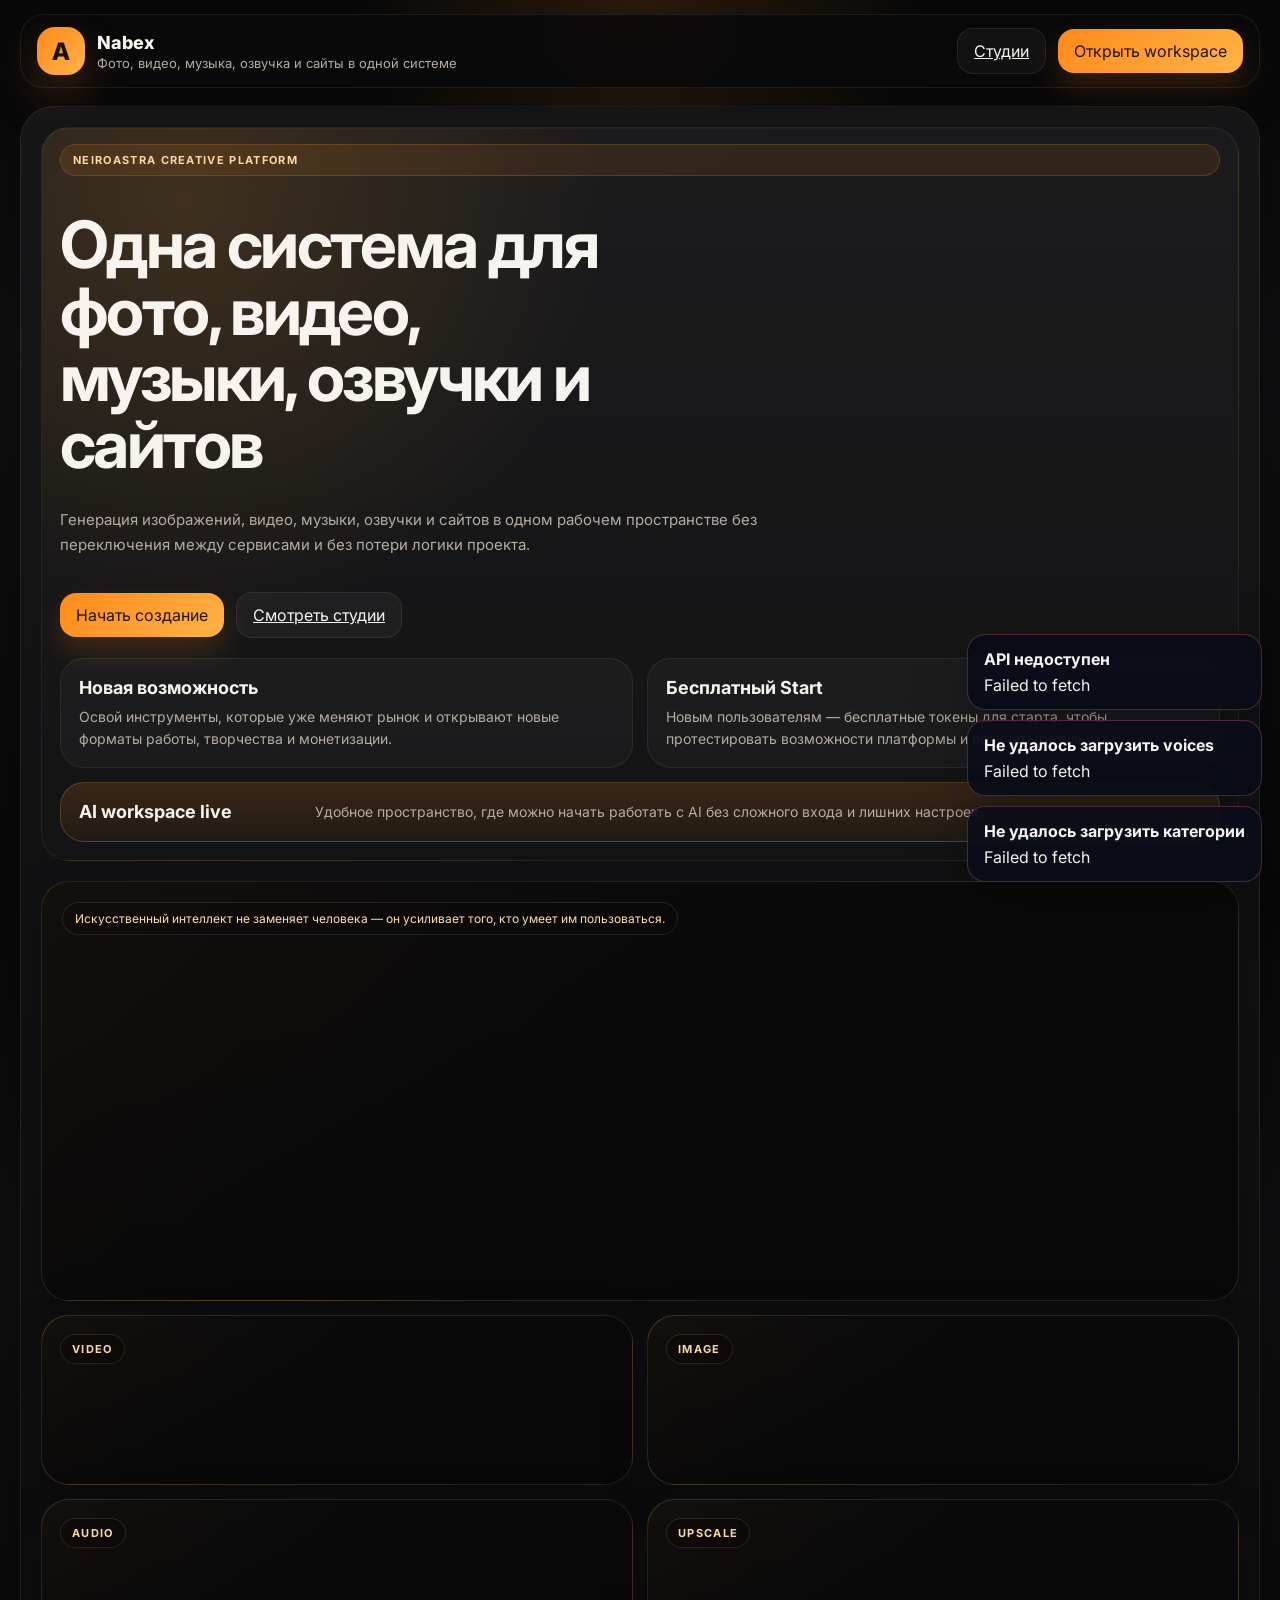
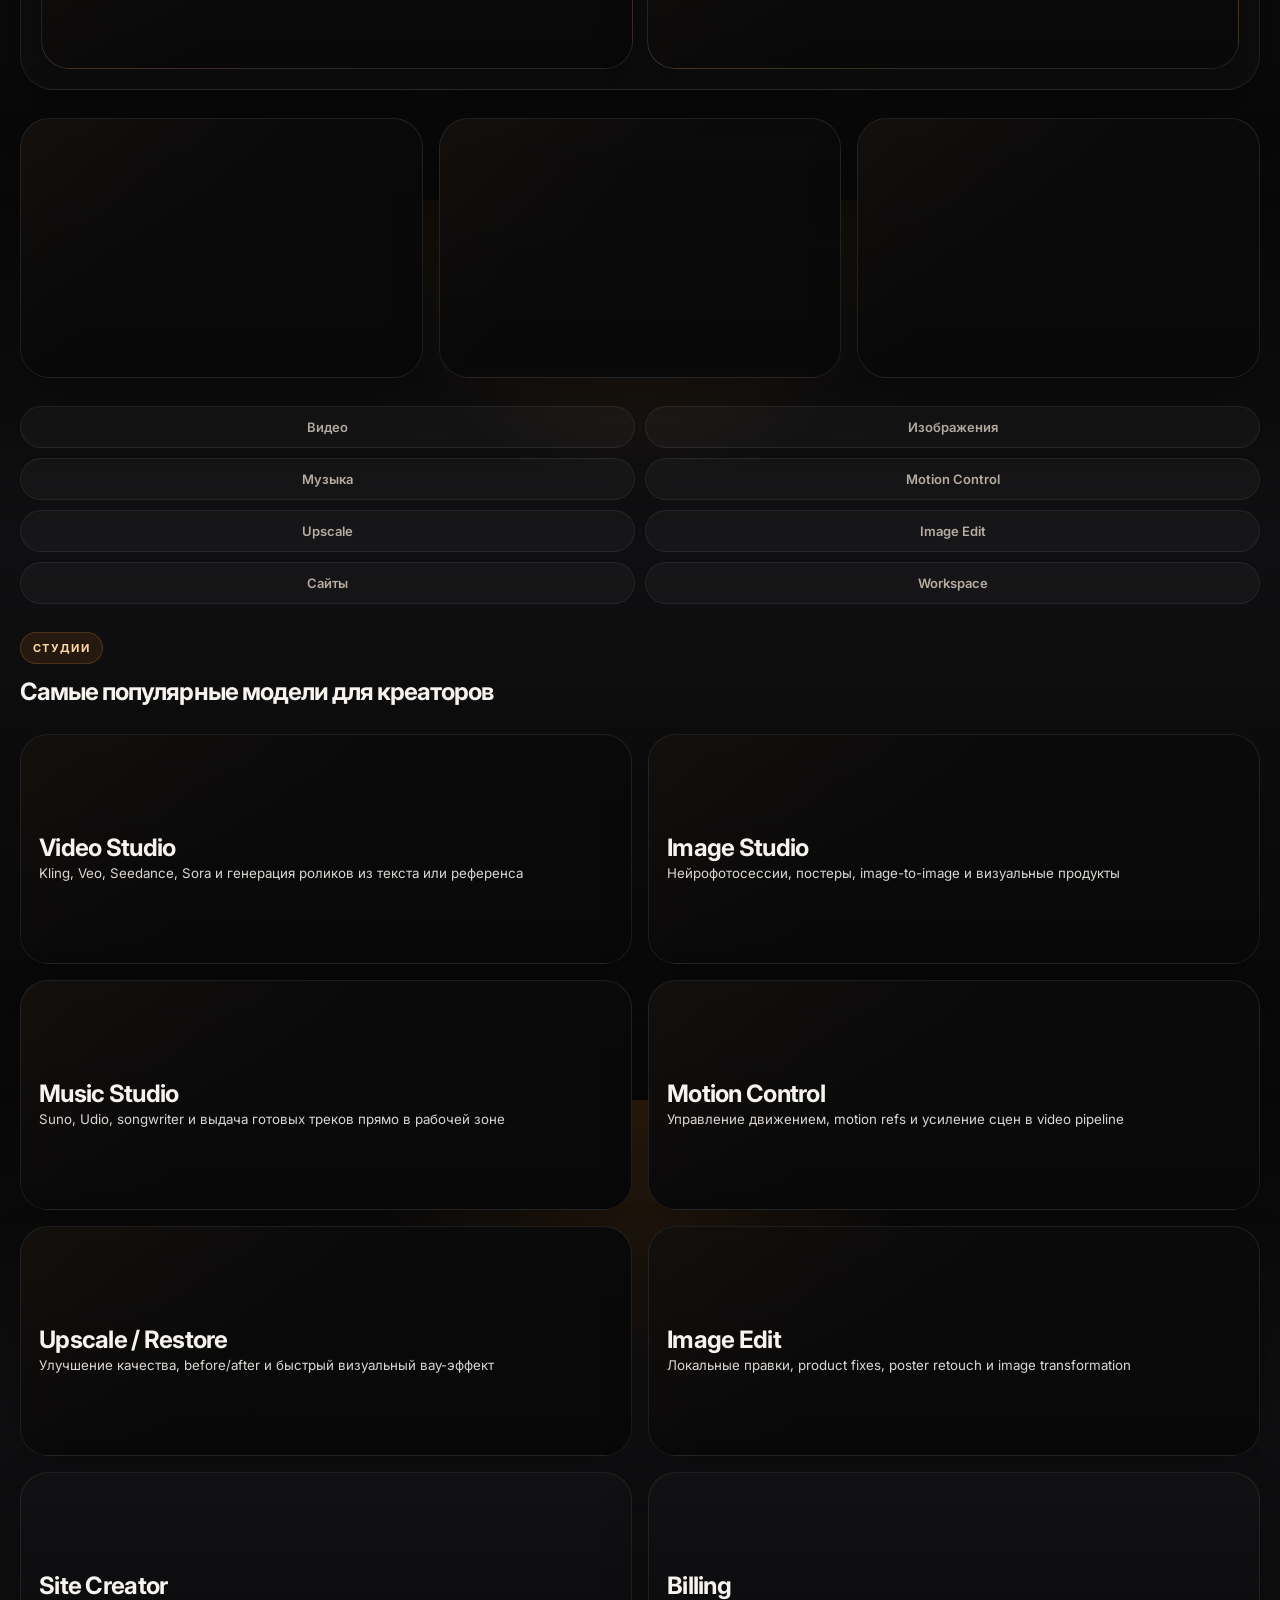
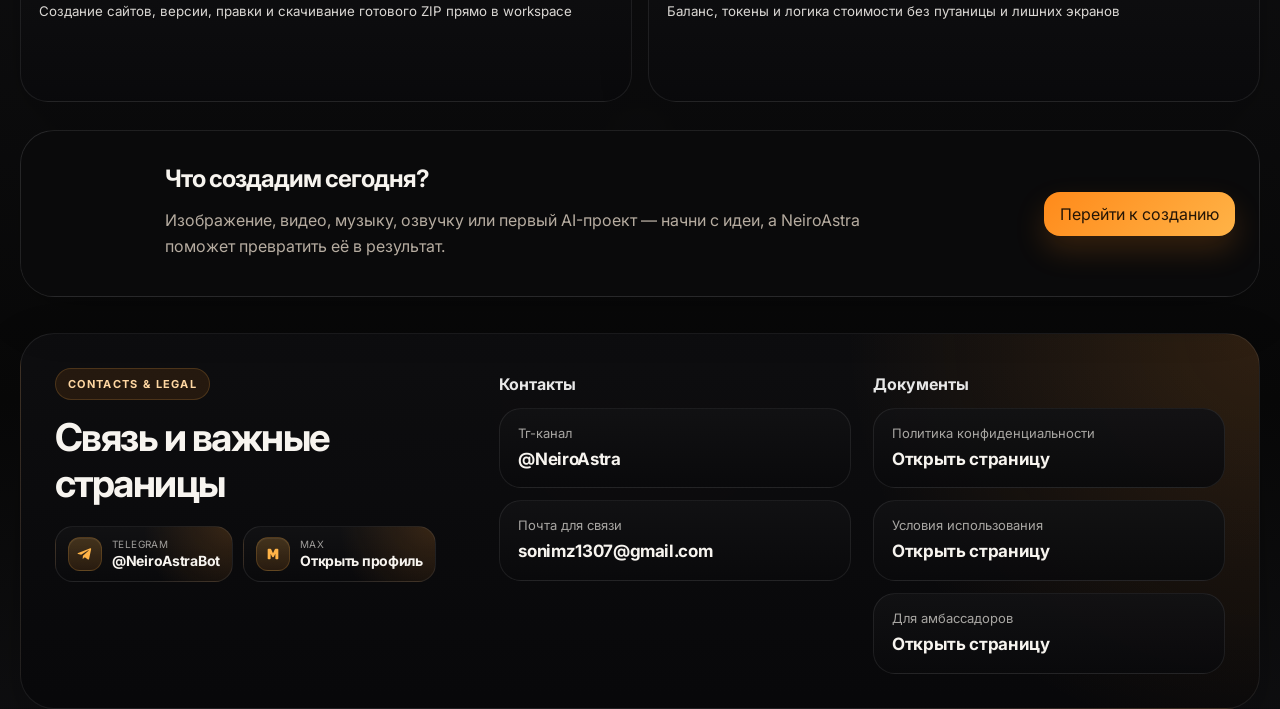
<file: web_workspace_frontend/index.html>
<!doctype html>
<html lang="ru">
<head>
  <meta charset="UTF-8" />
  <meta name="viewport" content="width=device-width, initial-scale=1.0" />
  <title>Nabex Workspace</title>
  <link rel="icon" type="image/png" sizes="32x32" href="./favicon.png" />
  <link rel="preconnect" href="https://fonts.googleapis.com">
  <link rel="preconnect" href="https://fonts.gstatic.com" crossorigin>
  <link href="https://fonts.googleapis.com/css2?family=Inter:wght@400;500;600;700;800&display=swap" rel="stylesheet">
  <link rel="stylesheet" href="./styles.css" />
  <script>
    (function () {
      try {
        if (window.matchMedia && window.matchMedia('(max-width: 900px)').matches) {
          document.documentElement.classList.add('mobile-device-boot');
          if (sessionStorage.getItem('nabex:mobileSplashSeen') === '1') {
            document.documentElement.classList.add('mobile-splash-seen');
          }
        }
      } catch (_) {}
    })();
  </script>
</head>
<body class="showcase-view">
  <div id="mobileSplashScreen" class="mobile-splash-screen" aria-hidden="true">
    <div class="mobile-splash-glow"></div>
    <div class="mobile-splash-card">
      <picture>
        <source srcset="./nabex-splash-logo.webp" type="image/webp" />
        <img class="mobile-splash-logo" src="./favicon.png" alt="Nabex" decoding="async" />
      </picture>
      <div class="mobile-splash-title">NABEX</div>
      <div class="mobile-splash-subtitle">AI Workspace</div>
    </div>
  </div>
  <header class="site-topbar">
    <div class="site-topbar__brand">
      <div class="site-mark">A</div>
      <div>
        <div class="site-title">Nabex</div>
        <div class="site-subtitle">Фото, видео, музыка, озвучка и сайты в одной системе</div>
      </div>
    </div>
    <div class="site-topbar__actions">
      <a href="#showcaseStudios" class="btn ghost">Студии</a>
      <button class="btn primary" data-action="open-workspace" data-studio="video">Открыть workspace</button>
    </div>
  </header>

  <main class="site-main">
    
    <section id="showcaseView" class="showcase-shell">
      <section class="showcase-hero">
        <div class="showcase-hero__copy">
          <span class="showcase-kicker">NeiroAstra Creative Platform</span>
          <h1>Одна система для фото, видео, музыки, озвучки и сайтов</h1>
          <p class="showcase-hero__lead">Генерация изображений, видео, музыки, озвучки и сайтов в одном рабочем пространстве без переключения между сервисами и без потери логики проекта.</p>
          <div class="showcase-hero__actions">
            <button class="btn primary" data-action="open-workspace" data-studio="video">Начать создание</button>
            <a href="#showcaseStudios" class="btn ghost">Смотреть студии</a>
          </div>
          <div class="showcase-metrics">
            <div class="metric-card">
              <strong>Новая возможность</strong>
              <span>Освой инструменты, которые уже меняют рынок и открывают новые форматы работы, творчества и монетизации.</span>
            </div>
            <div class="metric-card">
              <strong>Бесплатный Start</strong>
              <span>Новым пользователям — бесплатные токены для старта, чтобы протестировать возможности платформы и получить результат.</span>
            </div>
            <div class="metric-card metric-card--accent metric-card--wide">
              <strong id="landingStatusPill">Amber showcase live</strong>
              <span>Удобное пространство, где можно начать работать с AI без сложного входа и лишних настроек.</span>
            </div>
          </div>
        </div>

        <div class="showcase-hero__visual">
          <article class="hero-media hero-media--primary media-surface">
            <video class="showcase-video showcase-video--hero" data-autoplay-observe autoplay muted loop playsinline preload="metadata" src="https://storage.yandexcloud.net/astrabot-media-andre/main-video.mp4"></video>
            <div class="video-scrim"></div>
            <div class="hero-media__label">Искусственный интеллект не заменяет человека — он усиливает того, кто умеет им пользоваться.</div>
            <div class="hero-media__content">
              <span></span>
              <strong></strong>
            </div>
          </article>
          <div class="hero-stack">
            <article class="hero-stack-card hero-stack-card--video media-surface">
              <video class="showcase-video" data-autoplay-observe muted loop playsinline preload="none" src="https://storage.yandexcloud.net/astrabot-media-andre/VIDEO.mp4"></video>
              <div class="video-scrim"></div>
              <span>VIDEO</span>
              <strong></strong>
            </article>
            <article class="hero-stack-card hero-stack-card--image media-surface">
              <video class="showcase-video" data-autoplay-observe muted loop playsinline preload="none" src="https://storage.yandexcloud.net/astrabot-media-andre/Image.mp4"></video>
              <div class="video-scrim"></div>
              <span>IMAGE</span>
              <strong></strong>
            </article>
            <article class="hero-stack-card hero-stack-card--audio media-surface">
              <video class="showcase-video" data-autoplay-observe muted loop playsinline preload="none" src="https://storage.yandexcloud.net/astrabot-media-andre/AUDIO.mp4"></video>
              <div class="video-scrim"></div>
              <span>AUDIO</span>
              <strong></strong>
            </article>
            <article class="hero-stack-card hero-stack-card--site media-surface">
              <video class="showcase-video" data-autoplay-observe muted loop playsinline preload="none" src="https://storage.yandexcloud.net/astrabot-media-andre/upscale.mp4"></video>
              <div class="video-scrim"></div>
              <span>UPSCALE</span>
              <strong></strong>
            </article>
          </div>
        </div>
      </section>

      <section class="featured-strip">
        <button class="featured-card media-surface" data-action="open-workspace" data-studio="video">
          <video class="showcase-video" data-autoplay-observe muted loop playsinline preload="metadata" src="https://storage.yandexcloud.net/astrabot-media-andre/wizzgen-seedance-2-0-sound.mp4"></video>
          <div class="video-scrim"></div>
          
          <strong></strong>
          <small></small>
        </button>
        <button class="featured-card media-surface" data-action="open-workspace" data-studio="image">
          <video class="showcase-video" data-autoplay-observe muted loop playsinline preload="metadata" src="https://storage.yandexcloud.net/astrabot-media-andre/Nano%20Banana%202-6.mp4"></video>
          <div class="video-scrim"></div>
          
          <strong></strong>
          <small></small>
        </button>
        <button class="featured-card media-surface" data-action="open-workspace" data-studio="video">
          <video class="showcase-video" data-autoplay-observe muted loop playsinline preload="metadata" src="https://storage.yandexcloud.net/astrabot-media-andre/Kling%203.0-1.mp4"></video>
          <div class="video-scrim"></div>
          
          <strong></strong>
          <small></small>
        </button>
      </section>

      <section class="trust-strip">
        <span>Видео</span>
        <span>Изображения</span>
        <span>Музыка</span>
        <span>Motion Control</span>
        <span>Upscale</span>
        <span>Image Edit</span>
        <span>Сайты</span>
        <span>Workspace</span>
      </section>

      <section id="showcaseStudios" class="showcase-block">
        <div class="section-head">
          <div>
            <span class="section-kicker">Студии</span>
            <h2>Самые популярные модели для креаторов</h2>
          </div>
          <p></p>
        </div>
        <div class="showcase-studio-grid showcase-studio-grid--media">
          <button class="showcase-card showcase-card--video media-surface" data-action="open-workspace" data-studio="video">
            <video class="showcase-video" data-autoplay-observe muted loop playsinline preload="metadata" src="https://storage.yandexcloud.net/astrabot-media-andre/VIDEO.mp4"></video>
            <div class="video-scrim"></div>
            <span class="showcase-card__tag">VIDEO</span>
            <strong>Video Studio</strong>
            <small>Kling, Veo, Seedance, Sora и генерация роликов из текста или референса</small>
          </button>
          <button class="showcase-card showcase-card--image media-surface" data-action="open-workspace" data-studio="image">
            <video class="showcase-video" data-autoplay-observe muted loop playsinline preload="metadata" src="https://storage.yandexcloud.net/astrabot-media-andre/Image.mp4"></video>
            <div class="video-scrim"></div>
            <span class="showcase-card__tag">IMAGE</span>
            <strong>Image Studio</strong>
            <small>Нейрофотосессии, постеры, image-to-image и визуальные продукты</small>
          </button>
          <button class="showcase-card showcase-card--music media-surface" data-action="open-workspace" data-studio="music">
            <video class="showcase-video" data-autoplay-observe muted loop playsinline preload="metadata" src="https://storage.yandexcloud.net/astrabot-media-andre/AUDIO.mp4"></video>
            <div class="video-scrim"></div>
            <span class="showcase-card__tag">AUDIO</span>
            <strong>Music Studio</strong>
            <small>Suno, Udio, songwriter и выдача готовых треков прямо в рабочей зоне</small>
          </button>
          <button class="showcase-card showcase-card--voice media-surface" data-action="open-workspace" data-studio="voice">
            <video class="showcase-video" data-autoplay-observe muted loop playsinline preload="metadata" src="https://storage.yandexcloud.net/astrabot-media-andre/Motion-control.mp4"></video>
            <div class="video-scrim"></div>
            <span class="showcase-card__tag">MOTION</span>
            <strong>Motion Control</strong>
            <small>Управление движением, motion refs и усиление сцен в video pipeline</small>
          </button>
          <button class="showcase-card showcase-card--sites media-surface" data-action="open-workspace" data-studio="image">
            <video class="showcase-video" data-autoplay-observe muted loop playsinline preload="metadata" src="https://storage.yandexcloud.net/astrabot-media-andre/upscale.mp4"></video>
            <div class="video-scrim"></div>
            <span class="showcase-card__tag">UPSCALE</span>
            <strong>Upscale / Restore</strong>
            <small>Улучшение качества, before/after и быстрый визуальный вау-эффект</small>
          </button>
          <button class="showcase-card showcase-card--prompts media-surface" data-action="open-workspace" data-studio="image">
            <video class="showcase-video" data-autoplay-observe muted loop playsinline preload="metadata" src="https://storage.yandexcloud.net/astrabot-media-andre/image-edit-1.mp4"></video>
            <div class="video-scrim"></div>
            <span class="showcase-card__tag">EDIT</span>
            <strong>Image Edit</strong>
            <small>Локальные правки, product fixes, poster retouch и image transformation</small>
          </button>
          <button class="showcase-card showcase-card--history" data-action="open-workspace" data-studio="history">
            <span class="showcase-card__tag">SITE</span>
            <strong>Site Creator</strong>
            <small>Создание сайтов, версии, правки и скачивание готового ZIP прямо в workspace</small>
          </button>
          <button class="showcase-card showcase-card--billing" data-action="open-workspace" data-studio="billing">
            <span class="showcase-card__tag">TOKENS</span>
            <strong>Billing</strong>
            <small>Баланс, токены и логика стоимости без путаницы и лишних экранов</small>
          </button>
        </div>
      </section>

      <section class="spotlight-banner media-surface">
        <video class="showcase-video" data-autoplay-observe muted loop playsinline preload="metadata" src="https://storage.yandexcloud.net/astrabot-media-andre/Kling%203.0-1.mp4"></video>
        <div class="video-scrim"></div>
        <div>
          
          <h2>Что создадим сегодня?</h2>
          <p>Изображение, видео, музыку, озвучку или первый AI-проект — начни с идеи, а NeiroAstra поможет превратить её в результат.                             </p>
        </div>
        <button class="btn primary" data-action="open-workspace" data-studio="chat">Перейти к созданию</button>
      </section>
      <section class="site-footer-panel">
        <div class="site-footer-panel__grid">
          <div class="site-footer-panel__intro">
            <span class="section-kicker">Contacts & legal</span>
            <h2>Связь и важные страницы</h2>
            <p></p>
            <div class="site-footer-socials" aria-label="Социальные ссылки">
              <a class="site-social-link" href="https://t.me/NeiroAstraBot" target="_blank" rel="noopener noreferrer" aria-label="Telegram">
                <span class="site-social-link__icon" aria-hidden="true">
                  <svg viewBox="0 0 24 24" fill="none" xmlns="http://www.w3.org/2000/svg">
                    <path d="M21.2 4.8L18.1 19.35C17.87 20.38 17.28 20.63 16.41 20.16L11.71 16.69L9.44 18.88C9.19 19.13 8.99 19.33 8.51 19.33L8.85 14.56L17.53 6.71C17.91 6.37 17.45 6.18 16.94 6.52L6.2 13.28L1.57 11.83C0.57 11.52 0.55 10.83 1.78 10.35L19.87 3.38C20.71 3.07 21.45 3.58 21.2 4.8Z" fill="currentColor"/>
                  </svg>
                </span>
                <span class="site-social-link__meta">
                  <span class="site-social-link__label">Telegram</span>
                  <strong>@NeiroAstraBot</strong>
                </span>
              </a>
              <a class="site-social-link" href="https://max.ru/" target="_blank" rel="noopener noreferrer" aria-label="MAX">
                <span class="site-social-link__icon" aria-hidden="true">
                  <svg viewBox="0 0 24 24" fill="none" xmlns="http://www.w3.org/2000/svg">
                    <path d="M4 5.25C4 4.56 4.56 4 5.25 4H8.1C8.59 4 9.04 4.29 9.24 4.73L12 10.75L14.76 4.73C14.96 4.29 15.41 4 15.9 4H18.75C19.44 4 20 4.56 20 5.25V18.75C20 19.44 19.44 20 18.75 20H16.8C16.11 20 15.55 19.44 15.55 18.75V11.61L13.33 16.3C13.12 16.74 12.68 17.02 12.2 17.02H11.8C11.32 17.02 10.88 16.74 10.67 16.3L8.45 11.61V18.75C8.45 19.44 7.89 20 7.2 20H5.25C4.56 20 4 19.44 4 18.75V5.25Z" fill="currentColor"/>
                  </svg>
                </span>
                <span class="site-social-link__meta">
                  <span class="site-social-link__label">MAX</span>
                  <strong>Открыть профиль</strong>
                </span>
              </a>
            </div>
          </div>

          <div class="site-footer-panel__group">
            <h3>Контакты</h3>
            <div class="site-footer-links">
              <a class="site-footer-link" href="https://t.me/NeiroAstra" target="_blank" rel="noopener noreferrer">
                <span>Тг-канал</span>
                <strong>@NeiroAstra</strong>
              </a>
              
              <a class="site-footer-link" href="mailto:sonimz1307@gmail.com">
                <span>Почта для связи</span>
                <strong>sonimz1307@gmail.com</strong>
              </a>
            </div>
          </div>

          <div class="site-footer-panel__group">
            <h3>Документы</h3>
            <div class="site-footer-links">
              <a class="site-footer-link" href="./privacy.html">
                <span>Политика конфиденциальности</span>
                <strong>Открыть страницу</strong>
              </a>
              <a class="site-footer-link" href="./terms.html">
                <span>Условия использования</span>
                <strong>Открыть страницу</strong>
              </a>
              <a class="site-footer-link" href="./ambassadors.html">
                <span>Для амбассадоров</span>
                <strong>Открыть страницу</strong>
              </a>
            </div>
          </div>
        </div>
      </section>
    </section>


    <section id="workspaceSection" class="workspace-section">
      <div id="mobileWorkspaceChrome" class="mobile-workspace-chrome" aria-hidden="true">
        <header class="mobile-appbar">
          <button class="mobile-icon-btn" type="button" data-action="mobile-open-menu" aria-label="Открыть меню">☰</button>
          <div class="mobile-appbar__title">
            <strong id="mobileStudioTitle">Nabex</strong>
            <span id="mobileStudioSubtitle">Workspace</span>
          </div>
          <button id="mobileTopBalance" class="mobile-balance-pill" type="button" data-action="mobile-auth-entry" aria-label="Баланс">Войти</button>
        </header>

        <div id="mobileNavBackdrop" class="mobile-overlay-backdrop" data-action="mobile-close-overlays"></div>
        <aside id="mobileNavDrawer" class="mobile-nav-drawer" aria-label="Мобильное меню">
          <div class="mobile-drawer-head">
            <div>
              <strong>Nabex</strong>
              <span id="mobileDrawerBalance">Баланс: —</span>
            </div>
            <button class="mobile-icon-btn" type="button" data-action="mobile-close-overlays" aria-label="Закрыть меню">×</button>
          </div>
          <nav id="mobileStudioMenu" class="mobile-studio-menu"></nav>
          <div class="mobile-drawer-actions">
            <button class="btn ghost full" type="button" data-action="switch-studio" data-studio="profile">Профиль</button>
            <a class="btn outline full" href="./tariffs.html">Тарифы</a>
          </div>
        </aside>

        <div id="mobileSheetBackdrop" class="mobile-sheet-backdrop" data-action="mobile-close-sheet"></div>

        <nav class="mobile-bottom-bar" aria-label="Быстрые действия">
          <button class="mobile-bottom-item active" type="button" data-action="mobile-show-create">
            <span id="mobileCreateIcon">✦</span><strong id="mobileCreateLabel">— ток.</strong>
          </button>
          <button class="mobile-bottom-item" type="button" data-action="mobile-show-result">
            <span>▣</span><strong>Результат</strong>
          </button>
          <button class="mobile-bottom-item" type="button" data-action="mobile-open-history">
            <span>◷</span><strong>История</strong>
          </button>
          <button class="mobile-bottom-item" type="button" data-action="mobile-open-settings">
            <span>☰</span><strong>Настройки</strong>
          </button>
        </nav>
      </div>

      <div class="workspace-portal-head">
        <div>
          <span class="section-kicker">Nabex Workspace</span>
          <h2></h2>
          <p>Не нужно разбираться в десятках сервисов — в Nabex уже собраны инструменты для фото, видео, музыки и контента в одном месте. Реферальная система до 30% вывод на карты РФ</p>
        </div>
        <div class="workspace-portal-actions">
          <button class="btn ghost" data-action="show-showcase">Вернуться к витрине</button>
          <a class="btn outline" href="./tariffs.html">Тарифы</a>
          <button class="btn primary" type="button" data-action="login-placeholder">Войти</button>
        </div>
      </div>

      <div class="shell">
        <aside class="sidebar panel">
          <div class="brand">
            <div class="brand-mark">A</div>
            <div>
              <div class="brand-title">Nabex Workspace</div>
              <div class="brand-subtitle">Unified AI operating system</div>
            </div>
          </div>

          <nav class="studio-nav" id="studioNav"></nav>

          <div class="soft-panel sidebar-settings-card sidebar-balance-only-card">
            <div class="balance-block">
              <small>Баланс</small>
              <strong id="balanceValue">—</strong>
              <span id="balanceHint">вход через Telegram или по почте</span>
            </div>
          </div>
        </aside>

        <main class="stage">
          <section class="workspace-shell panel">
            <div class="workspace-topline">
              <div class="workspace-meta">
                <span class="meta-pill" id="metaStudio">Studio</span>
                <span class="meta-pill" id="metaProvider">Provider</span>
                <span class="meta-pill" id="metaModel">Model</span>
              </div>
              <div class="workspace-meta-right">
                <span class="meta-pill subtle" id="metaMode">Mode</span>
              </div>
            </div>

            <div id="workspaceBody" class="workspace-body"></div>
          </section>
        </main>

        <aside class="inspector panel">
          <div class="inspector-head">
            <div>
              <small class="eyebrow">Inspector</small>
              <h2>Параметры</h2>
            </div>
            <button id="resetStudioBtn" class="btn ghost small">Reset</button>
          </div>
          <div id="inspectorBody" class="inspector-body"></div>
        </aside>
      </div>
    </section>
  </main>

  <div id="toastStack" class="toast-stack"></div>
  <script src="./app.js"></script>
</body>
</html>
</file>
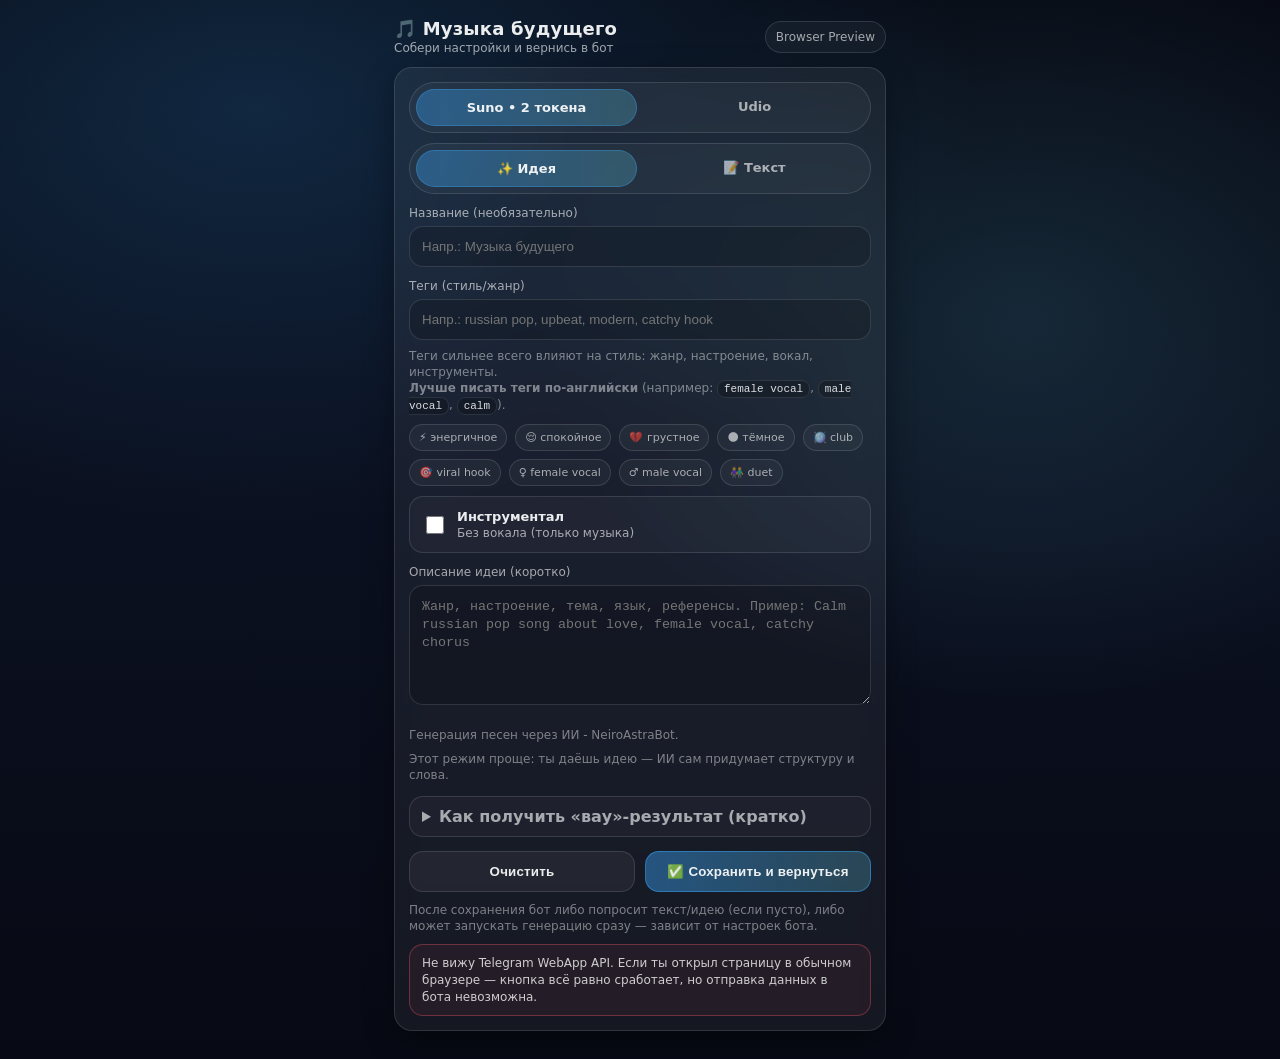
<file: webapp_music.html>
<!doctype html>
<html lang="ru">
<head>
  <meta charset="utf-8"/>
  <meta name="viewport" content="width=device-width, initial-scale=1, viewport-fit=cover"/>
  <title>Музыка будущего</title>

  <!-- ✅ Telegram WebApp SDK -->
  <script src="https://telegram.org/js/telegram-web-app.js"></script>

  <style>
    :root{
      --bg:#0b1020;
      --card:rgba(255,255,255,.06);
      --card2:rgba(255,255,255,.09);
      --text:rgba(255,255,255,.92);
      --muted:rgba(255,255,255,.62);
      --muted2:rgba(255,255,255,.45);
      --border:rgba(255,255,255,.12);
      --accent:#3aa8ff;
      --danger:#ff5a6a;
      --ok:#39d98a;
      --radius:18px;
      --shadow: 0 10px 30px rgba(0,0,0,.35);
    }
    *{box-sizing:border-box}
    body{
      margin:0;
      font-family: system-ui, -apple-system, Segoe UI, Roboto, Arial, sans-serif;
      color:var(--text);
      background: radial-gradient(1200px 700px at 20% 10%, rgba(58,168,255,.18), transparent 60%),
                  radial-gradient(900px 700px at 80% 30%, rgba(110,231,255,.12), transparent 55%),
                  linear-gradient(180deg, #070a14 0%, #0b1020 50%, #070a14 100%);
      min-height:100vh;
    }
    .wrap{
      padding:18px 14px 28px;
      max-width:520px;
      margin:0 auto;
    }
    .header{
      display:flex; align-items:center; justify-content:space-between;
      gap:10px; margin-bottom:12px;
    }
    .brand{display:flex; flex-direction:column; gap:2px;}
    .brand h1{font-size:18px; margin:0; letter-spacing:.2px;}
    .brand .sub{font-size:12px; color:var(--muted);}
    .pill{
      padding:8px 10px;
      border:1px solid var(--border);
      border-radius:999px;
      background:rgba(255,255,255,.04);
      color:var(--muted);
      font-size:12px;
      white-space:nowrap;
    }

    .card{
      background:var(--card);
      border:1px solid var(--border);
      border-radius:var(--radius);
      box-shadow:var(--shadow);
      padding:14px;
      margin-top:12px;
      backdrop-filter: blur(10px);
    }

    .tabs{
      display:flex; gap:8px;
      background:rgba(255,255,255,.04);
      border:1px solid var(--border);
      border-radius:999px;
      padding:6px;
    }
    .tab{
      flex:1;
      text-align:center;
      padding:10px 10px;
      border-radius:999px;
      cursor:pointer;
      user-select:none;
      font-weight:650;
      color:var(--muted);
      transition:.15s ease;
      font-size:13px;
    }
    .tab.active{
      background:linear-gradient(90deg, rgba(58,168,255,.35), rgba(110,231,255,.22));
      color:var(--text);
      border:1px solid rgba(58,168,255,.30);
    }

    label{
      display:block; font-size:12px; color:var(--muted);
      margin:12px 0 6px;
    }
    input[type="text"], textarea{
      width:100%;
      padding:12px 12px;
      border-radius:14px;
      border:1px solid var(--border);
      background:rgba(0,0,0,.16);
      color:var(--text);
      outline:none;
      transition:.15s ease;
    }
    textarea{min-height:120px; resize:vertical; line-height:1.35}
    input:focus, textarea:focus{
      border-color:rgba(58,168,255,.55);
      box-shadow:0 0 0 3px rgba(58,168,255,.14);
    }
    .hint{margin-top:8px; color:var(--muted2); font-size:12px; line-height:1.35;}

    .toggle{
      display:flex; align-items:center; gap:10px;
      margin-top:10px;
      padding:12px;
      border:1px solid var(--border);
      border-radius:14px;
      background:rgba(255,255,255,.03);
    }
    .toggle input{width:18px; height:18px}
    .toggle .ttext{display:flex; flex-direction:column; gap:2px}
    .toggle .ttext b{font-size:13px}
    .toggle .ttext span{font-size:12px; color:var(--muted)}

    .chips{display:flex; gap:8px; flex-wrap:wrap; margin-top:10px;}
    .chip{
      border:1px solid var(--border);
      background:rgba(255,255,255,.04);
      color:var(--text);
      border-radius:999px;
      padding:8px 10px;
      font-size:12px;
      cursor:pointer;
      user-select:none;
      transition:.12s ease;
    }
    .chip:hover{transform:translateY(-1px); border-color:rgba(58,168,255,.45)}
    .chip:active{transform:translateY(0px)}
    .chip.small{padding:6px 9px; font-size:11px; color:var(--muted)}
    .chip.on{
      background:linear-gradient(90deg, rgba(58,168,255,.28), rgba(110,231,255,.18));
      border-color:rgba(58,168,255,.55);
    }

    .actions{display:flex; gap:10px; margin-top:14px;}
    .btn{
      flex:1;
      border:1px solid var(--border);
      background:rgba(255,255,255,.05);
      color:var(--text);
      padding:12px 12px;
      border-radius:14px;
      cursor:pointer;
      font-weight:700;
      letter-spacing:.2px;
    }
    .btn.primary{
      background:linear-gradient(90deg, rgba(58,168,255,.42), rgba(110,231,255,.22));
      border-color:rgba(58,168,255,.45);
    }
    .btn:active{transform:translateY(1px)}
    .footer-note{margin-top:10px; font-size:12px; color:var(--muted2); line-height:1.35}

    details{
      margin-top:12px;
      border:1px solid var(--border);
      border-radius:14px;
      background:rgba(255,255,255,.03);
      padding:10px 12px;
    }
    details summary{cursor:pointer; font-weight:700; color:var(--muted); outline:none;}
    details .dcontent{margin-top:10px; color:var(--muted); font-size:12px; line-height:1.45;}
    code.inline{
      background:rgba(0,0,0,.22);
      border:1px solid rgba(255,255,255,.10);
      padding:2px 6px;
      border-radius:8px;
      font-size:11px;
      color:rgba(255,255,255,.85);
    }
    .warn{
      margin-top:10px;
      border:1px solid rgba(255,90,106,.35);
      background:rgba(255,90,106,.06);
      padding:10px 12px;
      border-radius:14px;
      font-size:12px;
      color:rgba(255,255,255,.78);
      line-height:1.4;
    }
    .ok{
      margin-top:10px;
      border:1px solid rgba(57,217,138,.35);
      background:rgba(57,217,138,.06);
      padding:10px 12px;
      border-radius:14px;
      font-size:12px;
      color:rgba(255,255,255,.78);
      line-height:1.4;
    }

    /* -----------------------------
       Guide modal (simple & native)
       ----------------------------- */
    .modal-backdrop{
      position:fixed;
      inset:0;
      background:rgba(0,0,0,.55);
      display:none;
      align-items:flex-end;
      justify-content:center;
      padding:14px 14px calc(14px + env(safe-area-inset-bottom));
      z-index:9999;
    }
    .modal{
      width:min(520px, 100%);
      max-height:85vh;
      background:rgba(12,16,32,.92);
      border:1px solid rgba(255,255,255,.14);
      border-radius:18px;
      box-shadow:0 14px 40px rgba(0,0,0,.55);
      overflow:hidden;
      backdrop-filter: blur(12px);
    }
    .modal-header{
      display:flex;
      align-items:center;
      justify-content:space-between;
      gap:10px;
      padding:12px 12px;
      border-bottom:1px solid rgba(255,255,255,.10);
      background:rgba(255,255,255,.03);
    }
    .modal-header b{font-size:14px}
    .icon-btn{
      border:1px solid rgba(255,255,255,.12);
      background:rgba(255,255,255,.06);
      color:rgba(255,255,255,.88);
      border-radius:12px;
      padding:8px 10px;
      cursor:pointer;
      font-weight:800;
      line-height:1;
    }
    .modal-body{
      padding:12px 12px 14px;
      overflow:auto;
      max-height:calc(85vh - 52px);
      color:rgba(255,255,255,.86);
      font-size:13px;
      line-height:1.45;
    }
    .modal-body h3{
      margin:10px 0 6px;
      font-size:13px;
      letter-spacing:.2px;
    }
    .modal-body .muted{
      color:rgba(255,255,255,.65);
      font-size:12px;
    }
    .modal-body .box{
      margin-top:10px;
      padding:10px 10px;
      border-radius:14px;
      border:1px solid rgba(255,255,255,.12);
      background:rgba(255,255,255,.04);
    }
    .modal-body ul{margin:8px 0 0 18px; padding:0;}
    .modal-body li{margin:6px 0;}
    .link-btn{
      display:inline-flex;
      align-items:center;
      gap:8px;
      margin-top:10px;
      padding:10px 12px;
      border-radius:14px;
      border:1px solid rgba(58,168,255,.35);
      background:linear-gradient(90deg, rgba(58,168,255,.22), rgba(110,231,255,.10));
      color:rgba(255,255,255,.92);
      cursor:pointer;
      font-weight:750;
    }

    /* --- UI fix for Telegram WebApp (tabs click & layout) --- */
    .tabs{ position:relative; z-index:20; }
    #ideaBlock, #lyricsBlock, #wrapTitle, #wrapTags, .toggle, .actions, .footer-note, details{ position:relative; z-index:1; }
    .tab{ pointer-events:auto; }
    
.seg{
  display:flex;
  gap:10px;
  margin-top:10px;
  flex-wrap:wrap;
}
.segbtn{
  flex:1 1 110px;
  padding:12px 14px;
  border-radius:14px;
  border:1px solid rgba(255,255,255,.18);
  background:rgba(255,255,255,.06);
  color:#fff;
  cursor:pointer;
  font-weight:750;
  transition:.15s;
}
.segbtn.active{
  background:rgba(255,255,255,.18);
  border-color:rgba(255,255,255,.35);
}
.hidden{ display:none !important; }

  </style>
</head>

<body>
  <div class="wrap">
    <div class="header">
      <div class="brand">
        <h1>🎵 Музыка будущего</h1>
        <div class="sub">Собери настройки и вернись в бот</div>
      </div>
      <div class="pill" id="tgBadge">Telegram WebApp</div>
    </div>

    <div class="card">
      <!-- AI selection (Suno / Udio) -->
      <div class="tabs" id="aiTabs" role="tablist" aria-label="AI" style="margin-bottom:10px; position:relative; z-index:20;">
        <div class="tab active" id="aiSuno" role="tab" aria-selected="true">Suno • 2 токена</div>
        <div class="tab" id="aiUdio" role="tab" aria-selected="false">Udio</div>
      </div>

      <div class="warn" id="aiNote" style="display:none; margin-top:10px;">
        Udio использует только <b>описание идеи</b>. Текст песни будет сгенерирован автоматически.
      </div>

      <div class="tabs" role="tablist" aria-label="Режим" style="position:relative; z-index:20;">
        <div class="tab active" id="tabIdea" role="tab" aria-selected="true">✨ Идея</div>
        <div class="tab" id="tabLyrics" role="tab" aria-selected="false">📝 Текст</div>
      </div>

      <div id="wrapTitle">
      <label for="title">Название (необязательно)</label>
      <input id="title" type="text" placeholder="Напр.: Музыка будущего"/>
      </div>

      <div id="wrapTags">
      <label for="tags">Теги (стиль/жанр)</label>
      <input id="tags" type="text" placeholder="Напр.: russian pop, upbeat, modern, catchy hook"/>
      <div class="hint">
        Теги сильнее всего влияют на стиль: жанр, настроение, вокал, инструменты.
        <br/><b>Лучше писать теги по-английски</b> (например: <code class="inline">female vocal</code>, <code class="inline">male vocal</code>, <code class="inline">calm</code>).
      </div>

      <div class="chips" id="moodChips">
        <div class="chip small" data-add="energetic">⚡ энергичное</div>
        <div class="chip small" data-add="calm">😌 спокойное</div>
        <div class="chip small" data-add="sad">💔 грустное</div>
        <div class="chip small" data-add="dark">🌑 тёмное</div>
        <div class="chip small" data-add="club">🪩 club</div>
        <div class="chip small" data-add="viral hook">🎯 viral hook</div>
        <div class="chip small" data-add="female vocal">♀️ female vocal</div>
        <div class="chip small" data-add="male vocal">♂️ male vocal</div>
        <div class="chip small" data-add="duet">👫 duet</div>
      </div>
      </div>

      <div class="toggle">
        <input id="instr" type="checkbox"/>
        <div class="ttext">
          <b>Инструментал</b>
          <span>Без вокала (только музыка)</span>
        </div>
      </div>

      <div id="ideaBlock">
        <label for="desc">Описание идеи (коротко)</label>
        <textarea id="desc" placeholder="Жанр, настроение, тема, язык, референсы. Пример: Calm russian pop song about love, female vocal, catchy chorus"></textarea>

        <div class="seg" style="margin-top:10px">
          <button id="btnOpenSongwriterIdea" data-open-songwriter="1" class="segbtn" type="button" style="flex:1 1 100%;">
            ✨ Придумать текст песни (GPT)
          </button>
        </div>
        <div class="hint" style="margin-top:8px">
          Генерация песен через ИИ - NeiroAstraBot.
        </div>

        <div class="hint">Этот режим проще: ты даёшь идею — ИИ сам придумает структуру и слова.</div>
      </div>

      <div id="lyricsBlock" style="display:none">
        <label for="lyrics">Текст песни (структура)</label>
        <textarea id="lyrics" placeholder="[Verse]
...
[Chorus]
..."></textarea>

        <div class="seg" style="margin-top:10px">
          <button id="btnOpenSongwriterLyrics" data-open-songwriter="1" class="segbtn" type="button" style="flex:1 1 100%;">
            ✨ Придумать текст песни (GPT)
          </button>
        </div>
        <div class="hint" style="margin-top:8px">
          Генерация песен через ИИ - NeiroAstraBot.
        </div>

        <div class="hint">
          Этот режим даёт больше контроля: ты сам задаёшь куплеты/припевы.
          <br/><b>Лучше пометки писать по-английски</b>: <code class="inline">[Verse]</code>, <code class="inline">[Chorus]</code>, <code class="inline">[Bridge]</code>.
        </div>
      </div>
      <details id="wrapGuide">
        <summary>Как получить «вау»-результат (кратко)</summary>
        <div class="dcontent">
          <b>1) Сначала теги.</b> 4–8 тегов — достаточно. Пример:
          <code class="inline">russian pop, modern, female vocal, calm, catchy hook</code><br/>
          <b>2) Потом 1–2 предложения идеи.</b> Тема + настроение + где звучит (club / tiktok / cinematic).<br/>
          <b>3) Если пишешь текст:</b> делай короткие строки, повторяй припев 2–3 раза, используй <code class="inline">[Chorus]</code>.
          <div>
            <button class="link-btn" id="btnOpenGuide" type="button">📖 Открыть полный гайд</button>
          </div>
        </div>
      </details>

      <div class="actions">
        <button class="btn" id="btnClear" type="button">Очистить</button>
        <button class="btn primary" id="btnSave" type="button">✅ Сохранить и вернуться</button>
      </div>

      <div class="footer-note">
        После сохранения бот либо попросит текст/идею (если пусто), либо может запускать генерацию сразу — зависит от настроек бота.
      </div>

      <div class="warn" id="warnTg" style="display:none">
        Не вижу Telegram WebApp API. Если ты открыл страницу в обычном браузере — кнопка всё равно сработает, но отправка данных в бота невозможна.
      </div>

      <div class="ok" id="okCopied" style="display:none">Готово ✅ Данные отправлены в бот.</div>
    </div>
  </div>

  <!-- Full guide modal -->
  <div class="modal-backdrop" id="guideBackdrop" aria-hidden="true">
    <div class="modal" role="dialog" aria-modal="true" aria-label="Гайд Suno">
      <div class="modal-header">
        <b>🎵 Полный гайд: как получить крутой трек</b>
        <button class="icon-btn" id="btnCloseGuide" type="button">✕</button>
      </div>
      <div class="modal-body">
        <div class="muted">
          Главное правило: <b>команды и пометки лучше писать по‑английски</b> — Suno понимает стабильнее.
          Текст песни можно писать на русском.
        </div>

        <div class="box">
          <h3>1) Режимы</h3>
          <ul>
            <li><b>✨ Идея</b> — ты описываешь песню (вайб/жанр/тема). ИИ сам придумает слова и структуру.</li>
            <li><b>📝 Текст</b> — ты даёшь готовые слова. ИИ подберёт музыку и вокал под твой текст.</li>
          </ul>
        </div>

        <div class="box">
          <h3>2) Теги (самое важное)</h3>
          <div class="muted">Пиши 4–8 тегов через запятую. Лучше по‑английски.</div>
          <ul>
            <li><b>Жанр/стиль:</b> <code class="inline">pop</code>, <code class="inline">rap</code>, <code class="inline">house</code>, <code class="inline">lofi</code>, <code class="inline">phonk</code></li>
            <li><b>Настроение:</b> <code class="inline">calm</code>, <code class="inline">sad</code>, <code class="inline">dark</code>, <code class="inline">energetic</code></li>
            <li><b>Голос:</b> <code class="inline">female vocal</code>, <code class="inline">male vocal</code>, <code class="inline">duet</code></li>
            <li><b>Хук:</b> <code class="inline">catchy hook</code>, <code class="inline">viral hook</code></li>
          </ul>
          <div class="muted">Пример: <code class="inline">russian pop, modern, female vocal, calm, catchy hook</code></div>
        </div>

        <div class="box">
          <h3>3) Как выделить припев</h3>
          <div class="muted">Самый надёжный способ — секции в квадратных скобках:</div>
          <div class="box" style="margin-top:8px">
            <code class="inline">[Verse]</code> — куплет<br/>
            <code class="inline">[Chorus]</code> — припев (повтори 2–3 раза)<br/>
            <code class="inline">[Bridge]</code> — бридж (переход)
          </div>
          <div class="muted" style="margin-top:8px">
            Можно по‑русски (“Куплет/Припев”), но это менее стабильно.
          </div>
        </div>

        <div class="box">
          <h3>4) Мужской / женский голос / дуэт</h3>
          <ul>
            <li><b>Женский:</b> добавь <code class="inline">female vocal</code></li>
            <li><b>Мужской:</b> добавь <code class="inline">male vocal</code></li>
            <li><b>Дуэт:</b> добавь <code class="inline">duet</code> и/или пометь секции: <code class="inline">[Verse - Male Vocal]</code>, <code class="inline">[Chorus - Duet]</code></li>
          </ul>
        </div>

        <div class="box">
          <h3>5) Если “не то получилось”</h3>
          <ul>
            <li>Упрости теги (убери лишнее), оставь 4–8.</li>
            <li>Сделай припев короче и повтори 2–3 раза.</li>
            <li>Добавь/уточни голос: <code class="inline">female vocal</code> или <code class="inline">male vocal</code>.</li>
            <li>Сгенерируй ещё раз — это нормально.</li>
          </ul>
        </div>

        <button class="link-btn" id="btnCloseGuide2" type="button">✅ Понятно, закрыть</button>
      </div>
    </div>
  </div>


  <!-- Songwriter (GPT) modal -->
  <div class="modal-backdrop" id="songwriterBackdrop" aria-hidden="true">
    <div class="modal" role="dialog" aria-modal="true" aria-label="Помощник по тексту песни">
      <div class="modal-header">
        <b>✨ Помощник: текст песни (GPT)</b>
        <button class="icon-btn" id="btnCloseSongwriter" type="button">✕</button>
      </div>
      <div class="modal-body">
        <div class="muted">
          Здесь мини‑чат: отвечай на вопросы, проси варианты, правки, рифмы. Когда будет готово — нажми «Вставить в поле».
        </div>

        <div class="box" style="margin-top:12px;">
          <div id="songwriterMsgs" style="max-height:320px; overflow:auto; padding:10px; border-radius:14px; background:rgba(255,255,255,.05); border:1px solid rgba(255,255,255,.12);"></div>

          <div style="margin-top:10px; display:flex; gap:10px; align-items:flex-end; flex-wrap:wrap;">
            <textarea id="songwriterInput" placeholder="Напиши ответ или запрос (например: 'припев более цепляющий', 'сделай второй куплет', 'рифмуй на ...')" style="flex:1 1 220px; min-height:84px;"></textarea>
            <button id="btnSongwriterSend" class="btn" type="button" style="flex:0 0 auto;">Отправить</button>
          </div>

          <div class="seg" style="margin-top:10px">
            <button id="btnSongwriterInsert" class="segbtn" type="button" style="flex:1 1 180px;">📌 Вставить в поле текста</button>
            <button id="btnSongwriterReset" class="segbtn" type="button" style="flex:1 1 180px;">🔄 Сбросить диалог</button>
          </div>

          <div class="hint" style="margin-top:8px">
            Подсказка: сразу укажи жанр/настроение/язык/кому песня/ключевые слова. Если нужен формат — попроси: <code class="inline">[Verse]</code> / <code class="inline">[Chorus]</code> / <code class="inline">[Bridge]</code>.
          </div>
        </div>
      </div>
    </div>
  </div>


  <script>
    // -----------------------------
    // Telegram init (устойчивый)
    // -----------------------------
    const tgBadge = document.getElementById('tgBadge');
    const warnTg = document.getElementById('warnTg');
    const okCopied = document.getElementById('okCopied');

    function getTg(){
      return (window.Telegram && window.Telegram.WebApp) ? window.Telegram.WebApp : null;
    }

    function initTelegram(){
      const t = getTg();
      if (!t) {
        tgBadge.textContent = "Browser Preview";
        warnTg.style.display = "block";
        return null;
      }
      warnTg.style.display = "none";
      tgBadge.textContent = "Telegram WebApp";
      try { t.ready(); } catch(e){}
      try { t.expand(); } catch(e){}
      return t;
    }

    // In some clients object appears not instantly
    let tg = initTelegram();
    if (!tg) setTimeout(() => { tg = initTelegram(); }, 150);
    if (!tg) setTimeout(() => { tg = initTelegram(); }, 350);

    // -----------------------------
    // AI selection (Suno / Udio)
    // -----------------------------
    let ai = localStorage.getItem("music_ai") || "suno"; // default suno
    let provider = "sunoapi"; // всегда SunoAPI по умолчанию
    try { localStorage.setItem("music_provider", "sunoapi"); } catch(e){}
    const aiSuno = document.getElementById('aiSuno');
    const aiUdio = document.getElementById('aiUdio');
    const aiNote = document.getElementById('aiNote');

    const wrapTitle = document.getElementById('wrapTitle');
    const wrapTags = document.getElementById('wrapTags');
    const wrapGuide = document.getElementById('wrapGuide');

    function forceReflow(){ try { document.body.offsetHeight; } catch(e){} }




function setAI(v){
      ai = v;
      localStorage.setItem("music_ai", v);

      const isSuno = (v === "suno");
  // GPT Songwriter: для Udio скрываем кнопку "Вставить" (у Udio нет режима "Текст")
  const _btnInsert = document.getElementById("btnSongwriterInsert");
  if (_btnInsert){
    if (v === "udio"){
      _btnInsert.style.display = "none";
    } else {
      _btnInsert.style.display = "";
    }
  }

      aiSuno.classList.toggle('active', isSuno);
      aiUdio.classList.toggle('active', !isSuno);
      aiSuno.setAttribute('aria-selected', isSuno ? 'true' : 'false');
      aiUdio.setAttribute('aria-selected', !isSuno ? 'true' : 'false');

      if (!isSuno){
        wrapTitle.classList.add('hidden');
        wrapTags.classList.add('hidden');
        wrapGuide.classList.add('hidden');

        tabLyrics.classList.add('hidden');
        setMode("idea");
      try { document.body.offsetHeight; } catch(e) {}
      requestAnimationFrame(() => { try { document.body.offsetHeight; } catch(e) {} });
        aiNote.style.display = "block";
      } else {
        wrapTitle.classList.remove('hidden');
        wrapTags.classList.remove('hidden');
        wrapGuide.classList.remove('hidden');

        tabLyrics.classList.remove('hidden');
        aiNote.style.display = "none";
      }
      refreshSongwriterOpenButtons();
      forceReflow();
      requestAnimationFrame(forceReflow);
    }

    aiSuno.addEventListener('click', () => setAI("suno"));
    aiUdio.addEventListener('click', () => setAI("udio"));


    // -----------------------------
    // Tabs
    // -----------------------------
    let mode = "idea";

// Показываем кнопку GPT-текстовика только когда выбран Suno И режим "Текст"
function refreshSongwriterOpenButtons(){
  const show = (ai === "suno" && mode === "lyrics");
  document.querySelectorAll('[data-open-songwriter="1"]').forEach((b) => {
    b.style.display = show ? "" : "none";
  });
}
 // idea | lyrics
    const tabIdea = document.getElementById('tabIdea');
    const tabLyrics = document.getElementById('tabLyrics');
    const ideaBlock = document.getElementById('ideaBlock');
    const lyricsBlock = document.getElementById('lyricsBlock');

    function setMode(m){
      mode = m;
      const isIdea = (m === "idea");
      tabIdea.classList.toggle('active', isIdea);
      tabLyrics.classList.toggle('active', !isIdea);
      tabIdea.setAttribute('aria-selected', isIdea ? 'true' : 'false');
      tabLyrics.setAttribute('aria-selected', !isIdea ? 'true' : 'false');
      ideaBlock.style.display = isIdea ? 'block' : 'none';
      lyricsBlock.style.display = isIdea ? 'none' : 'block';
      refreshSongwriterOpenButtons();
      try { document.body.offsetHeight; } catch(e) {}
      requestAnimationFrame(() => { try { document.body.offsetHeight; } catch(e) {} });
    }
    tabIdea.addEventListener('click', () => setMode("idea"));
    tabLyrics.addEventListener('click', () => setMode("lyrics"));

    // Apply AI UI on load
    setAI(ai);

    // -----------------------------
    // Chips -> add to tags
    // -----------------------------
    const tagsEl = document.getElementById('tags');
    document.getElementById('moodChips').addEventListener('click', (e) => {
      const chip = e.target.closest('.chip');
      if(!chip) return;
      const add = (chip.dataset.add || "").trim();
      if(!add) return;

      chip.classList.toggle('on');
      const parts = tagsEl.value.split(',').map(s=>s.trim()).filter(Boolean);
      const low = parts.map(p=>p.toLowerCase());
      const has = low.includes(add.toLowerCase());

      if (chip.classList.contains('on') && !has){
        parts.push(add);
      }
      if (!chip.classList.contains('on') && has){
        const idx = low.indexOf(add.toLowerCase());
        if (idx >= 0) parts.splice(idx, 1);
      }
      tagsEl.value = parts.join(', ');
    });

    // -----------------------------
    // Guide modal
    // -----------------------------
    const guideBackdrop = document.getElementById('guideBackdrop');
    const btnOpenGuide = document.getElementById('btnOpenGuide');
    const btnCloseGuide = document.getElementById('btnCloseGuide');
    const btnCloseGuide2 = document.getElementById('btnCloseGuide2');

    function openGuide(){
      guideBackdrop.style.display = 'flex';
      guideBackdrop.setAttribute('aria-hidden', 'false');
      // prevent background scroll
      document.body.style.overflow = 'hidden';
    }
    function closeGuide(){
      guideBackdrop.style.display = 'none';
      guideBackdrop.setAttribute('aria-hidden', 'true');
      document.body.style.overflow = '';
    }

    btnOpenGuide.addEventListener('click', openGuide);
    btnCloseGuide.addEventListener('click', closeGuide);
    btnCloseGuide2.addEventListener('click', closeGuide);
    guideBackdrop.addEventListener('click', (e) => {
      if (e.target === guideBackdrop) closeGuide();
    });

    // close on ESC (desktop)
    document.addEventListener('keydown', (e) => {
      if (e.key === 'Escape' && guideBackdrop.style.display === 'flex') closeGuide();
    });

    // -----------------------------
    // Build payload for bot
    // -----------------------------
    function buildPayload(){
      const title = document.getElementById('title').value.trim();
      const tags = tagsEl.value.trim();
      const make_instrumental = document.getElementById('instr').checked;
      const desc = document.getElementById('desc').value.trim();
      const lyrics = document.getElementById('lyrics').value.trim();

      const payload = {
        type: "music_settings",
        feature: "music_future",
        ai: ai,                 // "suno" | "udio"
        mode: mode,             // "idea" | "lyrics"
        title: title || "",
        tags: tags || "",
        make_instrumental: !!make_instrumental,
        provider: (ai === "suno" ? "sunoapi" : "piapi")
      };

      if (mode === "idea") {
        payload.gpt_description_prompt = desc || "";
      } else {
        payload.prompt = lyrics || "";
      }
      return payload;
    }

    // -----------------------------
    // Save -> sendData -> close
    // -----------------------------
    document.getElementById('btnSave').addEventListener('click', () => {
      const payload = buildPayload();
      const dataStr = JSON.stringify(payload);

      // try get tg right before send (late init)
      const t = tg || initTelegram();

      if (t) {
        try {
          t.sendData(dataStr);
          okCopied.textContent = "Готово ✅ Данные отправлены в бот.";
          okCopied.style.display = "block";
          setTimeout(() => { try { t.close(); } catch(e){} }, 250);
          return;
        } catch(e) {
          // fallback below
        }
      }

      // Browser fallback: copy to clipboard
      if (navigator.clipboard && navigator.clipboard.writeText) {
        navigator.clipboard.writeText(dataStr).then(() => {
          okCopied.textContent = "Скопировано в буфер ✅ (открыто в браузере)";
          okCopied.style.display = "block";
        }).catch(() => {
          alert(dataStr);
        });
      } else {
        alert(dataStr);
      }
    });

    document.getElementById('btnClear').addEventListener('click', () => {
      document.getElementById('title').value = "";
      document.getElementById('tags').value = "";
      document.getElementById('instr').checked = false;
      document.getElementById('desc').value = "";
      document.getElementById('lyrics').value = "";
      document.querySelectorAll('.chip.on').forEach(c=>c.classList.remove('on'));
      setMode("idea");
      okCopied.style.display = "none";
      closeGuide();
    });
  
    // -----------------------------
    // Songwriter (GPT) modal logic
    // -----------------------------
    const songwriterBackdrop = document.getElementById('songwriterBackdrop');
    const btnCloseSongwriter = document.getElementById('btnCloseSongwriter');
    const songwriterMsgs = document.getElementById('songwriterMsgs');
    const songwriterInput = document.getElementById('songwriterInput');
    const btnSongwriterSend = document.getElementById('btnSongwriterSend');
    const btnSongwriterInsert = document.getElementById('btnSongwriterInsert');
    const btnSongwriterReset = document.getElementById('btnSongwriterReset');

    // history for API: [{role:"user|assistant", content:"..."}]
    let songwriterHistory = [];

    function _escapeHtml(s){
      return (s || "")
        .replaceAll("&","&amp;")
        .replaceAll("<","&lt;")
        .replaceAll(">","&gt;")
        .replaceAll('"',"&quot;")
        .replaceAll("'","&#039;");
    }

    function _appendMsg(role, text){
      const wrap = document.createElement('div');
      wrap.style.margin = '8px 0';
      wrap.style.display = 'flex';
      wrap.style.justifyContent = (role === 'user') ? 'flex-end' : 'flex-start';

      const bubble = document.createElement('div');
      bubble.style.maxWidth = '92%';
      bubble.style.padding = '10px 10px';
      bubble.style.borderRadius = '14px';
      bubble.style.border = '1px solid rgba(255,255,255,.12)';
      bubble.style.whiteSpace = 'pre-wrap';
      bubble.style.lineHeight = '1.35';
      bubble.style.background = (role === 'user')
        ? 'linear-gradient(90deg, rgba(58,168,255,.25), rgba(110,231,255,.12))'
        : 'rgba(255,255,255,.06)';

      bubble.innerHTML = _escapeHtml(text);

      wrap.appendChild(bubble);
      songwriterMsgs.appendChild(wrap);
      songwriterMsgs.scrollTop = songwriterMsgs.scrollHeight;
    }

    function _seedIfEmpty(){
      if (songwriterHistory.length === 0 && songwriterMsgs.childElementCount === 0){
        const seed =
          "Привет! Давай быстро соберём вводные.\n" +
          "1) Жанр/стиль? 2) Настроение? 3) Язык? 4) Кому/о чём песня?\n" +
          "Можешь ответить одним сообщением.";
        _appendMsg('assistant', seed);
        songwriterHistory.push({role:'assistant', content: seed});
      }
    }

    function openSongwriter(){
      songwriterBackdrop.style.display = 'flex';
      songwriterBackdrop.setAttribute('aria-hidden', 'false');
      document.body.style.overflow = 'hidden';
      _seedIfEmpty();
      setTimeout(() => { try { songwriterInput.focus(); } catch(e){} }, 80);
    }

    function closeSongwriter(){
      songwriterBackdrop.style.display = 'none';
      songwriterBackdrop.setAttribute('aria-hidden', 'true');
      document.body.style.overflow = '';
    }

    // bind open buttons (both idea + lyrics)
    document.querySelectorAll('[data-open-songwriter="1"]').forEach(btn => {
      btn.addEventListener('click', openSongwriter);
    });

    btnCloseSongwriter.addEventListener('click', closeSongwriter);
    songwriterBackdrop.addEventListener('click', (e) => {
      if (e.target === songwriterBackdrop) closeSongwriter();
    });

    // close on ESC (desktop)
    document.addEventListener('keydown', (e) => {
      if (e.key === 'Escape' && songwriterBackdrop.style.display === 'flex') closeSongwriter();
    });

    function _currentContext(){
      const title = document.getElementById('title').value.trim();
      const tags = (tagsEl.value || "").trim();
      const make_instrumental = document.getElementById('instr').checked;

      return {
        language: null,
        genre: tags || null,
        mood: null,
        references: (title ? `Название/тема: ${title}` : null) + (make_instrumental ? " | Инструментал (без вокала)" : "")
      };
    }

    async function _callSongwriterApi(text){
      const ctx = _currentContext();
      const payload = {
        text: text,
        history: songwriterHistory,
        language: ctx.language,
        genre: ctx.genre,
        mood: ctx.mood,
        references: ctx.references
      };

      const resp = await fetch("/api/songwriter_lyrics", {
        method: "POST",
        headers: {"Content-Type": "application/json"},
        body: JSON.stringify(payload)
      });

      if (!resp.ok){
        const t = await resp.text();
        throw new Error(`HTTP ${resp.status}: ${t}`);
      }
      return await resp.json();
    }

    function _setSongwriterBusy(isBusy){
      btnSongwriterSend.disabled = !!isBusy;
      btnSongwriterInsert.disabled = !!isBusy;
      btnSongwriterReset.disabled = !!isBusy;
      btnSongwriterSend.textContent = isBusy ? "..." : "Отправить";
    }

    async function sendSongwriter(){
      const text = (songwriterInput.value || "").trim();
      if (!text) return;

      songwriterInput.value = "";
      _appendMsg('user', text);
      songwriterHistory.push({role:'user', content:text});

      _setSongwriterBusy(true);
      try{
        const data = await _callSongwriterApi(text);
        const ans = (data && data.answer) ? String(data.answer) : "Пустой ответ";
        _appendMsg('assistant', ans);
        songwriterHistory.push({role:'assistant', content: ans});
      }catch(err){
        const msg = "Ошибка при запросе к GPT. Проверь соединение/сервер.\n" + String(err);
        _appendMsg('assistant', msg);
        songwriterHistory.push({role:'assistant', content: msg});
      }finally{
        _setSongwriterBusy(false);
      }
    }

    btnSongwriterSend.addEventListener('click', sendSongwriter);
    songwriterInput.addEventListener('keydown', (e) => {
      // Ctrl+Enter to send (desktop)
      if (e.key === 'Enter' && (e.ctrlKey || e.metaKey)){
        e.preventDefault();
        sendSongwriter();
      }
    });

    function _getLastAssistantText(){
      for (let i = songwriterHistory.length - 1; i >= 0; i--){
        const m = songwriterHistory[i];
        if (m && m.role === 'assistant' && m.content) return String(m.content);
      }
      return "";
    }

    // UX decision: GPT generates lyrics; insert switches to "Текст" mode and fills #lyrics
    btnSongwriterInsert.addEventListener('click', () => {
  if (ai === "udio"){
    _appendMsg('assistant', "Для Udio режим 'Текст' недоступен — используй отправку результата в описании (Идея) или переключись на Suno.");
    return;
  }

      const last = _getLastAssistantText().trim();
      if (!last){
        _appendMsg('assistant', "Пока нечего вставлять. Сначала получи текст от GPT 🙂");
        return;
      }
      try { setMode("lyrics"); } catch(e) {}
      const lyr = document.getElementById('lyrics');
      if (lyr){
        if (lyr.value && lyr.value.trim()){
          lyr.value = (lyr.value.trim() + "\n\n" + last).trim();
        } else {
          lyr.value = last;
        }
        try { lyr.scrollTop = 0; } catch(e){}
        try { lyr.focus(); } catch(e){}
      }
      closeSongwriter();
    });

    btnSongwriterReset.addEventListener('click', () => {
      songwriterHistory = [];
      songwriterMsgs.innerHTML = "";
      const seed =
        "Ок, начнём заново. Ответь:\n" +
        "1) жанр/стиль 2) настроение 3) язык 4) тема/кому песня.\n" +
        "Можно одним сообщением.";
      _appendMsg('assistant', seed);
      songwriterHistory.push({role:'assistant', content: seed});
      try { songwriterInput.focus(); } catch(e){}
    });

</script>
</body>
</html>
</file>
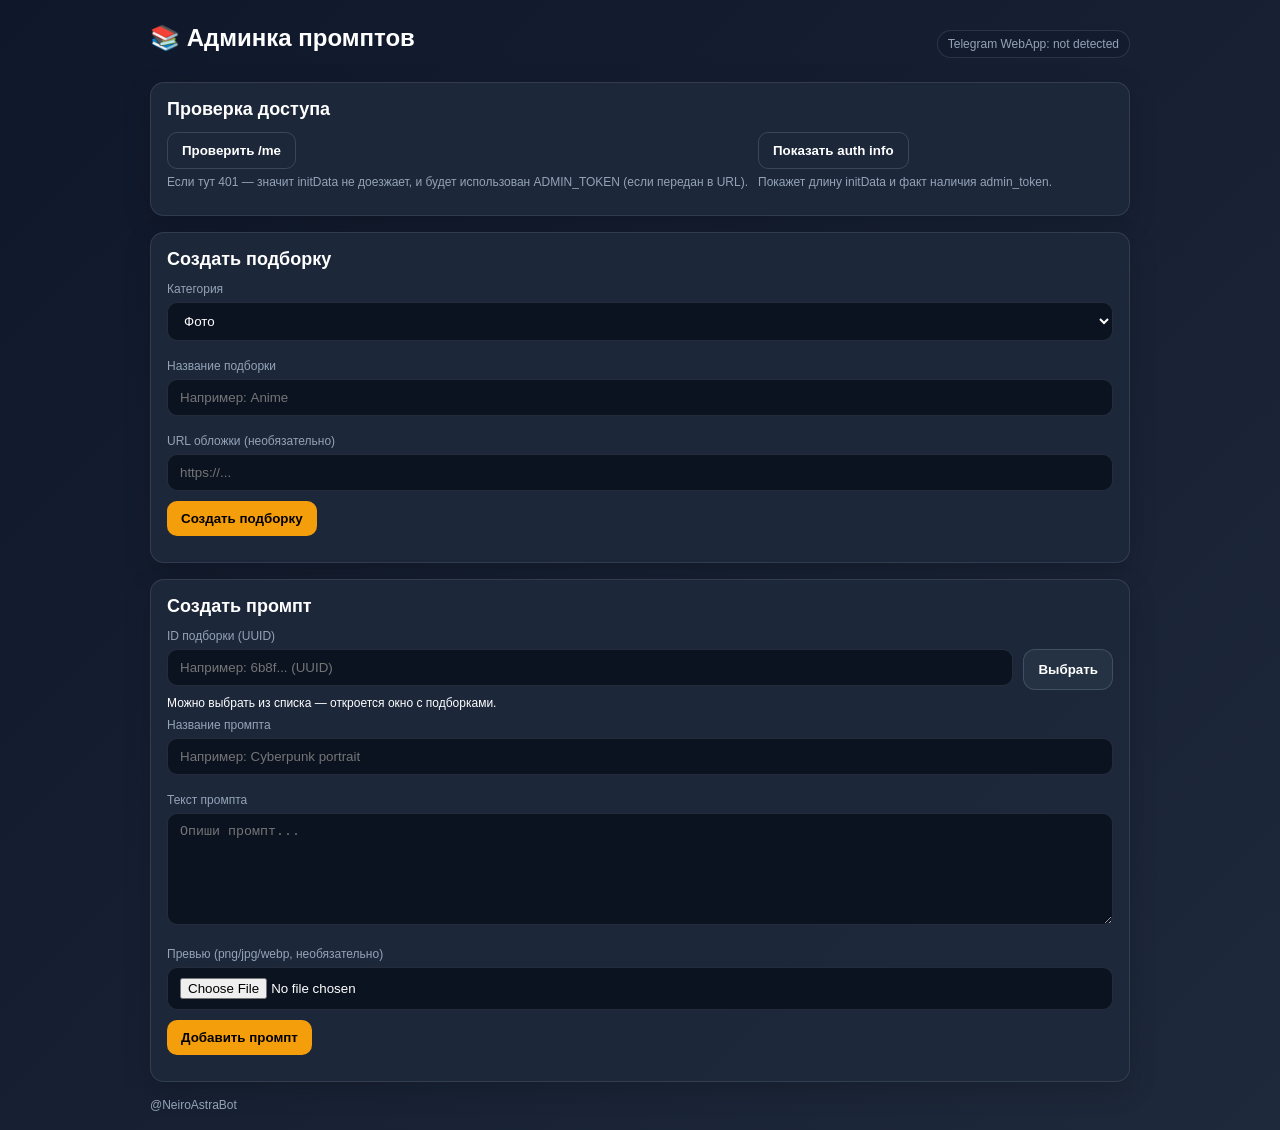
<file: webapp_prompts_admin.html>
<!DOCTYPE html>
<html lang="ru">
<head>
  <meta charset="UTF-8" />
  <meta name="viewport" content="width=device-width, initial-scale=1.0" />
  <title>AstraBot • Админка Промптов</title>
  <script src="https://telegram.org/js/telegram-web-app.js"></script>
  <style>
    :root{
      --bg1:#0f172a;
      --bg2:#1e293b;
      --field:#0b1220;
      --text:#ffffff;
      --muted:#94a3b8;
      --ok:#22c55e;
      --err:#ef4444;
      --accent:#f59e0b;
    }
    body{margin:0;font-family:Arial,sans-serif;background:linear-gradient(135deg,var(--bg1),var(--bg2));color:var(--text);}
    .container{max-width:980px;margin:0 auto;padding:18px;}
    h1{margin:6px 0 18px;font-size:24px;}
    h2{margin:0 0 12px;font-size:18px;}
    .block{background:rgba(30,41,59,.92);border:1px solid rgba(148,163,184,.18);padding:16px;border-radius:14px;margin-bottom:16px;box-shadow:0 8px 28px rgba(0,0,0,.18);}
    .row{display:grid;grid-template-columns:1fr 1fr;gap:12px;}
    @media(max-width:760px){.row{grid-template-columns:1fr;}}
    input,textarea,select{width:100%;padding:10px 12px;margin-top:6px;margin-bottom:10px;border-radius:10px;border:1px solid rgba(148,163,184,.18);background:var(--field);color:var(--text);outline:none;box-sizing:border-box;}
    textarea{resize:vertical;}
    label{display:block;font-size:12px;color:var(--muted);margin-top:8px;}
    button{display:inline-flex;align-items:center;justify-content:center;gap:8px;padding:10px 14px;border:none;border-radius:10px;background:var(--accent);color:#000;font-weight:700;cursor:pointer;}
    button.secondary{background:transparent;color:var(--text);border:1px solid rgba(148,163,184,.25);font-weight:600;}
    button:disabled{opacity:.6;cursor:not-allowed;}
    .status{margin-top:10px;font-size:13px;color:var(--muted);white-space:pre-wrap;word-break:break-word;}
    .status.ok{color:var(--ok);}
    .status.err{color:var(--err);}
    .hint{font-size:12px;color:var(--muted);margin-top:6px;}
    .topbar{display:flex;align-items:center;justify-content:space-between;gap:10px;margin-bottom:12px;}
    .pill{font-size:12px;color:var(--muted);border:1px solid rgba(148,163,184,.18);padding:6px 10px;border-radius:999px;background:rgba(15,23,42,.35);}
  
    .row{display:flex;gap:10px;align-items:center}
    .btn-secondary{background:#243244;border:1px solid rgba(148,163,184,.25);color:var(--text);padding:12px 14px;border-radius:12px;cursor:pointer;white-space:nowrap}
    .btn-secondary:hover{filter:brightness(1.08)}
    .small{font-size:12px}
    .modal-backdrop{position:fixed;inset:0;background:rgba(0,0,0,.55);display:none;align-items:center;justify-content:center;z-index:9999;padding:16px}
    .modal{width:min(680px,100%);background:linear-gradient(180deg,var(--bg2),#0b1220);border:1px solid rgba(148,163,184,.18);border-radius:18px;box-shadow:0 30px 120px rgba(0,0,0,.6);overflow:hidden}
    .modal-head{display:flex;align-items:center;justify-content:space-between;padding:14px 16px;border-bottom:1px solid rgba(148,163,184,.15)}
    .modal-title{font-weight:700}
    .modal-close{background:transparent;border:0;color:var(--muted);font-size:18px;cursor:pointer}
    .modal-body{padding:14px 16px}
    .picker-top{display:flex;gap:10px;align-items:center;flex-wrap:wrap}
    .picker-top select,.picker-top input{flex:1;min-width:180px}
    .picker-list{margin-top:12px;max-height:52vh;overflow:auto;border:1px solid rgba(148,163,184,.15);border-radius:14px}
    .picker-item{padding:10px 12px;border-bottom:1px solid rgba(148,163,184,.08);cursor:pointer}
    .picker-item:last-child{border-bottom:0}
    .picker-item:hover{background:rgba(245,158,11,.10)}
    .picker-item .t{font-weight:600}
    .picker-item .s{font-size:12px;color:var(--muted);margin-top:2px;word-break:break-all}

  </style>
</head>
<body>
  <div class="container">
    <div class="topbar">
      <h1>📚 Админка промптов</h1>
      <div class="pill" id="tg_info">Telegram WebApp: ...</div>
    </div>

    <div class="block">
      <h2>Проверка доступа</h2>
      <div class="row">
        <div>
          <button class="secondary" onclick="checkMe()">Проверить /me</button>
          <div class="hint">Если тут 401 — значит initData не доезжает, и будет использован ADMIN_TOKEN (если передан в URL).</div>
        </div>
        <div>
          <button class="secondary" onclick="showAuthInfo()">Показать auth info</button>
          <div class="hint">Покажет длину initData и факт наличия admin_token.</div>
        </div>
      </div>
      <div id="me_status" class="status"></div>
    </div>

    <div class="block">
      <h2>Создать подборку</h2>

      <label for="group_category">Категория</label>
      <select id="group_category">
        <option value="photo">Фото</option>
        <option value="video">Видео</option>
        <option value="ai">ИИ</option>
      </select>

      <label for="group_title">Название подборки</label>
      <input id="group_title" placeholder="Например: Anime" />

      <label for="group_cover">URL обложки (необязательно)</label>
      <input id="group_cover" placeholder="https://..." />

      <button id="btn_create_group" onclick="createGroup()">Создать подборку</button>
      <div id="group_status" class="status"></div>
    </div>

    <div class="block">
      <h2>Создать промпт</h2>

      <label for="item_group_id">ID подборки (UUID)</label>
      <div class="row">
        <input id="item_group_id" placeholder="Например: 6b8f... (UUID)" />
        <button class="btn-secondary" type="button" onclick="openGroupPicker()">Выбрать</button>
      </div>
      <div class="small muted">Можно выбрать из списка — откроется окно с подборками.</div>

      <label for="item_title">Название промпта</label>
      <input id="item_title" placeholder="Например: Cyberpunk portrait" />

      <label for="item_prompt">Текст промпта</label>
      <textarea id="item_prompt" rows="6" placeholder="Опиши промпт..."></textarea>

      <label for="item_preview">Превью (png/jpg/webp, необязательно)</label>
      <input type="file" id="item_preview" accept=".png,.jpg,.jpeg,.webp" />

      <button id="btn_create_item" onclick="createItem()">Добавить промпт</button>
      <div id="item_status" class="status"></div>
    </div>

    <div class="hint">@NeiroAstraBot</div>
  </div>

  
  <!-- Group picker modal -->
  <div id="picker_backdrop" class="modal-backdrop" onclick="closeGroupPicker(event)">
    <div class="modal" onclick="event.stopPropagation()">
      <div class="modal-head">
        <div class="modal-title">Выбор подборки</div>
        <button class="modal-close" type="button" onclick="closeGroupPicker()">✕</button>
      </div>
      <div class="modal-body">
        <div class="picker-top">
          <select id="picker_category"></select>
          <input id="picker_search" placeholder="Поиск по названию..." oninput="renderPickerList()" />
        </div>
        <div id="picker_status" class="status" style="margin-top:10px"></div>
        <div id="picker_list" class="picker-list"></div>
        <div class="small muted" style="margin-top:10px">
          Клик по строке — подставит UUID в поле “ID подборки”.
        </div>
      </div>
    </div>
  </div>

<script>
    const tg = window.Telegram && window.Telegram.WebApp ? window.Telegram.WebApp : null;

    function _setStatus(el, text, kind){
      el.className = "status" + (kind ? (" " + kind) : "");
      el.innerText = text || "";
    }

    function _extractErr(data){
      if(!data) return "no response";
      return data.error || data.detail || data.message || JSON.stringify(data);
    }


    // ---------------- Group picker ----------------
    let _pickerCategories = [];   // {slug,title}
    let _pickerGroups = [];       // {id,title,cover_url,sort_order}
    let _pickerFiltered = [];

    function openGroupPicker(){
      const bd = document.getElementById("picker_backdrop");
      bd.style.display = "flex";
      loadPickerCategories().then(() => {
        const catSel = document.getElementById("picker_category");
        // preselect: take category from "create group" form if exists
        const createCat = document.getElementById("group_category");
        if(createCat && createCat.value){
          catSel.value = createCat.value;
        }
        loadPickerGroups();
      });
      // reset search
      const q = document.getElementById("picker_search");
      q.value = "";
    }

    function closeGroupPicker(ev){
      if(ev && ev.target && ev.target.id !== "picker_backdrop") return;
      const bd = document.getElementById("picker_backdrop");
      bd.style.display = "none";
    }

    async function loadPickerCategories(){
      const st = document.getElementById("picker_status");
      _setStatus(st, "Загружаю категории...", "muted");
      try{
        const r = await fetch("/api/prompts/categories", { headers: buildAuthHeaders({}) });
        const data = await r.json();
        if(!data.ok) throw new Error(_extractErr(data));
        _pickerCategories = data.items || [];
        const sel = document.getElementById("picker_category");
        sel.innerHTML = "";
        for(const c of _pickerCategories){
          const opt = document.createElement("option");
          opt.value = c.slug;
          opt.textContent = c.title + " (" + c.slug + ")";
          sel.appendChild(opt);
        }
        sel.onchange = () => loadPickerGroups();
        _setStatus(st, "", "");
      }catch(e){
        _setStatus(st, "Ошибка категорий: " + (e?.message || e), "err");
      }
    }

    async function loadPickerGroups(){
      const st = document.getElementById("picker_status");
      const cat = (document.getElementById("picker_category").value || "").trim();
      if(!cat){
        _setStatus(st, "Выбери категорию.", "err");
        return;
      }
      _setStatus(st, "Загружаю подборки...", "muted");
      try{
        const r = await fetch("/api/prompts/groups?category=" + encodeURIComponent(cat), { headers: buildAuthHeaders({}) });
        const data = await r.json();
        if(!data.ok) throw new Error(_extractErr(data));
        _pickerGroups = data.items || [];
        renderPickerList();
        _setStatus(st, "Найдено: " + _pickerGroups.length, "ok");
      }catch(e){
        _setStatus(st, "Ошибка подборок: " + (e?.message || e), "err");
      }
    }

    function renderPickerList(){
      const q = (document.getElementById("picker_search").value || "").trim().toLowerCase();
      _pickerFiltered = _pickerGroups.filter(g => !q || (g.title || "").toLowerCase().includes(q) || (g.id || "").toLowerCase().includes(q));
      const list = document.getElementById("picker_list");
      list.innerHTML = "";
      if(!_pickerFiltered.length){
        const div = document.createElement("div");
        div.className = "picker-item";
        div.innerHTML = '<div class="t">Ничего не найдено</div><div class="s">Попробуй другой запрос или категорию.</div>';
        list.appendChild(div);
        return;
      }
      for(const g of _pickerFiltered){
        const div = document.createElement("div");
        div.className = "picker-item";
        div.onclick = () => {
          document.getElementById("item_group_id").value = g.id;
          closeGroupPicker();
        };
        div.innerHTML = '<div class="t">' + (g.title || "(без названия)") + '</div>' +
                        '<div class="s">' + g.id + '</div>';
        list.appendChild(div);
      }
    }


    async function _readJsonSafe(res){
      try{
        return await res.json();
      }catch(e){
        const t = await res.text().catch(()=> "");
        return { error: "bad json", detail: t || String(e) };
      }
    }

    function getInitData(){
      if(!tg) return "";
      return tg.initData || "";
    }

    function getAdminToken(){
      try{
        const u = new URL(window.location.href);
        return (u.searchParams.get("admin_token") || "").trim();
      }catch(e){
        return "";
      }
    }

        function getUid(){
      try{
        const u = new URL(window.location.href);
        return (u.searchParams.get("uid") || u.searchParams.get("user_id") || "").trim();
      }catch(e){
        return "";
      }
    }

    function buildAuthHeaders(extra){
      const h = Object.assign({}, extra || {});
      const initData = getInitData();
      const adminToken = getAdminToken();
      const uid = getUid();

      // always pass uid if present (for desktop/edge cases where initData is empty)
      if(uid){
        h["X-UID"] = uid;
      }

      if(initData){
        h["X-TG-INITDATA"] = initData;
      }else if(adminToken){
        // fallback: Desktop doesn't give initData, use server-side ADMIN_TOKEN if configured
        h["X-ADMIN-TOKEN"] = adminToken;
      }else{
        // nothing else; backend may still allow X-UID if ADMIN_IDS contains uid
      }
      return h;
    }

    (function init(){
      if(!tg){
        document.getElementById("tg_info").innerText = "Telegram WebApp: not detected";
        return;
      }
      try{ tg.ready(); }catch(e){}
      try{ tg.expand(); }catch(e){}
      const len = (tg.initData || "").length;
      const hasAdmin = getAdminToken().length > 0;
      document.getElementById("tg_info").innerText =
        "Telegram WebApp: ok • initData len=" + len + " • admin_token=" + (hasAdmin ? "yes" : "no");
    })();

    function showAuthInfo(){
      const st = document.getElementById("me_status");
      const len = (getInitData() || "").length;
      const at = getAdminToken();
      const uid = getUid();
      const tgDetected = !!(window.Telegram && window.Telegram.WebApp);
      _setStatus(
        st,
        "Telegram WebApp detected = " + (tgDetected ? "yes" : "no") +
        "\ninitData length = " + len +
        "\nuid param = " + (uid ? uid : "no") +
        "\nadmin_token present = " + (at ? "yes" : "no"),
        (len>0 || at || uid) ? "ok" : "err"
      );
    }

    async function checkMe(){
      const st = document.getElementById("me_status");
      _setStatus(st, "Проверяю...", "");

      const res = await fetch("/api/prompts_admin/me", {
        method: "GET",
        headers: buildAuthHeaders({})
      });

      const data = await _readJsonSafe(res);

      if(res.ok && data && data.ok){
        _setStatus(st, "✅ Доступ есть. user=" + JSON.stringify(data.user || {}), "ok");
      }else{
        _setStatus(st, "❌ /me: " + res.status + " • " + _extractErr(data), "err");
      }
    }

    async function createGroup(){
      const btn = document.getElementById("btn_create_group");
      const status = document.getElementById("group_status");
      btn.disabled = true;
      _setStatus(status, "Создание...", "");

      const formData = new FormData();
      formData.append("category_slug", document.getElementById("group_category").value);
      formData.append("title", (document.getElementById("group_title").value || "").trim());
      const cover = (document.getElementById("group_cover").value || "").trim();
      if(cover) formData.append("cover_url", cover);

      const res = await fetch("/api/prompts_admin/create_group",{
        method:"POST",
        headers: buildAuthHeaders({}),
        body: formData
      });

      const data = await _readJsonSafe(res);

      if(res.ok && data && data.ok){
        _setStatus(status, "✅ Создано. ID: " + (data.item && data.item.id ? data.item.id : "(no id)"), "ok");
      }else{
        _setStatus(status, "❌ " + res.status + " • " + _extractErr(data), "err");
      }
      btn.disabled = false;
    }

    async function createItem(){
      const btn = document.getElementById("btn_create_item");
      const status = document.getElementById("item_status");
      btn.disabled = true;
      _setStatus(status, "Загрузка...", "");

      const formData = new FormData();
      formData.append("group_id", (document.getElementById("item_group_id").value || "").trim());
      formData.append("title", (document.getElementById("item_title").value || "").trim());
      formData.append("prompt_text", (document.getElementById("item_prompt").value || "").trim());

      const file = document.getElementById("item_preview").files[0];
      if(file) formData.append("preview", file);

      const res = await fetch("/api/prompts_admin/create_item",{
        method:"POST",
        headers: buildAuthHeaders({}),
        body: formData
      });

      const data = await _readJsonSafe(res);

      if(res.ok && data && data.ok){
        _setStatus(status, "✅ Промпт добавлен. ID: " + (data.item && data.item.id ? data.item.id : "(no id)"), "ok");
      }else{
        _setStatus(status, "❌ " + res.status + " • " + _extractErr(data), "err");
      }
      btn.disabled = false;
    }
  </script>
</body>
</html>
</file>
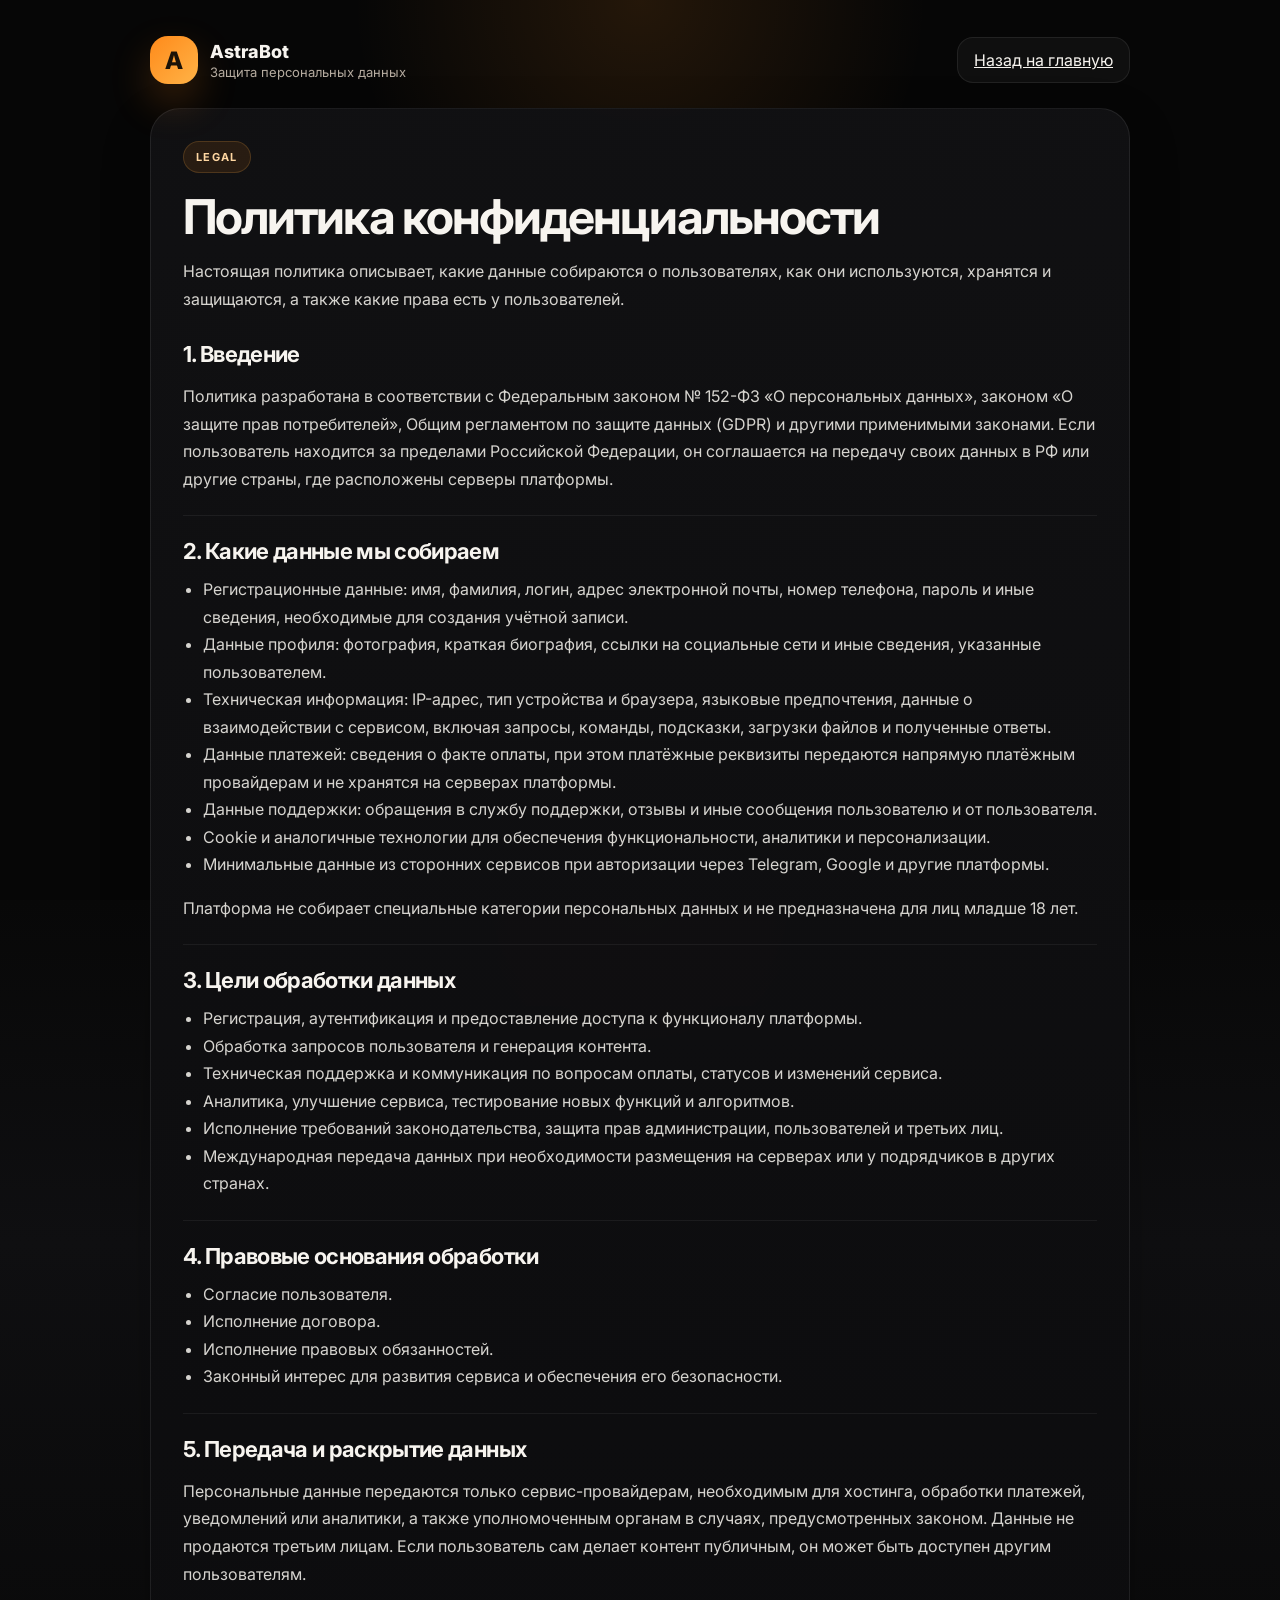
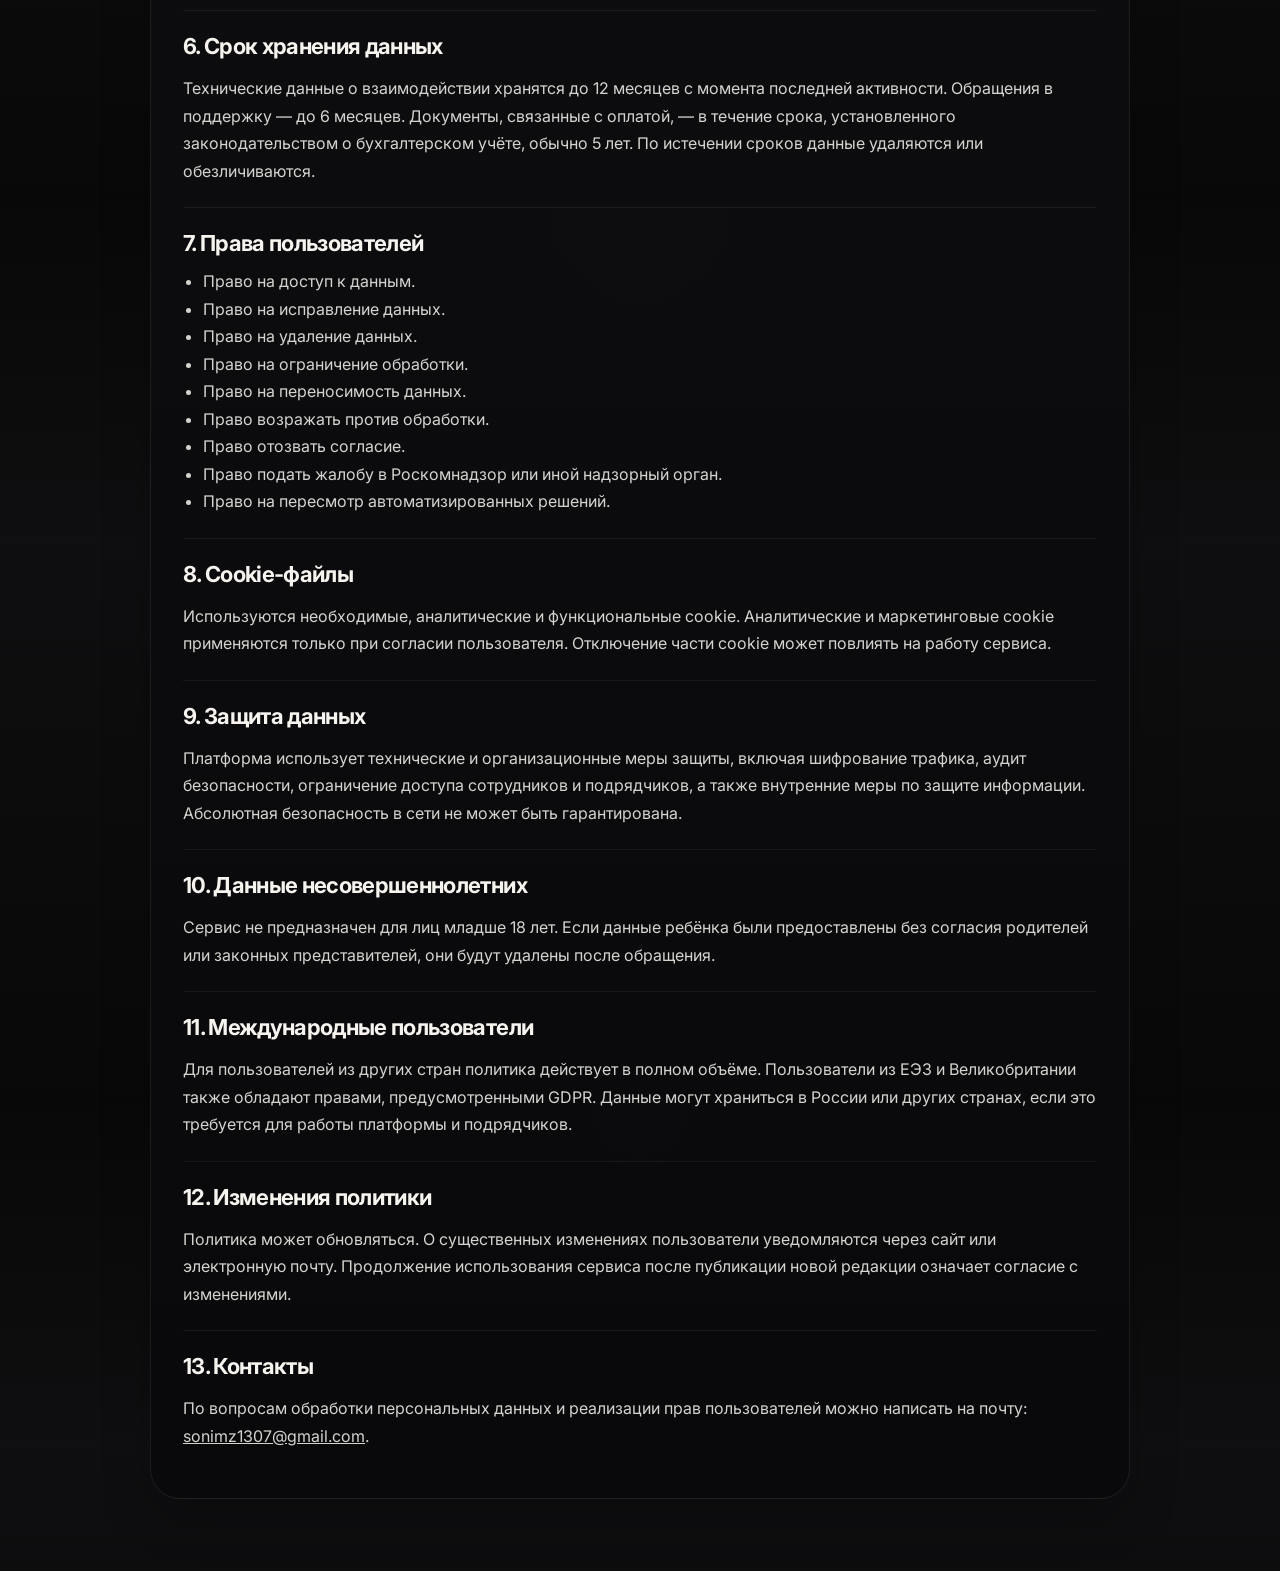
<file: web_workspace_frontend/privacy.html>
<!doctype html>
<html lang="ru">
<head>
  <meta charset="UTF-8" />
  <meta name="viewport" content="width=device-width, initial-scale=1.0" />
  <title>Политика конфиденциальности — AstraBot</title>
  <link rel="preconnect" href="https://fonts.googleapis.com">
  <link rel="preconnect" href="https://fonts.gstatic.com" crossorigin>
  <link href="https://fonts.googleapis.com/css2?family=Inter:wght@400;500;600;700;800&display=swap" rel="stylesheet">
  <link rel="stylesheet" href="./styles.css" />
</head>
<body class="legal-page">
  <main class="legal-shell">
    <div class="legal-topbar">
      <div class="site-topbar__brand">
        <div class="site-mark">A</div>
        <div>
          <div class="site-title">AstraBot</div>
          <div class="site-subtitle">Защита персональных данных</div>
        </div>
      </div>
      <a class="btn ghost" href="./index.html">Назад на главную</a>
    </div>

    <article class="legal-card">
      <span class="section-kicker">Legal</span>
      <h1>Политика конфиденциальности</h1>
      <p class="legal-card__lead">Настоящая политика описывает, какие данные собираются о пользователях, как они используются, хранятся и защищаются, а также какие права есть у пользователей.</p>

      <section>
        <h2>1. Введение</h2>
        <p>Политика разработана в соответствии с Федеральным законом № 152-ФЗ «О персональных данных», законом «О защите прав потребителей», Общим регламентом по защите данных (GDPR) и другими применимыми законами. Если пользователь находится за пределами Российской Федерации, он соглашается на передачу своих данных в РФ или другие страны, где расположены серверы платформы.</p>
      </section>

      <section>
        <h2>2. Какие данные мы собираем</h2>
        <ul>
          <li>Регистрационные данные: имя, фамилия, логин, адрес электронной почты, номер телефона, пароль и иные сведения, необходимые для создания учётной записи.</li>
          <li>Данные профиля: фотография, краткая биография, ссылки на социальные сети и иные сведения, указанные пользователем.</li>
          <li>Техническая информация: IP-адрес, тип устройства и браузера, языковые предпочтения, данные о взаимодействии с сервисом, включая запросы, команды, подсказки, загрузки файлов и полученные ответы.</li>
          <li>Данные платежей: сведения о факте оплаты, при этом платёжные реквизиты передаются напрямую платёжным провайдерам и не хранятся на серверах платформы.</li>
          <li>Данные поддержки: обращения в службу поддержки, отзывы и иные сообщения пользователю и от пользователя.</li>
          <li>Cookie и аналогичные технологии для обеспечения функциональности, аналитики и персонализации.</li>
          <li>Минимальные данные из сторонних сервисов при авторизации через Telegram, Google и другие платформы.</li>
        </ul>
        <p>Платформа не собирает специальные категории персональных данных и не предназначена для лиц младше 18 лет.</p>
      </section>

      <section>
        <h2>3. Цели обработки данных</h2>
        <ul>
          <li>Регистрация, аутентификация и предоставление доступа к функционалу платформы.</li>
          <li>Обработка запросов пользователя и генерация контента.</li>
          <li>Техническая поддержка и коммуникация по вопросам оплаты, статусов и изменений сервиса.</li>
          <li>Аналитика, улучшение сервиса, тестирование новых функций и алгоритмов.</li>
          <li>Исполнение требований законодательства, защита прав администрации, пользователей и третьих лиц.</li>
          <li>Международная передача данных при необходимости размещения на серверах или у подрядчиков в других странах.</li>
        </ul>
      </section>

      <section>
        <h2>4. Правовые основания обработки</h2>
        <ul>
          <li>Согласие пользователя.</li>
          <li>Исполнение договора.</li>
          <li>Исполнение правовых обязанностей.</li>
          <li>Законный интерес для развития сервиса и обеспечения его безопасности.</li>
        </ul>
      </section>

      <section>
        <h2>5. Передача и раскрытие данных</h2>
        <p>Персональные данные передаются только сервис-провайдерам, необходимым для хостинга, обработки платежей, уведомлений или аналитики, а также уполномоченным органам в случаях, предусмотренных законом. Данные не продаются третьим лицам. Если пользователь сам делает контент публичным, он может быть доступен другим пользователям.</p>
      </section>

      <section>
        <h2>6. Срок хранения данных</h2>
        <p>Технические данные о взаимодействии хранятся до 12 месяцев с момента последней активности. Обращения в поддержку — до 6 месяцев. Документы, связанные с оплатой, — в течение срока, установленного законодательством о бухгалтерском учёте, обычно 5 лет. По истечении сроков данные удаляются или обезличиваются.</p>
      </section>

      <section>
        <h2>7. Права пользователей</h2>
        <ul>
          <li>Право на доступ к данным.</li>
          <li>Право на исправление данных.</li>
          <li>Право на удаление данных.</li>
          <li>Право на ограничение обработки.</li>
          <li>Право на переносимость данных.</li>
          <li>Право возражать против обработки.</li>
          <li>Право отозвать согласие.</li>
          <li>Право подать жалобу в Роскомнадзор или иной надзорный орган.</li>
          <li>Право на пересмотр автоматизированных решений.</li>
        </ul>
      </section>

      <section>
        <h2>8. Cookie-файлы</h2>
        <p>Используются необходимые, аналитические и функциональные cookie. Аналитические и маркетинговые cookie применяются только при согласии пользователя. Отключение части cookie может повлиять на работу сервиса.</p>
      </section>

      <section>
        <h2>9. Защита данных</h2>
        <p>Платформа использует технические и организационные меры защиты, включая шифрование трафика, аудит безопасности, ограничение доступа сотрудников и подрядчиков, а также внутренние меры по защите информации. Абсолютная безопасность в сети не может быть гарантирована.</p>
      </section>

      <section>
        <h2>10. Данные несовершеннолетних</h2>
        <p>Сервис не предназначен для лиц младше 18 лет. Если данные ребёнка были предоставлены без согласия родителей или законных представителей, они будут удалены после обращения.</p>
      </section>

      <section>
        <h2>11. Международные пользователи</h2>
        <p>Для пользователей из других стран политика действует в полном объёме. Пользователи из ЕЭЗ и Великобритании также обладают правами, предусмотренными GDPR. Данные могут храниться в России или других странах, если это требуется для работы платформы и подрядчиков.</p>
      </section>

      <section>
        <h2>12. Изменения политики</h2>
        <p>Политика может обновляться. О существенных изменениях пользователи уведомляются через сайт или электронную почту. Продолжение использования сервиса после публикации новой редакции означает согласие с изменениями.</p>
      </section>

      <section>
        <h2>13. Контакты</h2>
        <p>По вопросам обработки персональных данных и реализации прав пользователей можно написать на почту: <a href="mailto:sonimz1307@gmail.com">sonimz1307@gmail.com</a>.</p>
      </section>
    </article>
  </main>
</body>
</html>
</file>
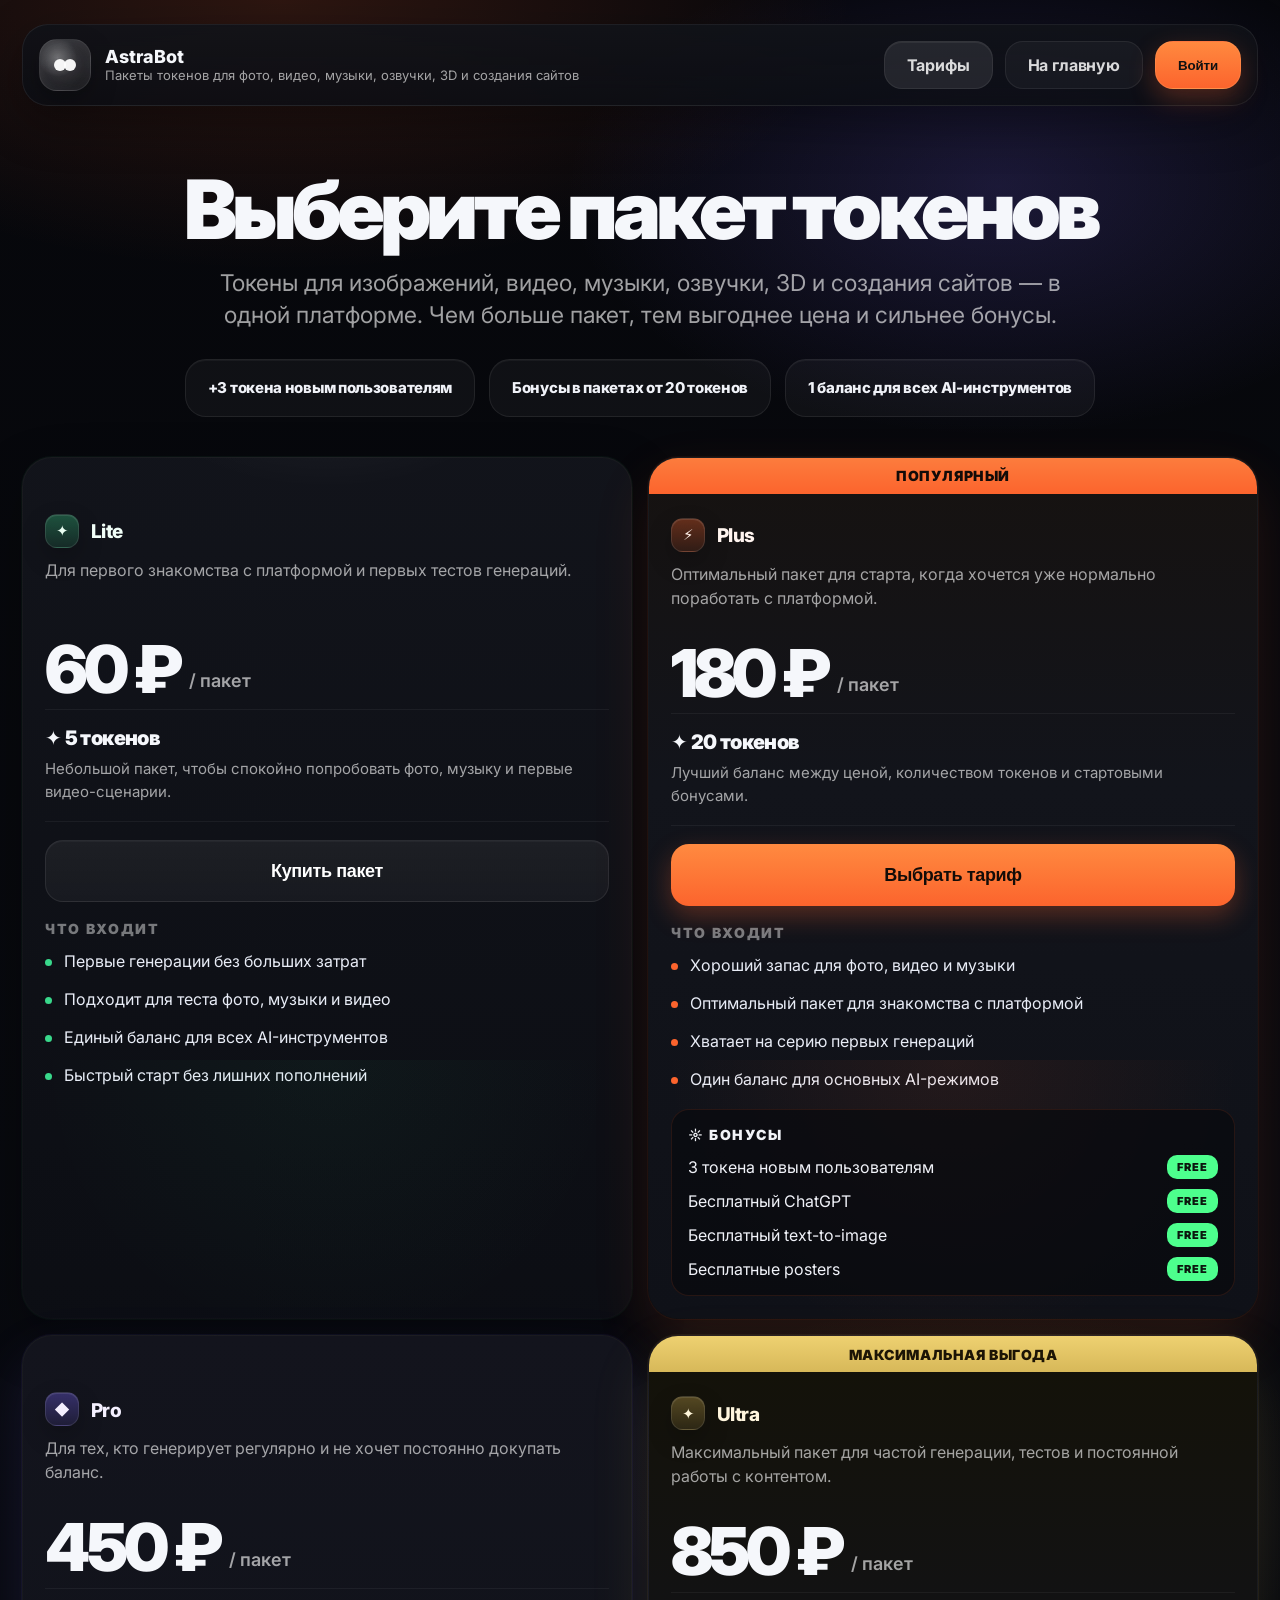
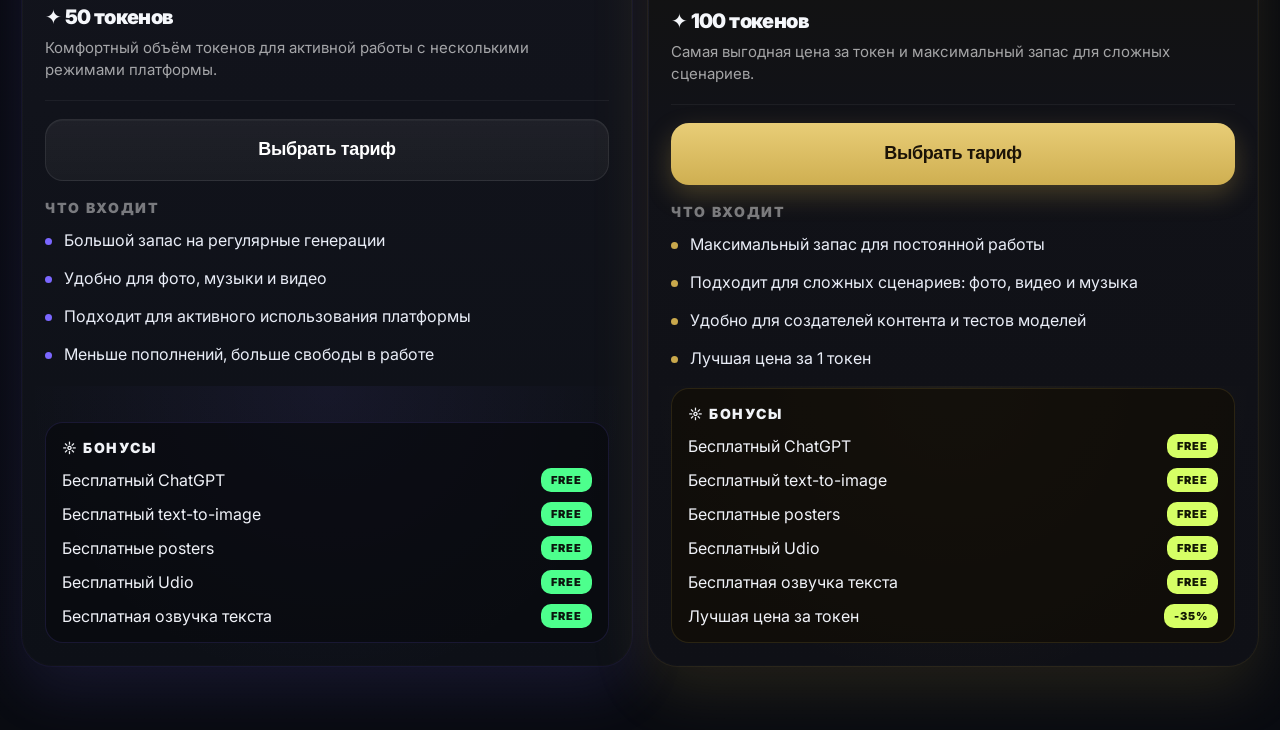
<file: web_workspace_frontend/tariffs.html>
<!doctype html>
<html lang="ru">
<head>
  <meta charset="UTF-8" />
  <meta name="viewport" content="width=device-width, initial-scale=1.0" />
  <title>AstraBot — Тарифы</title>
  <link rel="preconnect" href="https://fonts.googleapis.com">
  <link rel="preconnect" href="https://fonts.gstatic.com" crossorigin>
  <link href="https://fonts.googleapis.com/css2?family=Inter:wght@400;500;600;700;800;900&display=swap" rel="stylesheet">
  <style>
    :root{
      --bg:#06070b;
      --panel:#121317;
      --panel-2:#15171d;
      --border:rgba(255,255,255,.08);
      --muted:rgba(255,255,255,.62);
      --muted-2:rgba(255,255,255,.44);
      --white:#f5f7fb;
      --lite:#39d88b;
      --plus:#fc642d;
      --pro:#7b67ff;
      --ultra:#C9A84C;
      --shadow:0 16px 50px rgba(0,0,0,.32);
      --radius:28px;
    }
    *{box-sizing:border-box}
    html,body{margin:0;padding:0;overflow-x:hidden}
    body{
      font-family:Inter,system-ui,-apple-system,Segoe UI,Roboto,Arial,sans-serif;
      background:
        radial-gradient(1100px 520px at 22% 0%, rgba(252,100,45,.16), transparent 52%),
        radial-gradient(900px 520px at 78% 8%, rgba(123,103,255,.18), transparent 48%),
        radial-gradient(820px 420px at 76% 64%, rgba(201,168,76,.10), transparent 45%),
        linear-gradient(180deg,#06070b 0%,#090b11 100%);
      color:var(--white);
      min-height:100vh;
    }
    a{text-decoration:none;color:inherit}
    .page{max-width:1380px;margin:0 auto;padding:24px 22px 64px}

    .topbar{
      display:flex;align-items:center;justify-content:space-between;gap:16px;
      padding:14px 16px;
      background:linear-gradient(180deg, rgba(17,19,25,.9), rgba(12,14,20,.82));
      border:1px solid rgba(255,255,255,.07);
      border-radius:26px;
      box-shadow:var(--shadow);
      backdrop-filter: blur(18px);
      margin-bottom:34px;
    }
    .brand{display:flex;align-items:center;gap:14px;min-width:0}
    .brand-mark{
      width:52px;height:52px;border-radius:18px;position:relative;flex:0 0 auto;
      background:
        radial-gradient(circle at 35% 35%, rgba(255,255,255,.28), transparent 42%),
        linear-gradient(145deg, rgba(255,255,255,.16), rgba(255,255,255,.04));
      border:1px solid rgba(255,255,255,.10);
      box-shadow: inset 0 1px 12px rgba(255,255,255,.06), 0 10px 26px rgba(0,0,0,.25);
    }
    .brand-mark::before,
    .brand-mark::after{
      content:"";position:absolute;top:50%;width:12px;height:12px;border-radius:50%;background:#fff;transform:translateY(-50%);
      filter:drop-shadow(0 0 12px rgba(255,255,255,.36));opacity:.95;
    }
    .brand-mark::before{left:14px}
    .brand-mark::after{right:14px}
    .brand-title{font-size:18px;font-weight:800;line-height:1.1}
    .brand-subtitle{font-size:13px;color:var(--muted);line-height:1.25;white-space:nowrap;overflow:hidden;text-overflow:ellipsis;max-width:520px}
    .nav{display:flex;align-items:center;gap:12px;flex-wrap:wrap;justify-content:flex-end}
    .pill,
    .btn{
      height:48px;padding:0 22px;border-radius:18px;border:1px solid rgba(255,255,255,.07);
      display:inline-flex;align-items:center;justify-content:center;gap:10px;
      font-weight:700;letter-spacing:-.01em;cursor:pointer;transition:.22s ease;
    }
    .pill{background:rgba(255,255,255,.04);color:rgba(255,255,255,.84)}
    .pill.active{background:rgba(255,255,255,.09);box-shadow:inset 0 1px 0 rgba(255,255,255,.06)}
    .btn{background:linear-gradient(180deg,#ff893f 0%, #fc642d 100%);color:#111;border-color:rgba(255,160,97,.32);box-shadow:0 10px 26px rgba(252,100,45,.28)}
    .btn:hover{transform:translateY(-1px)}

    .hero{padding:30px 0 6px;text-align:center}
    .hero h1{
      margin:0;
      font-size:clamp(44px,6.4vw,84px);
      line-height:.98;
      letter-spacing:-.06em;
      font-weight:900;
    }
    .hero p{max-width:900px;margin:18px auto 0;color:var(--muted);font-size:clamp(17px,1.8vw,24px);line-height:1.36}
    .hero-chips{display:flex;justify-content:center;gap:14px;flex-wrap:wrap;margin-top:28px}
    .hero-chip{
      height:58px;padding:0 22px;border-radius:21px;
      background:rgba(255,255,255,.04);border:1px solid rgba(255,255,255,.08);
      color:#f0f2f8;font-weight:800;font-size:15px;letter-spacing:-.02em;
      display:flex;align-items:center;justify-content:center;
      box-shadow:inset 0 1px 0 rgba(255,255,255,.04);
    }

    .pricing-wrap{margin-top:34px}
    .pricing-grid{display:grid;grid-template-columns:repeat(4,minmax(0,1fr));gap:16px;align-items:stretch}

    .card-shell{
      position:relative;border-radius:30px;padding:1px;
      background:linear-gradient(180deg, rgba(255,255,255,.08), rgba(255,255,255,.03));
      min-height:100%;
      box-shadow:var(--shadow);
      overflow:hidden;
    }
    .card-shell::before{
      content:"";position:absolute;inset:0;pointer-events:none;opacity:.75;
      background:radial-gradient(520px 220px at 50% -8%, rgba(255,255,255,.08), transparent 50%);
    }
    .card-shell.lite{box-shadow:0 22px 54px rgba(0,0,0,.28), 0 0 0 1px rgba(57,216,139,.05)}
    .card-shell.plus{box-shadow:0 24px 58px rgba(252,100,45,.12), 0 0 0 1px rgba(252,100,45,.06)}
    .card-shell.pro{box-shadow:0 24px 58px rgba(123,103,255,.12), 0 0 0 1px rgba(123,103,255,.06)}
    .card-shell.ultra{box-shadow:0 24px 60px rgba(201,168,76,.14), 0 0 0 1px rgba(201,168,76,.08)}

    .card-badge{
      position:absolute;left:1px;right:1px;top:1px;height:36px;border-radius:29px 29px 0 0;
      display:flex;align-items:center;justify-content:center;font-size:14px;font-weight:900;letter-spacing:.04em;text-transform:uppercase;z-index:2;
    }
    .card-badge.plus{background:linear-gradient(180deg,#fc7c3d 0%, #fc642d 100%);color:#120b08}
    .card-badge.ultra{background:linear-gradient(180deg,#eed171 0%, #d7b859 100%);color:#1c1405}

    .card{
      position:relative;display:flex;flex-direction:column;height:100%;min-height:690px;
      border-radius:29px;padding:56px 22px 22px;
      background:
        radial-gradient(340px 180px at 50% -8%, rgba(255,255,255,.05), transparent 55%),
        linear-gradient(180deg, rgba(18,20,27,.98), rgba(12,14,20,.98));
      overflow:hidden;
    }
    .card.has-badge{padding-top:60px}
    .card.plus{background:linear-gradient(180deg, #161210 0%, #12141b 38%, #0f1118 100%)}
    .card.pro{background:linear-gradient(180deg, #13141d 0%, #11131b 40%, #0d1017 100%)}
    .card.ultra{background:linear-gradient(180deg, #141208 0%, #111218 42%, #0f1016 100%)}

    .card::after{
      content:"";position:absolute;inset:auto -12% -24% -12%;height:54%;pointer-events:none;opacity:.45;
      background:radial-gradient(circle at 50% 0%, var(--glow), transparent 48%);
    }
    .lite .card{--glow:rgba(57,216,139,.10)}
    .plus .card{--glow:rgba(252,100,45,.18)}
    .pro .card{--glow:rgba(123,103,255,.16)}
    .ultra .card{--glow:rgba(201,168,76,.18)}

    .top{position:relative;z-index:1;display:grid;grid-template-rows:auto minmax(70px,auto) auto minmax(96px,auto);row-gap:10px}
    .eyebrow{display:flex;align-items:center;gap:12px;font-size:19px;font-weight:800;letter-spacing:-.03em;margin-bottom:0;min-height:34px}
    .plan-badge{
      width:34px;height:34px;border-radius:12px;display:inline-flex;align-items:center;justify-content:center;
      font-size:15px;font-weight:900;line-height:1;flex:0 0 auto;
      border:1px solid rgba(255,255,255,.10);
      box-shadow:inset 0 1px 0 rgba(255,255,255,.10), 0 10px 24px rgba(0,0,0,.22);
    }
    .plan-badge.lite{background:linear-gradient(180deg, rgba(57,216,139,.32), rgba(57,216,139,.12)); color:#eafff3}
    .plan-badge.plus{background:linear-gradient(180deg, rgba(252,100,45,.34), rgba(252,100,45,.12)); color:#fff0e8}
    .plan-badge.pro{background:linear-gradient(180deg, rgba(123,103,255,.34), rgba(123,103,255,.12)); color:#f4efff}
    .plan-badge.ultra{background:linear-gradient(180deg, rgba(201,168,76,.36), rgba(201,168,76,.14)); color:#fff6db}
    .plan-name{display:inline-block;transform:translateY(1px)}
    .eyebrow.lite{color:#f1fff8}
    .eyebrow.plus{color:#fff4ef}
    .eyebrow.pro{color:#f4f0ff}
    .eyebrow.ultra{color:#fff6de}

    .subtitle{font-size:16px;line-height:1.5;color:var(--muted);min-height:0;margin:0}

    .price-row{display:flex;align-items:flex-end;gap:10px;margin:2px 0 0}
    .price{font-size:66px;line-height:.9;font-weight:900;letter-spacing:-.06em}
    .per{font-size:18px;color:var(--muted);font-weight:600;padding-bottom:8px}

    .token-box{padding:16px 0 18px;border-top:1px solid rgba(255,255,255,.05);border-bottom:1px solid rgba(255,255,255,.05);margin:0}
    .token-title{font-size:20px;font-weight:900;letter-spacing:-.03em;display:flex;align-items:center;gap:10px}
    .token-desc{margin-top:8px;font-size:15px;line-height:1.5;color:var(--muted)}

    .action{margin:18px 0}
    .action .select{
      width:100%;height:62px;border:none;border-radius:18px;font-size:18px;font-weight:900;letter-spacing:-.02em;cursor:pointer;transition:.22s ease;
    }
    .lite .select,.pro .select{
      background:linear-gradient(180deg, rgba(255,255,255,.06), rgba(255,255,255,.04));
      color:#fff;border:1px solid rgba(255,255,255,.08);
      box-shadow:inset 0 1px 0 rgba(255,255,255,.04);
    }
    .plus .select{background:linear-gradient(180deg,#ff8a40 0%, #fc642d 100%);color:#130c08;box-shadow:0 10px 26px rgba(252,100,45,.3)}
    .ultra .select{background:linear-gradient(180deg,#e8cd77 0%, #cfaf51 100%);color:#1b1307;box-shadow:0 10px 26px rgba(201,168,76,.28)}
    .action .select:hover{transform:translateY(-1px)}

    .section-label{font-size:14px;font-weight:900;letter-spacing:.12em;text-transform:uppercase;color:var(--muted-2);margin-bottom:12px}
    .list{list-style:none;padding:0;margin:0 0 18px;display:flex;flex-direction:column;gap:14px}
    .list li{display:flex;gap:12px;font-size:16px;line-height:1.5;color:#e9edf7}
    .dot{width:7px;height:7px;border-radius:50%;margin-top:10px;flex:0 0 auto;background:var(--accent)}
    .lite{--accent:var(--lite)}
    .plus{--accent:var(--plus)}
    .pro{--accent:var(--pro)}
    .ultra{--accent:var(--ultra)}

    .bonus{
      margin-top:auto;position:relative;z-index:1;
      border-radius:18px;padding:16px 16px 14px;
      background:rgba(9,10,14,.72);
      border:1px solid rgba(255,255,255,.06);
    }
    .ultra .bonus{background:rgba(17,14,7,.78);border-color:rgba(201,168,76,.14)}
    .plus .bonus{border-color:rgba(252,100,45,.12)}
    .pro .bonus{border-color:rgba(123,103,255,.14)}
    .bonus-title{display:flex;align-items:center;gap:10px;font-size:14px;font-weight:900;letter-spacing:.11em;text-transform:uppercase;color:#f1f3f7;margin-bottom:12px}
    .bonus-items{display:flex;flex-direction:column;gap:10px}
    .bonus-row{display:flex;align-items:center;justify-content:space-between;gap:12px;font-size:16px;color:#f0f2f8}
    .bonus-tag{
      flex:0 0 auto;padding:5px 10px;border-radius:10px;font-size:11px;font-weight:900;letter-spacing:.08em;
      background:#4dff8d;color:#0b160e;
    }
    .ultra .bonus-tag{background:#d6ff65;color:#121704}
    .muted-note{font-size:12px;color:var(--muted-2);margin-top:10px;line-height:1.45}

    @media (max-width: 1300px){
      .pricing-grid{grid-template-columns:repeat(2,minmax(0,1fr))}
      .card{min-height:660px}
    }
    @media (max-width: 860px){
      .page{padding:18px 14px 40px}
      .topbar{padding:12px 12px;border-radius:22px}
      .brand-subtitle{max-width:280px;white-space:normal}
      .nav{width:100%;justify-content:stretch}
      .pill,.btn{flex:1 1 auto;height:46px}
      .hero{padding-top:22px}
      .hero p{font-size:17px}
      .hero-chip{height:52px;font-size:14px;padding:0 16px}
      .pricing-grid{grid-template-columns:1fr}
      .card{min-height:auto;padding:56px 18px 20px}
      .top{grid-template-rows:auto auto auto auto;row-gap:10px}
      .subtitle{min-height:0}
      .price{font-size:58px}
    }
  </style>
</head>
<body>
  <div class="page">
    <header class="topbar">
      <div class="brand">
        <div class="brand-mark" aria-hidden="true"></div>
        <div>
          <div class="brand-title">AstraBot</div>
          <div class="brand-subtitle">Пакеты токенов для фото, видео, музыки, озвучки, 3D и создания сайтов</div>
        </div>
      </div>
      <div class="nav">
        <a class="pill active" href="./tariffs.html">Тарифы</a>
        <a class="pill" href="./index.html">На главную</a>
        <button class="btn" type="button" data-action="login-placeholder">Войти</button>
      </div>
    </header>

    <section class="hero">
      <h1>Выберите пакет токенов</h1>
      <p>Токены для изображений, видео, музыки, озвучки, 3D и создания сайтов — в одной платформе. Чем больше пакет, тем выгоднее цена и сильнее бонусы.</p>
      <div class="hero-chips">
        <div class="hero-chip">+3 токена новым пользователям</div>
        <div class="hero-chip">Бонусы в пакетах от 20 токенов</div>
        <div class="hero-chip">1 баланс для всех AI-инструментов</div>
      </div>
    </section>

    <section class="pricing-wrap">
      <div class="pricing-grid">
        <article class="card-shell lite">
          <div class="card lite">
            <div class="top">
              <div class="eyebrow lite"><span class="plan-badge lite">✦</span><span class="plan-name">Lite</span></div>
              <p class="subtitle">Для первого знакомства с платформой и первых тестов генераций.</p>
              <div class="price-row">
                <div class="price">60 ₽</div>
                <div class="per">/ пакет</div>
              </div>
              <div class="token-box">
                <div class="token-title">✦ 5 токенов</div>
                <div class="token-desc">Небольшой пакет, чтобы спокойно попробовать фото, музыку и первые видео-сценарии.</div>
              </div>
            </div>

            <div class="action"><button class="select" type="button" data-action="login-placeholder">Купить пакет</button></div>

            <div class="section-label">Что входит</div>
            <ul class="list">
              <li><span class="dot"></span><span>Первые генерации без больших затрат</span></li>
              <li><span class="dot"></span><span>Подходит для теста фото, музыки и видео</span></li>
              <li><span class="dot"></span><span>Единый баланс для всех AI-инструментов</span></li>
              <li><span class="dot"></span><span>Быстрый старт без лишних пополнений</span></li>
            </ul>
          </div>
        </article>

        <article class="card-shell plus">
          <div class="card-badge plus">Популярный</div>
          <div class="card plus has-badge">
            <div class="top">
              <div class="eyebrow plus"><span class="plan-badge plus">⚡</span><span class="plan-name">Plus</span></div>
              <p class="subtitle">Оптимальный пакет для старта, когда хочется уже нормально поработать с платформой.</p>
              <div class="price-row">
                <div class="price">180 ₽</div>
                <div class="per">/ пакет</div>
              </div>
              <div class="token-box">
                <div class="token-title">✦ 20 токенов</div>
                <div class="token-desc">Лучший баланс между ценой, количеством токенов и стартовыми бонусами.</div>
              </div>
            </div>

            <div class="action"><button class="select" type="button" data-action="login-placeholder">Выбрать тариф</button></div>

            <div class="section-label">Что входит</div>
            <ul class="list">
              <li><span class="dot"></span><span>Хороший запас для фото, видео и музыки</span></li>
              <li><span class="dot"></span><span>Оптимальный пакет для знакомства с платформой</span></li>
              <li><span class="dot"></span><span>Хватает на серию первых генераций</span></li>
              <li><span class="dot"></span><span>Один баланс для основных AI-режимов</span></li>
            </ul>

            <div class="bonus">
              <div class="bonus-title">☼ Бонусы</div>
              <div class="bonus-items">
                <div class="bonus-row"><span>3 токена новым пользователям</span><span class="bonus-tag">FREE</span></div>
                <div class="bonus-row"><span>Бесплатный ChatGPT</span><span class="bonus-tag">FREE</span></div>
                <div class="bonus-row"><span>Бесплатный text-to-image</span><span class="bonus-tag">FREE</span></div>
                <div class="bonus-row"><span>Бесплатные posters</span><span class="bonus-tag">FREE</span></div>
              </div>
            </div>
          </div>
        </article>

        <article class="card-shell pro">
          <div class="card pro">
            <div class="top">
              <div class="eyebrow pro"><span class="plan-badge pro">◆</span><span class="plan-name">Pro</span></div>
              <p class="subtitle">Для тех, кто генерирует регулярно и не хочет постоянно докупать баланс.</p>
              <div class="price-row">
                <div class="price">450 ₽</div>
                <div class="per">/ пакет</div>
              </div>
              <div class="token-box">
                <div class="token-title">✦ 50 токенов</div>
                <div class="token-desc">Комфортный объём токенов для активной работы с несколькими режимами платформы.</div>
              </div>
            </div>

            <div class="action"><button class="select" type="button" data-action="login-placeholder">Выбрать тариф</button></div>

            <div class="section-label">Что входит</div>
            <ul class="list">
              <li><span class="dot"></span><span>Большой запас на регулярные генерации</span></li>
              <li><span class="dot"></span><span>Удобно для фото, музыки и видео</span></li>
              <li><span class="dot"></span><span>Подходит для активного использования платформы</span></li>
              <li><span class="dot"></span><span>Меньше пополнений, больше свободы в работе</span></li>
            </ul>

            <div class="bonus">
              <div class="bonus-title">☼ Бонусы</div>
              <div class="bonus-items">
                <div class="bonus-row"><span>Бесплатный ChatGPT</span><span class="bonus-tag">FREE</span></div>
                <div class="bonus-row"><span>Бесплатный text-to-image</span><span class="bonus-tag">FREE</span></div>
                <div class="bonus-row"><span>Бесплатные posters</span><span class="bonus-tag">FREE</span></div>
                <div class="bonus-row"><span>Бесплатный Udio</span><span class="bonus-tag">FREE</span></div>
                <div class="bonus-row"><span>Бесплатная озвучка текста</span><span class="bonus-tag">FREE</span></div>
              </div>
            </div>
          </div>
        </article>

        <article class="card-shell ultra">
          <div class="card-badge ultra">Максимальная выгода</div>
          <div class="card ultra has-badge">
            <div class="top">
              <div class="eyebrow ultra"><span class="plan-badge ultra">✦</span><span class="plan-name">Ultra</span></div>
              <p class="subtitle">Максимальный пакет для частой генерации, тестов и постоянной работы с контентом.</p>
              <div class="price-row">
                <div class="price">850 ₽</div>
                <div class="per">/ пакет</div>
              </div>
              <div class="token-box">
                <div class="token-title">✦ 100 токенов</div>
                <div class="token-desc">Самая выгодная цена за токен и максимальный запас для сложных сценариев.</div>
              </div>
            </div>

            <div class="action"><button class="select" type="button" data-action="login-placeholder">Выбрать тариф</button></div>

            <div class="section-label">Что входит</div>
            <ul class="list">
              <li><span class="dot"></span><span>Максимальный запас для постоянной работы</span></li>
              <li><span class="dot"></span><span>Подходит для сложных сценариев: фото, видео и музыка</span></li>
              <li><span class="dot"></span><span>Удобно для создателей контента и тестов моделей</span></li>
              <li><span class="dot"></span><span>Лучшая цена за 1 токен</span></li>
            </ul>

            <div class="bonus">
              <div class="bonus-title">☼ Бонусы</div>
              <div class="bonus-items">
                <div class="bonus-row"><span>Бесплатный ChatGPT</span><span class="bonus-tag">FREE</span></div>
                <div class="bonus-row"><span>Бесплатный text-to-image</span><span class="bonus-tag">FREE</span></div>
                <div class="bonus-row"><span>Бесплатные posters</span><span class="bonus-tag">FREE</span></div>
                <div class="bonus-row"><span>Бесплатный Udio</span><span class="bonus-tag">FREE</span></div>
                <div class="bonus-row"><span>Бесплатная озвучка текста</span><span class="bonus-tag">FREE</span></div>
                <div class="bonus-row"><span>Лучшая цена за токен</span><span class="bonus-tag">-35%</span></div>
              </div>
            </div>
          </div>
        </article>
      </div>
    </section>
  </div>

  <script>
    document.addEventListener('click', function (event) {
      const target = event.target.closest('[data-action="login-placeholder"]');
      if (!target) return;
      alert('Вход и покупка пока в режиме заглушки. Дальше сюда можно подключить твою реальную логику.');
    });
  </script>
</body>
</html>
</file>
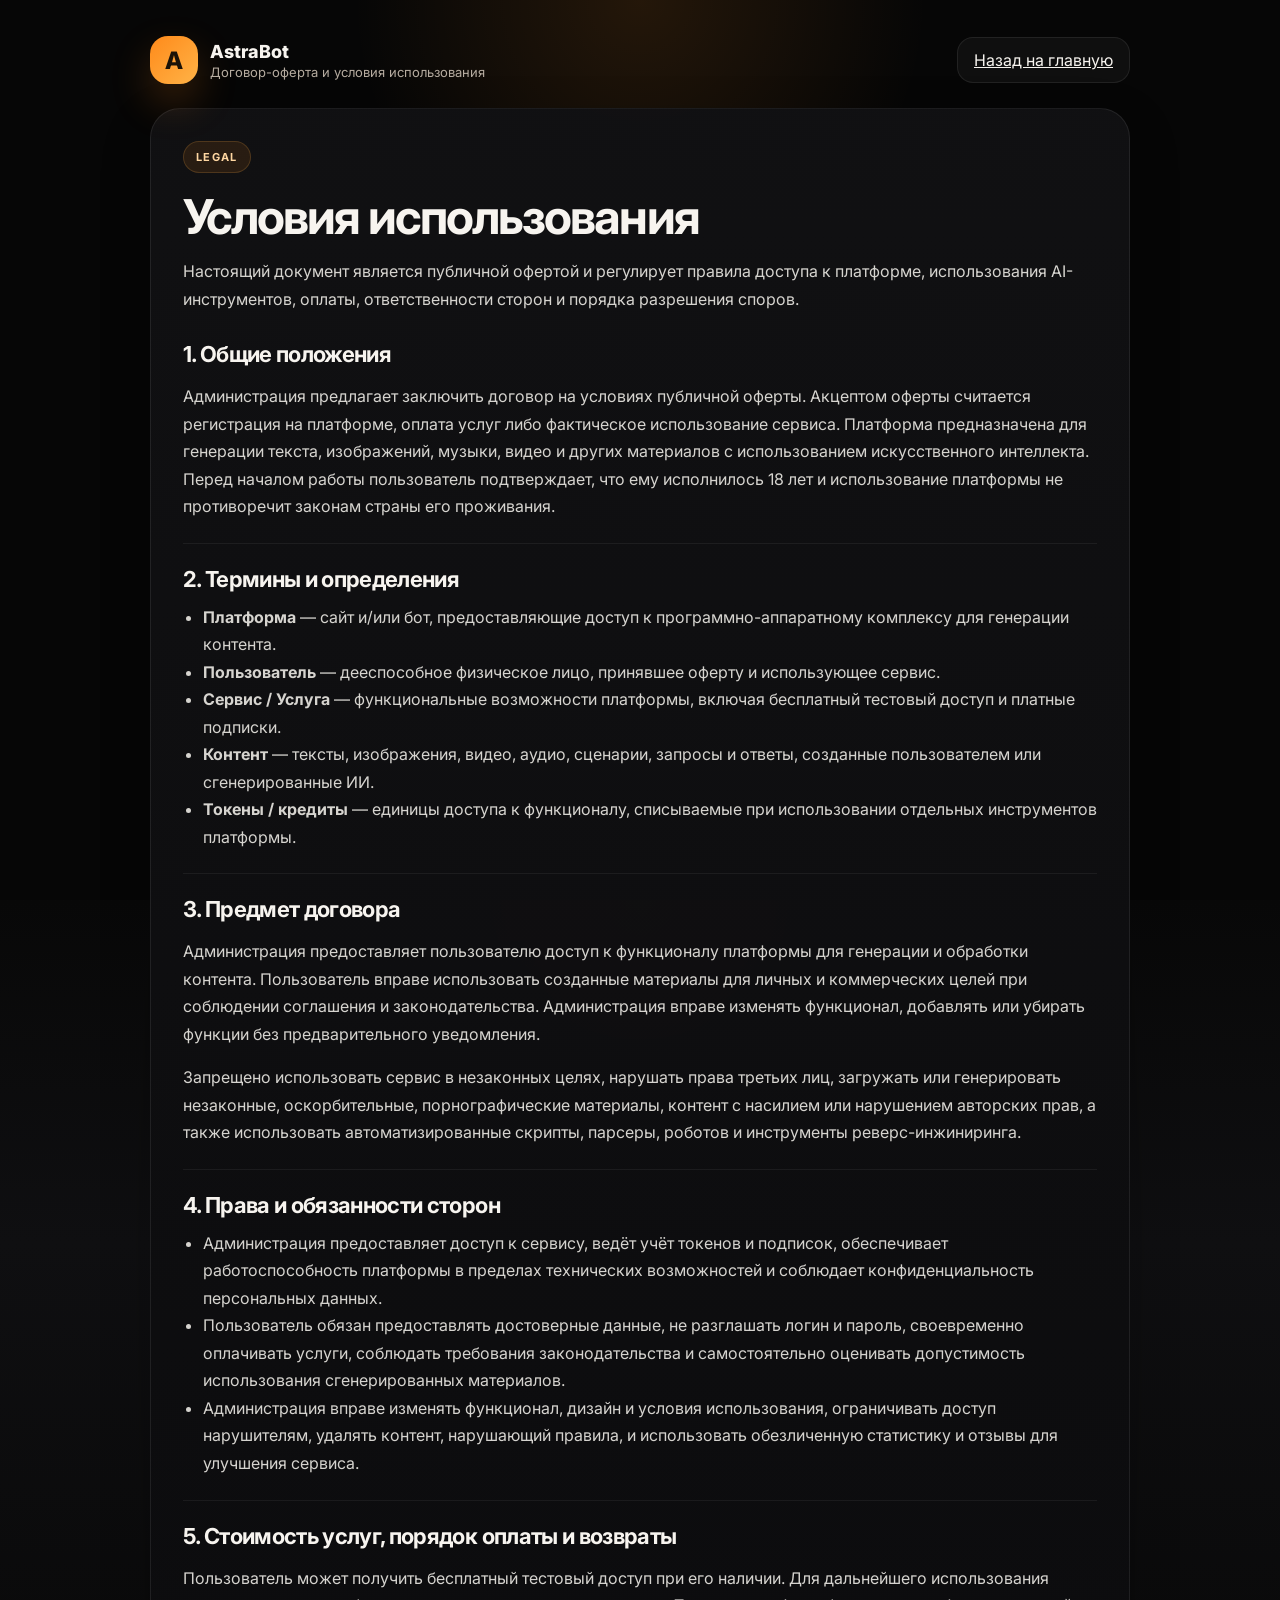
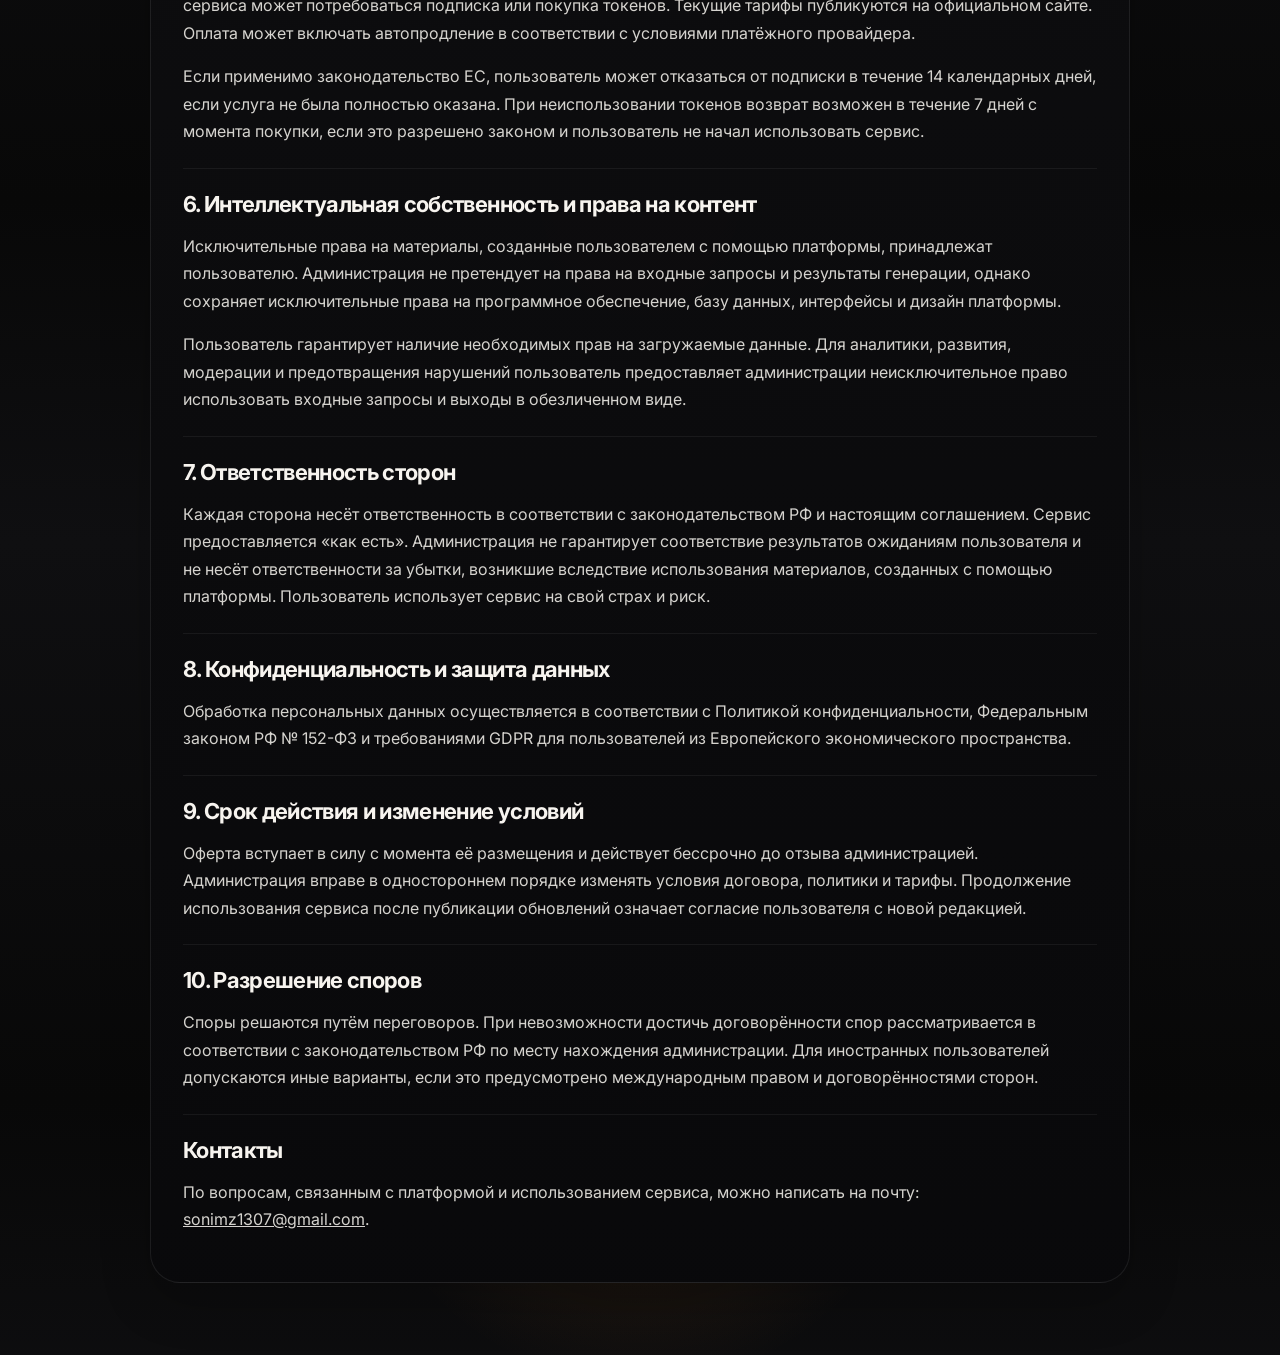
<file: web_workspace_frontend/terms.html>
<!doctype html>
<html lang="ru">
<head>
  <meta charset="UTF-8" />
  <meta name="viewport" content="width=device-width, initial-scale=1.0" />
  <title>Условия использования — AstraBot</title>
  <link rel="preconnect" href="https://fonts.googleapis.com">
  <link rel="preconnect" href="https://fonts.gstatic.com" crossorigin>
  <link href="https://fonts.googleapis.com/css2?family=Inter:wght@400;500;600;700;800&display=swap" rel="stylesheet">
  <link rel="stylesheet" href="./styles.css" />
</head>
<body class="legal-page">
  <main class="legal-shell">
    <div class="legal-topbar">
      <div class="site-topbar__brand">
        <div class="site-mark">A</div>
        <div>
          <div class="site-title">AstraBot</div>
          <div class="site-subtitle">Договор-оферта и условия использования</div>
        </div>
      </div>
      <a class="btn ghost" href="./index.html">Назад на главную</a>
    </div>

    <article class="legal-card">
      <span class="section-kicker">Legal</span>
      <h1>Условия использования</h1>
      <p class="legal-card__lead">Настоящий документ является публичной офертой и регулирует правила доступа к платформе, использования AI-инструментов, оплаты, ответственности сторон и порядка разрешения споров.</p>

      <section>
        <h2>1. Общие положения</h2>
        <p>Администрация предлагает заключить договор на условиях публичной оферты. Акцептом оферты считается регистрация на платформе, оплата услуг либо фактическое использование сервиса. Платформа предназначена для генерации текста, изображений, музыки, видео и других материалов с использованием искусственного интеллекта. Перед началом работы пользователь подтверждает, что ему исполнилось 18 лет и использование платформы не противоречит законам страны его проживания.</p>
      </section>

      <section>
        <h2>2. Термины и определения</h2>
        <ul>
          <li><strong>Платформа</strong> — сайт и/или бот, предоставляющие доступ к программно-аппаратному комплексу для генерации контента.</li>
          <li><strong>Пользователь</strong> — дееспособное физическое лицо, принявшее оферту и использующее сервис.</li>
          <li><strong>Сервис / Услуга</strong> — функциональные возможности платформы, включая бесплатный тестовый доступ и платные подписки.</li>
          <li><strong>Контент</strong> — тексты, изображения, видео, аудио, сценарии, запросы и ответы, созданные пользователем или сгенерированные ИИ.</li>
          <li><strong>Токены / кредиты</strong> — единицы доступа к функционалу, списываемые при использовании отдельных инструментов платформы.</li>
        </ul>
      </section>

      <section>
        <h2>3. Предмет договора</h2>
        <p>Администрация предоставляет пользователю доступ к функционалу платформы для генерации и обработки контента. Пользователь вправе использовать созданные материалы для личных и коммерческих целей при соблюдении соглашения и законодательства. Администрация вправе изменять функционал, добавлять или убирать функции без предварительного уведомления.</p>
        <p>Запрещено использовать сервис в незаконных целях, нарушать права третьих лиц, загружать или генерировать незаконные, оскорбительные, порнографические материалы, контент с насилием или нарушением авторских прав, а также использовать автоматизированные скрипты, парсеры, роботов и инструменты реверс-инжиниринга.</p>
      </section>

      <section>
        <h2>4. Права и обязанности сторон</h2>
        <ul>
          <li>Администрация предоставляет доступ к сервису, ведёт учёт токенов и подписок, обеспечивает работоспособность платформы в пределах технических возможностей и соблюдает конфиденциальность персональных данных.</li>
          <li>Пользователь обязан предоставлять достоверные данные, не разглашать логин и пароль, своевременно оплачивать услуги, соблюдать требования законодательства и самостоятельно оценивать допустимость использования сгенерированных материалов.</li>
          <li>Администрация вправе изменять функционал, дизайн и условия использования, ограничивать доступ нарушителям, удалять контент, нарушающий правила, и использовать обезличенную статистику и отзывы для улучшения сервиса.</li>
        </ul>
      </section>

      <section>
        <h2>5. Стоимость услуг, порядок оплаты и возвраты</h2>
        <p>Пользователь может получить бесплатный тестовый доступ при его наличии. Для дальнейшего использования сервиса может потребоваться подписка или покупка токенов. Текущие тарифы публикуются на официальном сайте. Оплата может включать автопродление в соответствии с условиями платёжного провайдера.</p>
        <p>Если применимо законодательство ЕС, пользователь может отказаться от подписки в течение 14 календарных дней, если услуга не была полностью оказана. При неиспользовании токенов возврат возможен в течение 7 дней с момента покупки, если это разрешено законом и пользователь не начал использовать сервис.</p>
      </section>

      <section>
        <h2>6. Интеллектуальная собственность и права на контент</h2>
        <p>Исключительные права на материалы, созданные пользователем с помощью платформы, принадлежат пользователю. Администрация не претендует на права на входные запросы и результаты генерации, однако сохраняет исключительные права на программное обеспечение, базу данных, интерфейсы и дизайн платформы.</p>
        <p>Пользователь гарантирует наличие необходимых прав на загружаемые данные. Для аналитики, развития, модерации и предотвращения нарушений пользователь предоставляет администрации неисключительное право использовать входные запросы и выходы в обезличенном виде.</p>
      </section>

      <section>
        <h2>7. Ответственность сторон</h2>
        <p>Каждая сторона несёт ответственность в соответствии с законодательством РФ и настоящим соглашением. Сервис предоставляется «как есть». Администрация не гарантирует соответствие результатов ожиданиям пользователя и не несёт ответственности за убытки, возникшие вследствие использования материалов, созданных с помощью платформы. Пользователь использует сервис на свой страх и риск.</p>
      </section>

      <section>
        <h2>8. Конфиденциальность и защита данных</h2>
        <p>Обработка персональных данных осуществляется в соответствии с Политикой конфиденциальности, Федеральным законом РФ № 152-ФЗ и требованиями GDPR для пользователей из Европейского экономического пространства.</p>
      </section>

      <section>
        <h2>9. Срок действия и изменение условий</h2>
        <p>Оферта вступает в силу с момента её размещения и действует бессрочно до отзыва администрацией. Администрация вправе в одностороннем порядке изменять условия договора, политики и тарифы. Продолжение использования сервиса после публикации обновлений означает согласие пользователя с новой редакцией.</p>
      </section>

      <section>
        <h2>10. Разрешение споров</h2>
        <p>Споры решаются путём переговоров. При невозможности достичь договорённости спор рассматривается в соответствии с законодательством РФ по месту нахождения администрации. Для иностранных пользователей допускаются иные варианты, если это предусмотрено международным правом и договорённостями сторон.</p>
      </section>

      <section>
        <h2>Контакты</h2>
        <p>По вопросам, связанным с платформой и использованием сервиса, можно написать на почту: <a href="mailto:sonimz1307@gmail.com">sonimz1307@gmail.com</a>.</p>
      </section>
    </article>
  </main>
</body>
</html>
</file>
<file: web_workspace_frontend/styles.css>
:root {
  --bg: #070a13;
  --bg-2: #0d1220;
  --panel: rgba(11, 16, 31, 0.82);
  --panel-2: rgba(255,255,255,0.05);
  --panel-3: rgba(255,255,255,0.035);
  --stroke: rgba(255,255,255,0.08);
  --stroke-strong: rgba(124, 92, 255, 0.34);
  --text: #edf2ff;
  --muted: #99a6c7;
  --primary: #7c5cff;
  --primary-2: #22d3ee;
  --success: #34d399;
  --danger: #fb7185;
  --warning: #fbbf24;
  --shadow: 0 22px 70px rgba(0,0,0,0.42);
  --radius-xl: 28px;
  --radius-lg: 22px;
  --radius-md: 18px;
  --radius-sm: 14px;
}
* { box-sizing: border-box; }
html, body {
  margin: 0;
  min-height: 100%;
  color: var(--text);
  font-family: Inter, system-ui, -apple-system, BlinkMacSystemFont, "Segoe UI", sans-serif;
  background:
    radial-gradient(circle at 0% 0%, rgba(124,92,255,0.19), transparent 25%),
    radial-gradient(circle at 100% 0%, rgba(34,211,238,0.15), transparent 22%),
    radial-gradient(circle at 50% 100%, rgba(18,28,70,0.35), transparent 28%),
    linear-gradient(180deg, #06070e, #0a1020 35%, #080b15 100%);
}
button, input, select, textarea { font: inherit; }
button { cursor: pointer; }
a { color: inherit; }
input, select, textarea {
  width: 100%;
  border: 1px solid var(--stroke);
  background: rgba(255,255,255,0.045);
  color: var(--text);
  border-radius: 16px;
  padding: 13px 14px;
  outline: none;
  transition: .2s ease border-color, .2s ease background, .2s ease transform;
}
input:focus, select:focus, textarea:focus {
  border-color: rgba(124,92,255,.65);
  background: rgba(255,255,255,0.06);
}
textarea { resize: vertical; min-height: 110px; }
.shell {
  min-height: 100vh;
  display: grid;
  grid-template-columns: 310px minmax(0, 1fr) 380px;
  gap: 20px;
  padding: 18px;
}
.panel {
  background: var(--panel);
  border: 1px solid var(--stroke);
  border-radius: var(--radius-xl);
  backdrop-filter: blur(18px);
  box-shadow: var(--shadow);
}
.soft-panel {
  background: var(--panel-2);
  border: 1px solid rgba(255,255,255,0.06);
  border-radius: var(--radius-lg);
}
.sidebar, .inspector { padding: 18px; display: flex; flex-direction: column; gap: 16px; min-height: calc(100vh - 36px); }
.stage { display: grid; grid-template-rows: auto 1fr; gap: 18px; min-height: calc(100vh - 36px); }
.topbar { padding: 22px 24px; display: flex; justify-content: space-between; gap: 18px; align-items: center; }
.brand { display: flex; align-items: center; gap: 14px; padding: 6px 4px 4px; }
.brand-mark {
  width: 52px; height: 52px; border-radius: 18px; display: grid; place-items: center; font-weight: 800; font-size: 24px;
  background: linear-gradient(135deg, var(--primary), var(--primary-2)); box-shadow: 0 14px 40px rgba(124,92,255,.34);
}
.brand-title { font-size: 18px; font-weight: 800; }
.brand-subtitle, .eyebrow, .muted, .helper, .empty-copy, .meta-copy { color: var(--muted); }
.brand-subtitle { font-size: 13px; margin-top: 2px; }
.eyebrow { text-transform: uppercase; letter-spacing: .12em; font-size: 11px; font-weight: 700; }
.topbar h1, .inspector h2 { margin: 6px 0 8px; }
.topbar p { margin: 0; max-width: 760px; color: var(--muted); }
.topbar-actions, .actions, .inline-row { display: flex; gap: 10px; }
.actions.two-up > * { flex: 1; }
.actions.compact-gap { margin-top: 12px; }
.account-card, .recent-card, 
.sidebar-balance-only-card {
  padding-top: 18px;
}

.sidebar-balance-only-card .balance-block {
  margin-top: 0;
}
.sidebar-settings-card { padding: 16px; }
.card-head, .row-between, .field-head { display: flex; justify-content: space-between; align-items: center; gap: 12px; }
.label { display: block; color: var(--muted); font-size: 12px; margin: 10px 0 8px; }
.balance-block { margin-top: 14px; padding: 14px 16px; border-radius: 18px; background: rgba(255,255,255,0.04); }
.balance-block small { display: block; color: var(--muted); margin-bottom: 6px; }
.balance-block strong { font-size: 24px; display: block; }
.balance-block span { color: var(--muted); font-size: 12px; }
.badge, .meta-pill, .chip, .status-pill {
  display: inline-flex; align-items: center; gap: 8px; border-radius: 999px; padding: 8px 12px; font-size: 12px;
  border: 1px solid var(--stroke); background: rgba(255,255,255,0.04);
}
.badge.muted, .meta-pill.subtle { color: var(--muted); }
.badge.ok { color: var(--success); border-color: rgba(52,211,153,.32); background: rgba(52,211,153,.10); }
.badge.warn { color: var(--warning); border-color: rgba(251,191,36,.32); background: rgba(251,191,36,.10); }
.badge.error { color: var(--danger); border-color: rgba(251,113,133,.32); background: rgba(251,113,133,.10); }
.studio-nav { display: grid; gap: 10px; }
.nav-item {
  display: flex; gap: 14px; padding: 14px; border-radius: 20px; border: 1px solid transparent;
  background: rgba(255,255,255,0.03); color: var(--text); text-align: left; align-items: flex-start;
}
.nav-item.active { background: linear-gradient(180deg, rgba(124,92,255,0.16), rgba(34,211,238,0.09)); border-color: rgba(124,92,255,0.28); }
.nav-emoji { font-size: 20px; line-height: 1; }
.nav-title { display: block; font-size: 14px; font-weight: 700; }
.nav-subtitle { display: block; font-size: 12px; color: var(--muted); margin-top: 3px; }
.workspace-shell { padding: 18px; display: grid; grid-template-rows: auto 1fr; min-height: 0; }
.workspace-topline { display: flex; justify-content: space-between; align-items: center; gap: 16px; margin-bottom: 16px; }
.workspace-meta, .workspace-meta-right { display: flex; gap: 10px; flex-wrap: wrap; }
.workspace-body { min-height: 0; display: grid; }
.workspace-grid { display: grid; grid-template-columns: minmax(0, 1fr) 320px; gap: 16px; min-height: 0; }
.workspace-grid.single { grid-template-columns: minmax(0, 1fr); }
.workspace-main, .workspace-side, .inspector-card, .preview-card, .chat-composer, .planner-card, .asset-card, .result-card, .history-card, .library-card, .billing-card, .profile-card {
  background: rgba(255,255,255,0.035);
  border: 1px solid rgba(255,255,255,0.06);
  border-radius: 22px;
}
.workspace-main, .workspace-side { padding: 16px; }
.workspace-main.scroll, .workspace-side.scroll { overflow: auto; }
.placeholder-stage {
  min-height: 420px; border-radius: 22px; border: 1px dashed rgba(255,255,255,0.12); background: rgba(255,255,255,0.02);
  display: grid; place-items: center; text-align: center; padding: 28px;
}
.placeholder-stage.video { background: linear-gradient(145deg, rgba(124,92,255,0.08), rgba(17,24,39,0.12)); }
.placeholder-stage.image { background: linear-gradient(145deg, rgba(34,211,238,0.08), rgba(17,24,39,0.12)); }
.placeholder-stage.chat { padding: 0; display: flex; flex-direction: column; }
.empty-copy { max-width: 460px; margin: 0 auto; line-height: 1.6; }
.empty-copy strong { display: block; color: var(--text); font-size: 20px; margin-bottom: 10px; }
.preview-media {
  width: 100%; max-height: 420px; object-fit: contain; border-radius: 18px; border: 1px solid rgba(255,255,255,0.06); background: #090c14;
}
.upload-grid, .summary-grid, .stats-grid, .plan-grid { display: grid; gap: 12px; }
.upload-grid.two, .summary-grid.two, .stats-grid.two, .plan-grid.two { grid-template-columns: repeat(2, minmax(0, 1fr)); }
.asset-card, .result-card, .history-card, .library-card, .billing-card, .profile-card, .planner-card, .inspector-card { padding: 14px; }
.asset-card h4, .result-card h4, .history-card h4, .library-card h4, .billing-card h4, .profile-card h4, .planner-card h4, .inspector-card h4 { margin: 0 0 8px; font-size: 14px; }
.asset-card small, .result-card small, .history-card small, .library-card small, .billing-card small, .profile-card small { color: var(--muted); display: block; margin-top: 6px; }
.asset-thumb { width: 100%; height: 160px; border-radius: 16px; object-fit: cover; background: rgba(255,255,255,0.04); border: 1px solid rgba(255,255,255,0.06); }
.asset-thumb.fit-contain { object-fit: contain; background: rgba(9,12,20,0.9); }
.asset-empty { min-height: 140px; display: grid; place-items: center; border-radius: 16px; border: 1px dashed rgba(255,255,255,0.12); color: var(--muted); }
.workspace-body,
.workspace-grid,
.workspace-main.placeholder-stage.chat,
.chat-shell { min-height: 0; }
.workspace-main.placeholder-stage.chat { height: calc(100vh - 220px); overflow: hidden; }
.chat-shell { display: grid; grid-template-rows: minmax(0, 1fr) auto; height: 100%; min-height: 0; gap: 14px; width: 100%; }
.chat-topbar {
  flex: 0 0 auto;
  display: flex;
  align-items: center;
  justify-content: space-between;
  gap: 12px;
  width: 100%;
  padding: 12px 14px;
  border-bottom: 1px solid rgba(255,255,255,0.06);
  background: rgba(7,10,19,0.72);
  backdrop-filter: blur(14px);
}
.chat-session-title { display: flex; flex-direction: column; gap: 2px; min-width: 0; }
.chat-session-title strong { font-size: 14px; line-height: 1.2; }
.chat-session-title span { color: var(--muted); font-size: 12px; }
.chat-feed {
  min-height: 0; width: 100%; padding: 18px; overflow: auto; display: flex; flex-direction: column; gap: 12px;
}
.chat-bubble-wrap { display: flex; flex-direction: column; gap: 8px; }
.chat-bubble-wrap.user { align-items: flex-end; }
.chat-bubble-wrap.assistant { align-items: flex-start; }
.chat-bubble-wrap.system { align-items: center; }
.chat-bubble {
  max-width: 78%; padding: 14px 16px; border-radius: 20px; line-height: 1.55; white-space: pre-wrap;
  border: 1px solid rgba(255,255,255,0.06);
}
.chat-bubble.user { align-self: flex-end; background: linear-gradient(145deg, rgba(124,92,255,0.26), rgba(124,92,255,0.10)); }
.chat-bubble.assistant { align-self: flex-start; background: rgba(255,255,255,0.04); }
.chat-bubble.system { align-self: center; background: rgba(34,211,238,0.08); color: #b9f5ff; }
.chat-bubble-actions { display: flex; gap: 8px; }
.chat-composer {
  position: sticky; bottom: 0; z-index: 6; width: 100%; padding: 14px; display: grid; gap: 12px;
  border-top: 1px solid rgba(255,255,255,0.06);
  background: linear-gradient(180deg, rgba(7,10,19,0.10), rgba(7,10,19,0.96) 22%);
  backdrop-filter: blur(16px);
}
.quick-chips { display: flex; gap: 8px; flex-wrap: wrap; }
.chip { background: rgba(255,255,255,0.05); border: 1px solid rgba(255,255,255,0.08); color: var(--text); border-radius: 999px; padding: 9px 12px; }
.chip:hover { border-color: rgba(124,92,255,.4); }
.composer-row { display: grid; grid-template-columns: minmax(0, 1fr) auto; gap: 10px; align-items: end; width: 100%; }
.composer-row textarea { min-height: 84px; }
.composer-actions { display: flex; gap: 10px; align-items: center; }
.chat-new-dialog-btn { margin-top: 10px; }
.icon-btn { min-width: 52px; height: 52px; display: inline-flex; align-items: center; justify-content: center; font-size: 20px; padding: 0 14px; }
.chat-attachment-strip { display: flex; flex-wrap: wrap; gap: 10px; }
.chat-file-pill { display: inline-flex; align-items: center; gap: 8px; padding: 8px 12px; border-radius: 999px; background: rgba(255,255,255,0.05); border: 1px solid rgba(255,255,255,0.08); max-width: 100%; }
.chat-file-pill span { max-width: 280px; overflow: hidden; text-overflow: ellipsis; white-space: nowrap; }
.chat-file-card {
  position: relative;
  display: grid;
  grid-template-columns: 64px minmax(0, 1fr) auto;
  align-items: center;
  gap: 12px;
  width: min(100%, 340px);
  padding: 10px;
  border-radius: 18px;
  background: rgba(255,255,255,0.05);
  border: 1px solid rgba(255,255,255,0.08);
  box-shadow: 0 10px 26px rgba(0,0,0,0.18);
}
.chat-file-card.has-preview {
  background: linear-gradient(180deg, rgba(255,255,255,0.06), rgba(255,255,255,0.04));
}
.chat-file-thumb {
  width: 64px;
  height: 64px;
  border-radius: 14px;
  overflow: hidden;
  background: rgba(255,255,255,0.04);
  border: 1px solid rgba(255,255,255,0.08);
  display: grid;
  place-items: center;
  flex-shrink: 0;
}
.chat-file-thumb-media {
  width: 100%;
  height: 100%;
  object-fit: cover;
  display: block;
}
.chat-file-thumb-fallback {
  font-size: 22px;
  color: rgba(255,255,255,0.82);
}
.chat-file-card-body {
  min-width: 0;
  display: grid;
  gap: 4px;
}
.chat-file-card-name {
  font-size: 13px;
  font-weight: 600;
  color: var(--text);
  white-space: nowrap;
  overflow: hidden;
  text-overflow: ellipsis;
}
.chat-file-card-meta {
  font-size: 12px;
  color: var(--muted);
  white-space: nowrap;
  overflow: hidden;
  text-overflow: ellipsis;
}
.chat-file-pill-remove { border: none; background: transparent; color: var(--muted); cursor: pointer; font-size: 16px; line-height: 1; padding: 0; }
.chat-file-pill-remove:hover { color: var(--text); }
.chat-file-card-remove {
  width: 28px;
  height: 28px;
  border-radius: 999px;
  background: rgba(255,255,255,0.06);
  border: 1px solid rgba(255,255,255,0.08);
  display: inline-flex;
  align-items: center;
  justify-content: center;
  align-self: flex-start;
  padding: 0;
}
.workspace-side { display: grid; gap: 14px; }
.mini-list { display: grid; gap: 10px; }
.run-item, .prompt-item, .history-item, .plan-item {
  padding: 12px 14px; border-radius: 16px; background: rgba(255,255,255,0.03); border: 1px solid rgba(255,255,255,0.05);
}
.run-item strong, .prompt-item strong, .history-item strong, .plan-item strong { display: block; margin-bottom: 6px; font-size: 13px; }
.run-item small, .prompt-item small, .history-item small, .plan-item small { color: var(--muted); display: block; }
.link-row, .pill-row, .field-grid, .toggle-row { display: grid; gap: 10px; }
.field-grid.two { grid-template-columns: repeat(2, minmax(0, 1fr)); }
.selector-stack { display: grid; gap: 12px; }
.toggle-row {
  grid-template-columns: minmax(0, 1fr) auto; align-items: center; padding: 12px 14px; border-radius: 16px; background: rgba(255,255,255,0.035);
}
.toggle-panel {
  display: grid;
  grid-template-columns: minmax(0, 1fr) auto;
  align-items: center;
  gap: 16px;
  padding: 16px 18px;
  border-radius: 20px;
  border: 1px solid rgba(255,255,255,0.07);
  background: linear-gradient(135deg, rgba(255,255,255,0.04), rgba(124,92,255,0.06));
}
.toggle-panel.is-active {
  border-color: rgba(124,92,255,0.32);
  box-shadow: 0 0 0 1px rgba(124,92,255,0.08) inset, 0 18px 40px rgba(124,92,255,0.12);
}
.toggle-panel-copy { display: grid; gap: 8px; }
.toggle-panel-title-row { display: flex; gap: 10px; align-items: center; flex-wrap: wrap; }
.toggle-panel-badge {
  display: inline-flex;
  align-items: center;
  padding: 6px 10px;
  border-radius: 999px;
  border: 1px solid rgba(124,92,255,0.26);
  background: rgba(124,92,255,0.14);
  color: #ddd6fe;
  font-size: 11px;
  font-weight: 700;
  letter-spacing: .02em;
}
.switch { position: relative; width: 52px; height: 30px; display: inline-flex; }
.switch input { opacity: 0; position: absolute; inset: 0; }
.switch span { width: 52px; height: 30px; border-radius: 999px; background: rgba(255,255,255,0.10); border: 1px solid rgba(255,255,255,0.08); position: relative; transition: .2s; }
.switch span::after { content: ''; position: absolute; top: 3px; left: 3px; width: 22px; height: 22px; border-radius: 50%; background: white; transition: .2s; }
.switch input:checked + span { background: linear-gradient(135deg,var(--primary),var(--primary-2)); }
.switch input:checked + span::after { transform: translateX(22px); }
.switch.switch-lg { width: 60px; height: 34px; }
.switch.switch-lg span { width: 60px; height: 34px; }
.switch.switch-lg span::after { width: 24px; height: 24px; }
.switch.switch-lg input:checked + span::after { transform: translateX(26px); }
.inspector-head { display: flex; justify-content: space-between; gap: 12px; align-items: center; }
.inspector-body { overflow: auto; display: grid; gap: 14px; padding-right: 2px; }
.section-title { font-size: 13px; font-weight: 700; margin-bottom: 10px; }
.input-group { display: grid; gap: 8px; }
.upload-input-native {
  position: absolute;
  width: 1px;
  height: 1px;
  margin: -1px;
  padding: 0;
  border: 0;
  clip: rect(0 0 0 0);
  overflow: hidden;
}
.upload-trigger {
  display: flex;
  align-items: center;
  gap: 14px;
  width: 100%;
  padding: 14px 16px;
  border-radius: 18px;
  border: 1px dashed rgba(124,92,255,0.32);
  background: linear-gradient(135deg, rgba(124,92,255,0.10), rgba(34,211,238,0.05));
  cursor: pointer;
  transition: .18s ease transform, .18s ease border-color, .18s ease background, .18s ease box-shadow;
}
.upload-trigger:hover {
  transform: translateY(-1px);
  border-color: rgba(124,92,255,0.54);
  background: linear-gradient(135deg, rgba(124,92,255,0.16), rgba(34,211,238,0.08));
  box-shadow: 0 16px 34px rgba(124,92,255,0.12);
}
.upload-trigger-plus {
  width: 38px;
  height: 38px;
  flex: 0 0 auto;
  border-radius: 14px;
  display: grid;
  place-items: center;
  font-size: 22px;
  line-height: 1;
  color: #f5f3ff;
  background: linear-gradient(135deg, var(--primary), #5b7cff);
  box-shadow: 0 12px 24px rgba(124,92,255,0.25);
}
.upload-trigger-copy { display: grid; gap: 4px; min-width: 0; }
.upload-trigger-copy strong { font-size: 14px; }
.upload-trigger-copy small { color: var(--muted); font-size: 12px; }
.upload-file-list {
  display: grid;
  gap: 8px;
}
.upload-file-pill {
  display: inline-flex;
  align-items: center;
  gap: 10px;
  min-height: 38px;
  max-width: 100%;
  padding: 9px 12px;
  border-radius: 14px;
  border: 1px solid rgba(255,255,255,0.08);
  background: rgba(255,255,255,0.04);
  color: var(--muted);
  font-size: 12px;
}
.upload-file-name {
  min-width: 0;
  flex: 1 1 auto;
  overflow: hidden;
  text-overflow: ellipsis;
  white-space: nowrap;
}
.upload-file-remove {
  width: 24px;
  height: 24px;
  flex: 0 0 auto;
  display: inline-grid;
  place-items: center;
  border: none;
  border-radius: 999px;
  background: rgba(255,255,255,0.08);
  color: #f8fafc;
  cursor: pointer;
  font-size: 16px;
  line-height: 1;
  padding: 0;
}
.upload-file-remove:hover {
  background: rgba(255,255,255,0.14);
}
.upload-file-pill.has-file {
  color: var(--text);
  border-color: rgba(124,92,255,0.24);
  background: rgba(124,92,255,0.10);
}
.help-text { color: var(--muted); font-size: 12px; line-height: 1.55; }
.btn {
  border: none; color: var(--text); border-radius: 16px; padding: 12px 16px; background: rgba(255,255,255,0.06);
  transition: .18s ease transform, .18s ease opacity, .18s ease background;
}
.btn:hover { transform: translateY(-1px); }
.btn:disabled { opacity: .45; cursor: not-allowed; transform: none; }
.btn.small { padding: 10px 12px; border-radius: 14px; }
.btn.primary { background: linear-gradient(135deg, var(--primary), #5b7cff); box-shadow: 0 14px 32px rgba(124,92,255,0.28); }
.btn.secondary { background: linear-gradient(135deg, #0ea5e9, #22d3ee); color: #041119; font-weight: 700; }
.btn.ghost { background: rgba(255,255,255,0.05); }
.btn.outline { background: transparent; border: 1px solid rgba(255,255,255,0.10); }
.full { width: 100%; }
.link-btn { background: transparent; border: none; color: var(--muted); padding: 0; }
.toast-stack { position: fixed; right: 18px; bottom: 18px; display: grid; gap: 10px; z-index: 1000; }
.toast {
  min-width: 280px; max-width: 360px; padding: 14px 16px; border-radius: 18px; background: rgba(10,14,25,0.92);
  border: 1px solid rgba(255,255,255,0.08); box-shadow: var(--shadow);
}
.toast strong { display: block; margin-bottom: 6px; }
.toast.success { border-color: rgba(52,211,153,.28); }
.toast.error { border-color: rgba(251,113,133,.28); }
.toast.info { border-color: rgba(124,92,255,.28); }
.recent-list { display: grid; gap: 10px; max-height: 280px; overflow: auto; }
.empty-state { color: var(--muted); font-size: 13px; }
.metrics {
  display: grid; grid-template-columns: repeat(3, minmax(0, 1fr)); gap: 10px;
}
.metric {
  padding: 14px; border-radius: 18px; background: rgba(255,255,255,0.04); border: 1px solid rgba(255,255,255,0.05);
}
.metric strong { display: block; font-size: 22px; margin-bottom: 6px; }
.metric span { color: var(--muted); font-size: 12px; }
.tableish { display: grid; gap: 10px; }
.table-row {
  display: grid; grid-template-columns: 120px 1fr auto; gap: 12px; padding: 12px 14px; border-radius: 16px;
  background: rgba(255,255,255,0.03); border: 1px solid rgba(255,255,255,0.05); align-items: center;
}
.kbd { font-family: ui-monospace, SFMono-Regular, Menlo, monospace; padding: 4px 8px; border-radius: 10px; background: rgba(255,255,255,0.06); border: 1px solid rgba(255,255,255,0.08); }
@media (max-width: 1380px) {
  .shell { grid-template-columns: 286px minmax(0, 1fr) 350px; }
}
@media (max-width: 1180px) {
  .shell { grid-template-columns: 1fr; }
  .sidebar, .inspector, .stage { min-height: auto; }
  .workspace-grid { grid-template-columns: 1fr; }
  .topbar { flex-direction: column; align-items: stretch; }
}
@media (max-width: 740px) {
  .shell { padding: 10px; gap: 12px; }
  .panel { border-radius: 22px; }
  .topbar { padding: 18px; }
  .workspace-shell { padding: 14px; }
  .field-grid.two, .upload-grid.two, .summary-grid.two, .plan-grid.two, .stats-grid.two, .metrics { grid-template-columns: 1fr; }
  .composer-row, .inline-row { grid-template-columns: 1fr; display: grid; }
}



.hidden { display:none !important; }
.auth-block { display:grid; gap:10px; margin-bottom:14px; }
.auth-copy { font-size:13px; line-height:1.45; color:rgba(255,255,255,.82); }
.telegram-login-mount { min-height:46px; display:flex; align-items:center; }
.auth-user-view { display:grid; gap:8px; }
.auth-user-row { display:flex; gap:12px; align-items:center; }
.auth-avatar {
  width:42px; height:42px; border-radius:50%;
  display:grid; place-items:center; font-weight:800;
  background:linear-gradient(135deg, rgba(111,140,255,.35), rgba(91,224,191,.35));
  border:1px solid rgba(255,255,255,.12); overflow:hidden;
}
.auth-avatar img { width:100%; height:100%; object-fit:cover; }
.auth-help { font-size:12px; line-height:1.45; }
.btn.full { width:100%; }


.video-loader-shell {
  width: min(760px, 100%);
  display: grid;
  gap: 18px;
  justify-items: center;
}
.video-loader-shell-scan {
  padding: 22px 18px 8px;
}
.video-scan-stage {
  position: relative;
  width: min(760px, 100%);
  min-height: 260px;
  border-radius: 32px;
  overflow: hidden;
  display: grid;
  place-items: center;
  background:
    radial-gradient(circle at 50% 50%, rgba(124,92,255,0.18), transparent 32%),
    radial-gradient(circle at 50% 10%, rgba(34,211,238,0.08), transparent 28%),
    linear-gradient(180deg, rgba(10,14,28,0.96), rgba(13,18,35,0.88));
  border: 1px solid rgba(255,255,255,0.07);
  box-shadow: inset 0 0 0 1px rgba(124,92,255,0.05), 0 22px 80px rgba(0,0,0,0.32);
}
.video-scan-grid,
.video-scan-sweep,
.video-scan-glow {
  position: absolute;
  inset: 0;
  pointer-events: none;
}
.video-scan-grid {
  background-image:
    linear-gradient(rgba(255,255,255,0.03) 1px, transparent 1px),
    linear-gradient(90deg, rgba(255,255,255,0.03) 1px, transparent 1px);
  background-size: 34px 34px;
  mask-image: radial-gradient(circle at 50% 50%, black 32%, transparent 78%);
  opacity: .36;
}
.video-scan-sweep::before {
  content: "";
  position: absolute;
  inset: -15% -10%;
  background: linear-gradient(180deg, rgba(124,92,255,0), rgba(124,92,255,0.04) 26%, rgba(34,211,238,0.24) 50%, rgba(124,92,255,0.04) 74%, rgba(124,92,255,0));
  transform: translateY(-60%);
  animation: astrabotSweep 3.2s ease-in-out infinite;
}
.video-scan-glow::before,
.video-scan-glow::after {
  content: "";
  position: absolute;
  border-radius: 50%;
  left: 50%;
  top: 50%;
  transform: translate(-50%, -50%);
}
.video-scan-glow::before {
  width: 220px;
  height: 220px;
  background: radial-gradient(circle, rgba(124,92,255,0.18), transparent 70%);
  filter: blur(10px);
}
.video-scan-glow::after {
  width: 320px;
  height: 320px;
  background: radial-gradient(circle, rgba(34,211,238,0.08), transparent 72%);
  filter: blur(22px);
}
.video-loader {
  position: relative;
  width: 164px;
  height: 164px;
  display: grid;
  place-items: center;
  z-index: 2;
}
.video-loader-ring {
  position: absolute;
  inset: 0;
  border-radius: 50%;
  border: 1px solid rgba(124,92,255,0.22);
  box-shadow: 0 0 0 1px rgba(124,92,255,0.05) inset, 0 0 42px rgba(124,92,255,0.14);
  animation: astrabotPulse 2.2s ease-in-out infinite;
}
.video-loader-ring.ring-2 {
  inset: 16px;
  animation-delay: .35s;
  border-color: rgba(34,211,238,0.18);
}
.video-loader-ring.ring-3 {
  inset: 32px;
  animation-delay: .7s;
  border-color: rgba(255,255,255,0.14);
}
.video-loader-core {
  position: relative;
  z-index: 2;
  width: 88px;
  height: 88px;
  border-radius: 28px;
  display: grid;
  place-items: center;
  font-size: 28px;
  color: #f5f3ff;
  background: radial-gradient(circle at 30% 30%, rgba(124,92,255,0.98), rgba(124,92,255,0.52));
  box-shadow: 0 18px 42px rgba(124,92,255,0.32), 0 0 0 1px rgba(255,255,255,0.06) inset;
}
.video-loader-copy {
  max-width: 560px;
  display: grid;
  gap: 8px;
  text-align: center;
}
.video-loader-copy strong {
  font-size: 22px;
  color: var(--text);
}
.video-loader-copy div {
  line-height: 1.65;
  color: var(--muted);
}
.video-scan-meta {
  display: flex;
  gap: 10px;
  flex-wrap: wrap;
  justify-content: center;
}
.video-scan-steps {
  width: min(620px, 100%);
  display: grid;
  gap: 10px;
}
.scan-step {
  display: flex;
  align-items: center;
  gap: 12px;
  padding: 12px 14px;
  border-radius: 18px;
  background: rgba(255,255,255,0.035);
  border: 1px solid rgba(255,255,255,0.05);
  color: var(--muted);
}
.scan-step.active {
  color: var(--text);
  border-color: rgba(124,92,255,0.18);
  background: linear-gradient(180deg, rgba(124,92,255,0.10), rgba(34,211,238,0.05));
}
.scan-dot {
  width: 8px;
  height: 10px;
  border-radius: 50%;
  background: rgba(255,255,255,0.22);
  box-shadow: 0 0 0 6px rgba(255,255,255,0.02);
  flex: 0 0 auto;
}
.scan-step.active .scan-dot {
  background: linear-gradient(180deg, rgba(124,92,255,0.95), rgba(34,211,238,0.85));
  box-shadow: 0 0 0 6px rgba(124,92,255,0.09), 0 0 18px rgba(124,92,255,0.28);
}
@keyframes astrabotPulse {
  0%, 100% { transform: scale(.96); opacity: .72; }
  50% { transform: scale(1.04); opacity: 1; }
}
@keyframes astrabotSweep {
  0% { transform: translateY(-60%); opacity: 0; }
  18% { opacity: .9; }
  50% { opacity: .95; }
  100% { transform: translateY(62%); opacity: 0; }
}
@keyframes astrabotProgress {
  from { left: -32%; }
  to { left: 100%; }
}


.history-browser {
  display: grid;
  grid-template-columns: minmax(0, 1.1fr) 380px;
  gap: 16px;
}
.history-preview-panel,
.history-library-panel {
  background: rgba(255,255,255,0.035);
  border: 1px solid rgba(255,255,255,0.06);
  border-radius: 22px;
  padding: 16px;
}
.history-preview-panel {
  display: grid;
  gap: 14px;
}
.history-preview-media {
  border-radius: 20px;
  overflow: hidden;
  background: rgba(5,8,16,0.82);
  border: 1px solid rgba(255,255,255,0.06);
}
.history-preview-empty {
  min-height: 320px;
  border-radius: 20px;
  display: grid;
  place-items: center;
  text-align: center;
  padding: 20px;
  border: 1px dashed rgba(255,255,255,0.10);
  background: linear-gradient(145deg, rgba(124,92,255,0.07), rgba(34,211,238,0.04));
}
.history-preview-empty strong {
  display: block;
  font-size: 20px;
  margin-bottom: 8px;
}
.history-preview-empty div {
  color: var(--muted);
  max-width: 520px;
  line-height: 1.6;
}
.history-library-panel {
  display: grid;
  gap: 12px;
  max-height: 100%;
}
.history-library-list {
  max-height: 760px;
  overflow: auto;
  padding-right: 2px;
}
.history-library-item,
.history-item.compact {
  position: relative;
  padding: 14px;
  border-radius: 18px;
  background: rgba(255,255,255,0.03);
  border: 1px solid rgba(255,255,255,0.05);
}
.history-library-item.active {
  border-color: rgba(124,92,255,0.34);
  background: linear-gradient(180deg, rgba(124,92,255,0.10), rgba(34,211,238,0.04));
  box-shadow: 0 0 0 1px rgba(124,92,255,0.08) inset;
}
.history-item-row {
  display: flex;
  align-items: flex-start;
  justify-content: space-between;
  gap: 12px;
  padding-right: 42px;
}
.history-item-row strong {
  flex: 1 1 auto;
  margin: 0;
  min-width: 0;
}
.history-item-row .badge {
  flex: 0 0 auto;
  margin-right: 2px;
}
.history-preview-details .table-row {
  grid-template-columns: 120px 1fr auto;
}
@media (max-width: 1180px) {
  .history-browser {
    grid-template-columns: 1fr;
  }
  .history-library-list {
    max-height: none;
  }
}


.chat-feed,
.workspace-main.scroll,
.workspace-side.scroll,
.inspector-body,
.recent-list {
  scrollbar-width: thin;
  scrollbar-color: rgba(124,92,255,0.72) rgba(255,255,255,0.06);
}

.chat-feed::-webkit-scrollbar,
.workspace-main.scroll::-webkit-scrollbar,
.workspace-side.scroll::-webkit-scrollbar,
.inspector-body::-webkit-scrollbar,
.recent-list::-webkit-scrollbar {
  width: 8px;
  height: 10px;
}

.chat-feed::-webkit-scrollbar-track,
.workspace-main.scroll::-webkit-scrollbar-track,
.workspace-side.scroll::-webkit-scrollbar-track,
.inspector-body::-webkit-scrollbar-track,
.recent-list::-webkit-scrollbar-track {
  background: rgba(255,255,255,0.04);
  border-radius: 999px;
}

.chat-feed::-webkit-scrollbar-thumb,
.workspace-main.scroll::-webkit-scrollbar-thumb,
.workspace-side.scroll::-webkit-scrollbar-thumb,
.inspector-body::-webkit-scrollbar-thumb,
.recent-list::-webkit-scrollbar-thumb {
  background: linear-gradient(180deg, rgba(124,92,255,0.95), rgba(91,124,255,0.85));
  border-radius: 999px;
  border: 2px solid rgba(8,12,22,0.65);
}

.chat-feed::-webkit-scrollbar-thumb:hover,
.workspace-main.scroll::-webkit-scrollbar-thumb:hover,
.workspace-side.scroll::-webkit-scrollbar-thumb:hover,
.inspector-body::-webkit-scrollbar-thumb:hover,
.recent-list::-webkit-scrollbar-thumb:hover {
  background: linear-gradient(180deg, rgba(146,118,255,1), rgba(106,140,255,0.95));
}

.chat-feed::-webkit-scrollbar-button,
.workspace-main.scroll::-webkit-scrollbar-button,
.workspace-side.scroll::-webkit-scrollbar-button,
.inspector-body::-webkit-scrollbar-button,
.recent-list::-webkit-scrollbar-button {
  display: none;
  width: 0;
  height: 0;
}


.seg-chips { display:flex; flex-wrap:wrap; gap:8px; }
.seg-chip {
  border:1px solid var(--line);
  background: rgba(255,255,255,0.03);
  color: var(--text);
  border-radius: 999px;
  padding: 9px 12px;
  font: inherit;
  cursor: pointer;
  transition: .16s ease;
}
.seg-chip:hover { border-color: rgba(124,92,255,0.45); }
.seg-chip.active {
  background: linear-gradient(180deg, rgba(124,92,255,0.18), rgba(124,92,255,0.10));
  border-color: rgba(124,92,255,0.55);
  box-shadow: 0 0 0 1px rgba(124,92,255,0.18) inset;
}
.video-workspace-grid { min-height: 0; }
.video-workspace-main { display:block; }
.video-stage-card { padding: 16px; }
.video-stage-head { display:flex; justify-content:space-between; align-items:flex-start; gap:12px; flex-wrap:wrap; }
.video-stage-clean { min-height: 480px; }
.video-stage-result { width:min(980px,100%); display:grid; gap:12px; }
.video-run-btn.loading { opacity: .78; }
.history-item.compact.active { border-color: rgba(124,92,255,0.55); box-shadow: 0 0 0 1px rgba(124,92,255,0.14) inset; }
@media (max-width: 900px) {
  .video-stage-clean { min-height: 380px; }
  .workspace-prompt-textarea { min-height: 140px; }
}

.video-stage-card-plain {
  padding-top: 12px;
}

.image-workspace-grid { min-height: 0; }
.image-workspace-main { display: block; }
.image-stage-card { padding: 16px; }
.image-stage-card-plain { padding-top: 12px; }
.image-stage-clean { min-height: 520px; }
.image-stage-result { width: min(980px, 100%); display: grid; gap: 12px; }
.image-preview-media { max-height: 560px; }
.image-loading-shell { width: min(760px, 100%); display: grid; }
.workspace-prompt-card {
  width: min(980px, 100%);
  margin: 16px auto 0;
  padding: 18px;
}
.workspace-prompt-head {
  display: flex;
  justify-content: space-between;
  align-items: center;
  gap: 12px;
  margin-bottom: 10px;
}
.workspace-prompt-counter {
  color: rgba(247,244,239,0.52);
  font-size: 12px;
  white-space: nowrap;
}
.workspace-prompt-textarea {
  min-height: 180px;
  line-height: 1.65;
  font-size: 15px;
}
.workspace-prompt-help {
  margin-top: 10px;
}
.image-compare-shell { width: min(980px, 100%); display: grid; gap: 10px; }
.image-compare {
  --compare-position: 50;
  position: relative;
  width: 100%;
  min-height: 340px;
  border-radius: 22px;
  overflow: hidden;
  border: 1px solid rgba(255,255,255,0.08);
  background: #090c14;
  box-shadow: 0 18px 44px rgba(0,0,0,0.28);
  cursor: ew-resize;
  touch-action: none;
}
.image-compare-image {
  display: block;
  width: 100%;
  height: auto;
  max-height: 680px;
  object-fit: contain;
  user-select: none;
  pointer-events: none;
}
.image-compare-before {
  width: 100%;
  height: auto;
  object-fit: contain;
}
.image-compare-after-wrap {
  position: absolute;
  inset: 0;
  width: 100%;
  overflow: hidden;
  clip-path: inset(0 calc(100% - (var(--compare-position) * 1%)) 0 0);
}
.image-compare-after-wrap .image-compare-after {
  width: 100%;
  height: auto;
  object-fit: contain;
}
.image-compare-divider {
  position: absolute;
  top: 0;
  bottom: 0;
  left: calc(var(--compare-position) * 1%);
  transform: translateX(-50%);
  width: 0;
  border-left: 2px solid rgba(255,255,255,0.86);
  pointer-events: none;
  z-index: 3;
}
.image-compare-handle {
  position: absolute;
  left: 50%;
  top: 50%;
  transform: translate(-50%, -50%);
  width: 54px;
  height: 54px;
  border-radius: 999px;
  display: grid;
  place-items: center;
  font-size: 22px;
  color: #fff;
  background: rgba(10,16,28,0.90);
  border: 1px solid rgba(255,255,255,0.18);
  box-shadow: 0 10px 30px rgba(0,0,0,0.35);
}
.image-compare-range {
  position: absolute;
  inset: 0;
  width: 100%;
  height: 100%;
  opacity: 0;
  cursor: ew-resize;
  z-index: 4;
  touch-action: none;
}
.image-compare.is-dragging {
  cursor: ew-resize;
}
.image-compare.is-dragging .image-compare-handle {
  transform: translate(-50%, -50%) scale(1.04);
}
.image-compare-label {
  position: absolute;
  top: 14px;
  z-index: 2;
  padding: 8px 12px;
  border-radius: 999px;
  font-size: 12px;
  font-weight: 700;
  letter-spacing: 0.03em;
  color: rgba(255,255,255,0.96);
  background: rgba(8,12,24,0.76);
  border: 1px solid rgba(255,255,255,0.10);
  backdrop-filter: blur(8px);
}
.image-compare-label.before { left: 14px; }
.image-compare-label.after { right: 14px; }
.image-compare-help { text-align: center; }
@media (max-width: 900px) {
  .image-stage-clean { min-height: 400px; }
  .image-compare { min-height: 260px; }
  .image-compare-handle { width: 46px; height: 46px; font-size: 18px; }
}

.history-delete-btn {
  position: absolute;
  top: 10px;
  right: 10px;
  width: 28px;
  height: 18px;
  border-radius: 999px;
  border: 1px solid rgba(255,255,255,0.10);
  background: rgba(10,16,28,0.92);
  color: rgba(255,255,255,0.84);
  font-size: 18px;
  line-height: 1;
  display: inline-flex;
  align-items: center;
  justify-content: center;
  cursor: pointer;
  transition: transform .14s ease, background .14s ease, border-color .14s ease, color .14s ease;
}

.history-delete-btn:hover {
  transform: scale(1.04);
  background: rgba(153,27,27,0.22);
  border-color: rgba(248,113,113,0.35);
  color: #fff;
}

@media (max-width: 520px) {
  .history-item-row {
    padding-right: 46px;
  }
}


.video-editor-block { margin-top: 16px; border: 1px solid rgba(255,255,255,0.08); border-radius: 22px; padding: 18px; background: rgba(10, 14, 24, 0.72); box-shadow: 0 12px 36px rgba(0,0,0,0.25); display: grid; gap: 16px; }
.video-editor-head, .video-editor-row { display: flex; align-items: center; gap: 12px; }
.video-editor-row.between, .video-editor-head { justify-content: space-between; }
.video-editor-grid { display: grid; grid-template-columns: repeat(2, minmax(0, 1fr)); gap: 14px; }
.video-editor-card, .video-editor-subcard { border: 1px solid rgba(255,255,255,0.08); border-radius: 18px; background: rgba(255,255,255,0.03); padding: 14px; display: grid; gap: 12px; }
.video-editor-card h4, .video-editor-subcard strong { margin: 0; }
.video-editor-empty, .video-editor-empty-list { border: 1px dashed rgba(255,255,255,0.16); border-radius: 18px; padding: 18px; color: var(--muted); background: rgba(255,255,255,0.02); }
.video-editor-empty strong { display: block; margin-bottom: 6px; color: #fff; }
.video-editor-mini-grid { display: grid; grid-template-columns: repeat(2, minmax(0, 1fr)); gap: 10px; }
.video-editor-mini-grid label { display: grid; gap: 6px; font-size: 12px; color: var(--muted); }
.video-editor-mini-grid input,
.video-editor-card input[type="number"] { width: 100%; }
.video-editor-range-wrap { display: grid; gap: 8px; }
.video-editor-range-wrap input[type="range"],
.video-editor-card input[type="range"] { width: 100%; }
.video-editor-footer { display: grid; gap: 12px; }
.video-editor-status { border-radius: 16px; padding: 12px 14px; background: rgba(255,255,255,0.04); border: 1px solid rgba(255,255,255,0.08); }
.video-editor-status strong { display: block; margin-bottom: 4px; }
.video-editor-status.completed { border-color: rgba(80, 220, 140, 0.28); }
.video-editor-status.failed { border-color: rgba(255, 90, 90, 0.28); }
.video-editor-status.processing,
.video-editor-status.queued { border-color: rgba(255, 184, 77, 0.28); }
.video-editor-subcard small, .video-editor-card small { color: var(--muted); }
@media (max-width: 920px) {
  .video-editor-grid { grid-template-columns: 1fr; }
  .video-editor-mini-grid { grid-template-columns: 1fr; }
}


/* Voice Studio */
.voice-workspace-grid { min-height: 0; align-items: start; }
.voice-workspace-main {
  display: flex;
  flex-direction: column;
  gap: 16px;
  align-items: stretch;
}
.voice-editor-card,
.voice-result-card {
  background: rgba(255,255,255,0.035);
  border: 1px solid rgba(255,255,255,0.06);
  border-radius: 22px;
  padding: 18px;
}

.voice-editor-card,
.voice-result-card {
  flex: 0 0 auto;
}
.voice-editor-head {
  display: flex;
  justify-content: space-between;
  align-items: flex-start;
  gap: 16px;
  margin-bottom: 14px;
  flex-wrap: wrap;
}
.voice-editor-head h3 { margin: 0 0 8px; font-size: 22px; }
.voice-editor-head p { margin: 0; color: var(--muted); max-width: 760px; line-height: 1.55; }
.voice-toolbar-meta { display: flex; gap: 8px; flex-wrap: wrap; }
.voice-textarea {
  min-height: 180px;
  resize: vertical;
  font-size: 15px;
  line-height: 1.65;
}
.voice-toolbar {
  display: flex;
  justify-content: space-between;
  align-items: center;
  gap: 14px;
  margin-top: 14px;
  flex-wrap: wrap;
}
.voice-result-shell { display: grid; gap: 16px; }
.voice-result-summary {
  display: grid;
  gap: 8px;
  padding: 14px 16px;
  border-radius: 18px;
  border: 1px solid rgba(255,255,255,0.07);
  background: linear-gradient(135deg, rgba(124,92,255,0.10), rgba(34,211,238,0.05));
}
.voice-result-summary strong { font-size: 18px; }
.voice-result-empty {
  min-height: 120px;
  border-radius: 18px;
  border: 1px dashed rgba(255,255,255,0.10);
  background: rgba(255,255,255,0.02);
  display: grid;
  place-items: center;
  text-align: center;
  padding: 20px;
}
.voice-result-empty strong { display: block; font-size: 20px; margin-bottom: 8px; }
.voice-audio-player { width: 100%; }
.voice-side-stack { display: grid; gap: 14px; }
.voice-voice-grid { display: grid; gap: 10px; grid-template-columns: repeat(2, minmax(0, 1fr)); }
.voice-card-btn {
  display: grid;
  gap: 6px;
  text-align: left;
  padding: 14px;
  border-radius: 18px;
  border: 1px solid rgba(255,255,255,0.07);
  background: rgba(255,255,255,0.03);
  color: var(--text);
  transition: .18s ease transform, .18s ease border-color, .18s ease background, .18s ease box-shadow;
}
.voice-card-btn:hover {
  transform: translateY(-1px);
  border-color: rgba(124,92,255,0.30);
  background: rgba(124,92,255,0.08);
}
.voice-card-btn.active {
  border-color: rgba(124,92,255,0.34);
  background: linear-gradient(135deg, rgba(124,92,255,0.16), rgba(34,211,238,0.07));
  box-shadow: 0 12px 28px rgba(124,92,255,0.12);
}
.voice-card-btn strong { font-size: 14px; }
.voice-card-btn span { color: var(--muted); font-size: 12px; }
@media (max-width: 920px) {
  .voice-voice-grid { grid-template-columns: 1fr; }
  .voice-toolbar { align-items: stretch; }
}


.voice-config-card { overflow: hidden; }
.voice-config-grid { display: grid; gap: 12px; grid-template-columns: 1fr; }
.voice-config-grid .field-grid,
.voice-config-grid label,
.voice-config-grid select { min-width: 0; }

.voice-advanced-card { display: grid; gap: 14px; }
.voice-advanced-card.open { gap: 16px; }
.voice-advanced-head { justify-content: space-between; }
.voice-advanced-body { display: grid; gap: 14px; }
.voice-range-stack { display: grid; gap: 12px; }
.voice-range-stack.is-disabled { opacity: 0.72; }
.voice-range-row {
  display: grid;
  gap: 8px;
  padding: 14px;
  border-radius: 18px;
  border: 1px solid rgba(255,255,255,0.07);
  background: rgba(255,255,255,0.025);
}
.voice-range-row small { color: var(--muted); line-height: 1.45; }
.voice-range-top {
  display: flex;
  align-items: center;
  justify-content: space-between;
  gap: 12px;
}
.voice-range-top span { font-weight: 600; }
.voice-range-top strong { color: var(--text); }
.voice-range-row input[type="range"] { width: 100%; }
.toggle-pill {
  display: inline-flex;
  align-items: center;
  gap: 10px;
  padding: 12px 14px;
  border-radius: 16px;
  border: 1px solid rgba(255,255,255,0.08);
  background: rgba(255,255,255,0.03);
  color: var(--text);
}
.toggle-pill input { margin: 0; }
.toggle-pill-voice-setting {
  display: grid;
  grid-template-columns: auto 1fr;
  align-items: start;
  gap: 12px;
}
.toggle-pill-copy {
  display: grid;
  gap: 4px;
  min-width: 0;
}
.toggle-pill-copy strong {
  font-size: 14px;
  line-height: 1.25;
  font-weight: 700;
}
.toggle-pill-copy small {
  color: var(--muted);
  line-height: 1.4;
}

.voice-history-panel { display: grid; gap: 12px; }
.voice-history-list { display: grid; gap: 10px; max-height: 420px; overflow: auto; padding-right: 2px; }
.voice-history-empty {
  border: 1px dashed rgba(255,255,255,0.12);
  border-radius: 18px;
  padding: 14px;
  color: var(--muted);
  background: rgba(255,255,255,0.025);
}
.voice-history-list .danger { color: #ffb7b7; }



/* ---- Music Studio ---- */
.music-workspace-grid { min-height: 0; align-items: start; }
.music-inspector { display: grid; gap: 12px; }

.music-stage-grid {
  display: grid;
  grid-template-columns: minmax(0, 1.35fr) minmax(320px, 0.9fr);
  gap: 16px;
  align-items: start;
}
.music-stage-main,
.music-live-column {
  min-width: 0;
}
.music-live-column {
  display: grid;
  gap: 12px;
}
.music-live-card {
  display: grid;
  gap: 12px;
  padding: 16px;
  border-radius: 22px;
  border: 1px solid rgba(255,255,255,0.08);
  background: rgba(255,255,255,0.03);
}
.music-live-status {
  display: grid;
  gap: 4px;
  border-radius: 18px;
  padding: 14px;
  border: 1px solid rgba(255,255,255,0.08);
  background: rgba(255,255,255,0.035);
}
.music-live-status strong {
  display: block;
  line-height: 1.45;
}
.music-live-status small {
  color: var(--muted);
}
.music-live-history {
  display: grid;
  gap: 10px;
}
.music-history-compact {
  width: 100%;
  text-align: left;
  display: grid;
  gap: 4px;
  padding: 12px 14px;
  border-radius: 16px;
  border: 1px solid rgba(255,255,255,0.08);
  background: rgba(255,255,255,0.03);
  color: var(--text);
  cursor: pointer;
  transition: .18s ease;
}
.music-history-compact.active,
.music-history-compact:hover {
  border-color: rgba(110,231,255,0.34);
  background: rgba(110,231,255,0.08);
}
.music-history-compact small {
  color: var(--muted);
}
.music-ai-switch {
  display: grid;
  grid-template-columns: repeat(2, minmax(0, 1fr));
  gap: 10px;
  margin-top: 8px;
}
.music-ai-pill {
  display: grid;
  gap: 6px;
  text-align: left;
  padding: 14px 16px;
  border-radius: 18px;
  border: 1px solid rgba(255,255,255,0.10);
  background: rgba(255,255,255,0.03);
  color: var(--text);
  cursor: pointer;
  transition: .18s ease;
}
.music-ai-pill:hover {
  transform: translateY(-1px);
  border-color: rgba(255,255,255,0.18);
}
.music-ai-pill.active {
  border-color: rgba(122,132,255,0.55);
  background: linear-gradient(180deg, rgba(122,132,255,0.22), rgba(122,132,255,0.08));
  box-shadow: 0 10px 24px rgba(0,0,0,0.18);
}
.music-ai-title {
  font-size: 16px;
  font-weight: 700;
}
.music-ai-pill small {
  color: var(--muted);
}
.music-mode-switch {
  margin-top: 8px;
}
.music-mode-switch .segbtn {
  flex: 1 1 0;
}
.music-run-btn {
  min-height: 32px;
  font-size: 16px;
}
.music-tabs {
  display: flex;
  flex-wrap: wrap;
  gap: 10px;
  margin-bottom: 16px;
}
.music-tab {
  border: 1px solid rgba(255,255,255,0.10);
  background: rgba(255,255,255,0.03);
  color: var(--text);
  padding: 10px 14px;
  border-radius: 14px;
  cursor: pointer;
  transition: .18s ease;
}
.music-tab.active {
  border-color: rgba(110,231,255,0.40);
  background: linear-gradient(180deg, rgba(110,231,255,0.16), rgba(110,231,255,0.05));
  box-shadow: 0 10px 24px rgba(0,0,0,0.18);
}
.music-panel {
  display: grid;
  gap: 14px;
  padding: 16px;
  border-radius: 22px;
  border: 1px solid rgba(255,255,255,0.08);
  background: rgba(255,255,255,0.03);
}
.music-helper-row,
.music-selected-meta,
.music-result-grid {
  display: grid;
  gap: 12px;
}
.music-result-grid { grid-template-columns: minmax(0, 1.3fr) minmax(280px, 0.9fr); }
.music-helper-row,
.music-selected-meta { grid-template-columns: repeat(2, minmax(0, 1fr)); }
.music-mini-card,
.music-empty-card,
.music-warning,
.music-status-strip,
.music-history-item,
.music-track-card {
  border-radius: 18px;
  border: 1px solid rgba(255,255,255,0.08);
  background: rgba(255,255,255,0.03);
}
.music-mini-card,
.music-empty-card,
.music-warning,
.music-status-strip,
.music-history-item { padding: 14px; }
.music-mini-card strong,
.music-track-card strong { display: block; margin-bottom: 6px; }
.music-empty-card,
.music-mini-card small,
.music-status-copy small,
.music-history-item small { color: var(--muted); line-height: 1.45; }
.music-warning {
  color: #ffd1d1;
  background: rgba(255,106,106,0.08);
  border-color: rgba(255,106,106,0.18);
}
.music-chat-thread {
  display: flex;
  flex-direction: column;
  align-items: flex-start;
  gap: 12px;
  max-height: 420px;
  overflow: auto;
  padding-right: 2px;
}
.music-chat-bubble {
  display: inline-flex;
  align-self: flex-start;
  width: auto;
  max-width: 78%;
  min-width: 0;
  box-sizing: border-box;
  padding: 10px 14px;
  border-radius: 18px;
  border: 1px solid rgba(255,255,255,0.08);
  line-height: 1.45;
  white-space: pre-wrap;
  word-break: break-word;
}
.music-chat-bubble.user {
  align-self: flex-end;
  max-width: 72%;
  background: linear-gradient(135deg, rgba(58,168,255,0.22), rgba(110,231,255,0.08));
}
.music-chat-bubble.assistant {
  align-self: flex-start;
  max-width: 78%;
  background: linear-gradient(135deg, rgba(255,186,102,0.12), rgba(255,255,255,0.04));
  border-color: rgba(255,170,92,0.22);
  box-shadow: inset 0 1px 0 rgba(255,255,255,0.04);
}
.music-chat-composer {
  display: grid;
  gap: 12px;
  margin-top: 6px;
  padding-top: 14px;
  border-top: 1px solid rgba(255,255,255,0.06);
}

.music-chat-composer #music_songwriterInput {
  min-height: 112px;
}
.music-status-strip {
  display: flex;
  align-items: center;
  justify-content: space-between;
  gap: 12px;
}
.music-status-copy {
  display: grid;
  gap: 4px;
  min-width: 0;
}
.music-history-list {
  display: grid;
  gap: 10px;
  max-height: 520px;
  overflow: auto;
  padding-right: 2px;
}
.music-history-item.active {
  border-color: rgba(110,231,255,0.34);
  background: rgba(110,231,255,0.07);
}
.music-history-head,
.music-track-top {
  display: flex;
  align-items: center;
  justify-content: space-between;
  gap: 12px;
}
.music-track-card {
  padding: 14px;
  display: grid;
  gap: 12px;
}
.music-track-cover {
  width: 68px;
  height: 68px;
  border-radius: 16px;
  object-fit: cover;
  border: 1px solid rgba(255,255,255,0.08);
  background: rgba(255,255,255,0.04);
  flex: 0 0 auto;
}
.music-track-cover.placeholder {
  display: grid;
  place-items: center;
  color: var(--muted);
  font-size: 24px;
}
.music-track-card audio {
  width: 100%;
  border-radius: 14px;
}

@media (max-width: 1180px) {
  .music-stage-grid,
  .music-result-grid,
  .music-helper-row,
  .music-selected-meta,
  .music-ai-switch { grid-template-columns: 1fr; }
}

@media (max-width: 720px) {
  .music-tabs { gap: 8px; }
  .music-tab { flex: 1 1 calc(50% - 8px); text-align: center; }
}


.shell.music-no-inspector {
  grid-template-columns: 310px minmax(0, 1fr);
}
.shell.music-no-inspector .inspector {
  display: none;
}

.music-workspace-main {
  display: block;
}

.music-layout-shell {
  gap: 18px;
}
.music-workzone-card,
.music-primary-settings,
.music-editor-card {
  gap: 16px;
}
.music-workzone-card {
  border-color: rgba(255,166,43,0.18);
  background: linear-gradient(180deg, rgba(255,166,43,0.08), rgba(255,255,255,0.03));
  box-shadow: 0 16px 40px rgba(0,0,0,0.20);
}
.music-workzone-card--clean {
  gap: 0;
  padding-top: 10px;
}

.music-stage {
  position: relative;
  min-height: 320px;
  display: grid;
  gap: 18px;
  align-items: center;
  padding: 20px;
  border-radius: 26px;
  overflow: hidden;
  border: 1px solid rgba(255,255,255,0.07);
  background:
    radial-gradient(circle at top left, rgba(255,179,71,0.16), transparent 34%),
    radial-gradient(circle at bottom right, rgba(124,92,255,0.18), transparent 32%),
    linear-gradient(180deg, rgba(11,15,28,0.90), rgba(14,18,31,0.76));
}
.music-stage::before {
  content: '';
  position: absolute;
  inset: 0;
  pointer-events: none;
  background: linear-gradient(135deg, rgba(255,255,255,0.03), transparent 38%, transparent 62%, rgba(255,255,255,0.02));
}
.music-stage--empty,
.music-stage--loading,
.music-stage--error {
  grid-template-columns: 1fr;
  justify-items: center;
  text-align: center;
}
.music-stage--result {
  min-height: auto;
  gap: 20px;
}
.music-stage-copy,
.music-stage-result-head,
.music-stage-track-grid,
.music-stage-visual {
  position: relative;
  z-index: 1;
}
.music-stage-copy {
  display: grid;
  gap: 12px;
  align-content: center;
  justify-items: center;
}
.music-stage-kicker {
  display: inline-flex;
  align-items: center;
  width: fit-content;
  padding: 7px 12px;
  border-radius: 999px;
  border: 1px solid rgba(255,255,255,0.10);
  background: rgba(255,255,255,0.05);
  color: #ffe3bd;
  font-size: 11px;
  font-weight: 800;
  letter-spacing: .14em;
  text-transform: uppercase;
}
.music-stage-copy h3 {
  margin: 0;
  font-size: clamp(22px, 2.2vw, 30px);
  line-height: 1.02;
}
.music-stage-copy p {
  margin: 0;
  max-width: 560px;
  color: rgba(255,255,255,0.78);
  font-size: 15px;
  line-height: 1.65;
}
.music-stage-visual {
  width: min(100%, 240px);
  min-height: 190px;
  display: grid;
  place-items: center;
  margin-inline: auto;
}
.music-stage-visual--empty,
.music-stage-visual--loading,
.music-stage-visual--error {
  border-radius: 24px;
  border: 1px solid rgba(255,255,255,0.06);
  background: radial-gradient(circle at center, rgba(255,255,255,0.05), rgba(255,255,255,0.01));
}
.music-stage-disc,
.music-stage-orbit {
  position: absolute;
  width: 138px;
  height: 138px;
  border-radius: 50%;
}
.music-stage-disc {
  border: 12px solid rgba(255,255,255,0.07);
  box-shadow: inset 0 0 0 18px rgba(255,170,71,0.12), 0 24px 54px rgba(0,0,0,0.32);
}
.music-stage-orbit {
  border: 1px dashed rgba(255,255,255,0.20);
  animation: musicOrbitSpin 12s linear infinite;
}
.music-stage-core {
  position: absolute;
  width: 60px;
  height: 60px;
  display: grid;
  place-items: center;
  border-radius: 50%;
  background: linear-gradient(180deg, rgba(255,196,118,1), rgba(255,139,51,0.96));
  color: #1a1307;
  font-size: 28px;
  font-weight: 900;
  box-shadow: 0 16px 34px rgba(255,145,56,0.28);
}
.music-stage-core--error {
  background: linear-gradient(180deg, rgba(255,132,132,1), rgba(255,90,90,0.96));
  color: #fff;
}
.music-stage-bars {
  position: absolute;
  bottom: 20px;
  left: 50%;
  transform: translateX(-50%);
  display: flex;
  align-items: flex-end;
  gap: 6px;
  height: 44px;
}
.music-stage-bars span {
  width: 8px;
  border-radius: 999px;
  background: linear-gradient(180deg, rgba(255,196,118,0.98), rgba(124,92,255,0.82));
  box-shadow: 0 10px 20px rgba(124,92,255,0.14);
  animation: musicStageBar 1.25s ease-in-out infinite;
}
.music-stage--empty .music-stage-bars span:nth-child(1) { height: 14px; }
.music-stage--empty .music-stage-bars span:nth-child(2) { height: 28px; }
.music-stage--empty .music-stage-bars span:nth-child(3) { height: 20px; }
.music-stage--empty .music-stage-bars span:nth-child(4) { height: 34px; }
.music-stage--empty .music-stage-bars span:nth-child(5) { height: 24px; }
.music-stage--loading .music-stage-bars span { height: 30px; }
.music-stage-bars span:nth-child(2n) { animation-delay: .15s; }
.music-stage-bars span:nth-child(3n) { animation-delay: .3s; }
.music-stage-bars span:nth-child(4n) { animation-delay: .45s; }
.music-stage-chip-row {
  display: flex;
  gap: 10px;
  flex-wrap: wrap;
  justify-content: center;
}
.music-stage-chip {
  padding: 9px 12px;
  border-radius: 999px;
  border: 1px solid rgba(255,255,255,0.08);
  background: rgba(255,255,255,0.05);
  color: rgba(255,255,255,0.86);
  font-size: 12px;
  line-height: 1;
}
.music-stage-note {
  color: rgba(255,255,255,0.60);
  font-size: 13px;
  line-height: 1.6;
}
.music-stage-steps {
  display: flex;
  gap: 10px;
  flex-wrap: wrap;
  justify-content: center;
}
.music-stage-steps span {
  padding: 9px 12px;
  border-radius: 14px;
  border: 1px solid rgba(255,255,255,0.06);
  background: rgba(255,255,255,0.03);
  color: rgba(255,255,255,0.56);
  font-size: 12px;
  font-weight: 700;
}
.music-stage-steps span.done {
  color: rgba(255,255,255,0.82);
  background: rgba(255,255,255,0.06);
}
.music-stage-steps span.active {
  color: #fff3e0;
  border-color: rgba(255,177,79,0.30);
  background: linear-gradient(180deg, rgba(255,177,79,0.18), rgba(124,92,255,0.12));
  box-shadow: 0 14px 32px rgba(255,145,56,0.16);
}
.music-stage-result-head {
  display: grid;
  grid-template-columns: minmax(0, 1fr) auto;
  gap: 18px;
  align-items: center;
}
.music-stage-count {
  min-width: 118px;
  padding: 18px 20px;
  border-radius: 22px;
  border: 1px solid rgba(255,255,255,0.08);
  background: linear-gradient(180deg, rgba(255,255,255,0.06), rgba(255,255,255,0.025));
  text-align: center;
}
.music-stage-count strong {
  display: block;
  margin: 0;
  font-size: 36px;
  line-height: 1;
}
.music-stage-count small {
  display: block;
  margin-top: 8px;
  color: rgba(255,255,255,0.62);
}
.music-stage-track-grid {
  display: grid;
  grid-template-columns: repeat(auto-fit, minmax(290px, 1fr));
  gap: 16px;
}
.music-track-card--stage {
  min-height: 100%;
  padding: 18px;
  border-radius: 22px;
  border-color: rgba(255,255,255,0.08);
  background: linear-gradient(180deg, rgba(255,255,255,0.05), rgba(255,255,255,0.025));
  box-shadow: 0 24px 46px rgba(0,0,0,0.18);
}
.music-track-card--stage audio {
  margin-top: 12px;
}
.music-track-card--stage .music-track-cover {
  width: 68px;
  height: 68px;
  border-radius: 18px;
}
.music-track-card--stage .music-lyrics-snippet {
  background: rgba(8,12,24,0.42);
}
@keyframes musicStageBar {
  0%, 100% { transform: scaleY(.5); opacity: .72; }
  50% { transform: scaleY(1); opacity: 1; }
}
@keyframes musicOrbitSpin {
  from { transform: rotate(0deg); }
  to { transform: rotate(360deg); }
}
.music-workzone-summary {
  grid-template-columns: minmax(0, 1fr) auto;
  align-items: center;
}
.music-workzone-summary strong {
  line-height: 1.35;
}
.music-history-inline-note {
  background: rgba(255,255,255,0.04);
}
.music-history-side-card {
  gap: 12px;
}
.music-history-side-list {
  max-height: 420px;
}
.music-editor-card--stage {
  border-color: rgba(255,255,255,0.11);
  background: rgba(255,255,255,0.045);
}
.music-primary-settings {
  opacity: 0.96;
}
.music-workzone-status {
  display: grid;
  grid-template-columns: minmax(0, 1fr) minmax(220px, 0.42fr);
  gap: 12px;
  align-items: start;
}
.music-primary-settings textarea {
  min-height: 120px;
}
.music-editor-shell {
  display: grid;
  gap: 14px;
}
.music-editor-shell textarea {
  min-height: 220px;
}
.music-editor-shell--with-advanced textarea {
  min-height: 160px;
}
.music-advanced-card--center {
  margin-top: 2px;
  padding: 16px 18px;
  border-color: rgba(255,255,255,.11);
  background: linear-gradient(180deg, rgba(255,255,255,.045), rgba(255,255,255,.03));
}
.music-advanced-card--center .music-form-grid--advanced {
  grid-template-columns: repeat(3, minmax(0, 1fr));
}
.music-advanced-card--center .music-span-2 {
  grid-column: 1 / -1;
}
.music-advanced-card--center .music-slider-grid {
  margin-top: 16px;
}
.music-aux-tabs {
  margin-bottom: 4px;
}
.music-tools-panel--embedded {
  padding: 0;
  border: 0;
  background: transparent;
}
.music-results-grid--history {
  grid-template-columns: minmax(0, 1.05fr) minmax(320px, 0.95fr);
}
.music-inspector-shell {
  display: flex;
  flex-direction: column;
  gap: 12px;
  min-height: 100%;
}
.music-inspector-card {
  display: grid;
  gap: 14px;
}
.music-inspector-provider {
  margin-top: 0;
}

@media (max-width: 980px) {
  .music-stage--empty,
  .music-stage--loading,
  .music-stage--error,
  .music-stage-result-head {
    grid-template-columns: 1fr;
  }
  .music-stage {
    min-height: 0;
    padding: 18px;
  }
  .music-stage-visual {
    min-height: 220px;
  }
  .music-stage-copy h3 {
    font-size: 28px;
  }
  .music-stage-count {
    min-width: 0;
    width: 100%;
  }
}
.music-inspector-shortcuts {
  display: grid;
  gap: 8px;
}
.music-inspector-shortcuts .btn {
  width: 100%;
  justify-content: flex-start;
}
.music-inspector-shortcuts .btn.active {
  border-color: rgba(255,166,43,.34);
  background: rgba(255,166,43,.08);
}
.music-inspector-run {
  margin-top: auto;
}
.music-inspector-advanced-grid {
  grid-template-columns: 1fr;
}
.music-inspector-advanced-grid .music-span-2 {
  grid-column: span 1;
}
.music-clean-shell {
  display: grid;
  gap: 16px;
}
.music-setup-card {
  gap: 16px;
}
.music-top-grid,
.music-form-grid,
.music-results-grid {
  display: grid;
  gap: 12px;
}
.music-top-grid {
  grid-template-columns: minmax(0, 1.05fr) minmax(260px, 0.95fr);
}
.music-form-grid {
  grid-template-columns: repeat(2, minmax(0, 1fr));
}
.music-run-strip {
  display: grid;
  grid-template-columns: minmax(0, 1fr) minmax(260px, 340px);
  gap: 12px;
  align-items: center;
}
.music-results-grid {
  grid-template-columns: minmax(0, 1.1fr) minmax(320px, 0.9fr);
}
.music-tabs--clean {
  margin-bottom: 0;
}
.music-panel > .help-text {
  margin-top: -4px;
}
.music-panel textarea {
  min-height: 140px;
}
.music-setup-card textarea {
  min-height: 96px;
}

@media (max-width: 1380px) {
  .shell.music-no-inspector {
    grid-template-columns: 286px minmax(0, 1fr);
  }
}
@media (max-width: 1180px) {
  .shell.music-no-inspector {
    grid-template-columns: 1fr;
  }
  .music-top-grid,
  .music-form-grid,
  .music-results-grid,
  .music-run-strip,
  .music-workzone-status,
  .music-results-grid--history {
    grid-template-columns: 1fr;
  }
}

/* ===== AstraBot visual refresh ===== */
:root {
  --bg: #0b0b0c;
  --bg-2: #121214;
  --panel: #141416;
  --panel-2: #18181c;
  --panel-3: #1d1d22;
  --stroke: rgba(255,255,255,0.08);
  --stroke-strong: rgba(255, 166, 43, 0.38);
  --text: #f7f4ef;
  --muted: #b6aca0;
  --primary: #ff8a1a;
  --primary-2: #ffb347;
  --success: #4ade80;
  --danger: #fb7185;
  --warning: #fbbf24;
  --shadow: 0 18px 60px rgba(0, 0, 0, 0.28);
}

html, body {
  background:
    radial-gradient(circle at top, rgba(255, 138, 26, 0.14), transparent 26%),
    linear-gradient(180deg, #080808 0%, #0f0f11 38%, #080808 100%);
  color: var(--text);
}

body::before {
  content: '';
  position: fixed;
  inset: 0;
  pointer-events: none;
  background:
    linear-gradient(rgba(255,255,255,0.015) 1px, transparent 1px),
    linear-gradient(90deg, rgba(255,255,255,0.015) 1px, transparent 1px);
  background-size: 28px 28px;
  mask-image: radial-gradient(circle at center, black 18%, transparent 80%);
  opacity: .16;
}

.site-main {
  width: min(1440px, calc(100% - 40px));
  margin: 0 auto 60px;
  padding-top: 8px;
}

.site-topbar {
  position: relative;
  top: auto;
  left: auto;
  transform: none;
  width: min(1440px, calc(100% - 40px));
  margin: 14px auto 10px;
  z-index: 10;
  display: flex;
  align-items: center;
  justify-content: space-between;
  gap: 16px;
  padding: 12px 16px;
  border: 1px solid rgba(255,255,255,0.08);
  border-radius: 24px;
  background: rgba(10, 10, 11, 0.88);
  backdrop-filter: blur(10px);
  box-shadow: 0 16px 40px rgba(0,0,0,0.22);
}

.site-topbar__brand,
.site-topbar__actions,
.workspace-portal-actions,
.showcase-hero__actions,
.showcase-final-cta__actions {
  display: flex;
  align-items: center;
  gap: 12px;
}

.site-mark,
.brand-mark {
  width: 48px;
  height: 48px;
  border-radius: 18px;
  display: grid;
  place-items: center;
  font-size: 24px;
  font-weight: 800;
  color: #1b1207;
  background: linear-gradient(135deg, var(--primary), var(--primary-2));
  box-shadow: 0 18px 40px rgba(255, 138, 26, 0.22);
}

.site-title {
  font-size: 18px;
  font-weight: 800;
}

.site-subtitle {
  color: var(--muted);
  font-size: 13px;
  margin-top: 2px;
}

.showcase-shell {
  display: grid;
  gap: 28px;
}

.pricing-showcase {
  display: grid;
  gap: 22px;
}

.pricing-showcase__head {
  align-items: end;
}

.pricing-showcase__head p {
  max-width: 640px;
}

.pricing-showcase__banner,
.pricing-info {
  position: relative;
  overflow: hidden;
  padding: 22px 24px;
  border: 1px solid rgba(255,255,255,0.08);
  border-radius: 28px;
  background:
    radial-gradient(circle at top right, rgba(255, 138, 26, 0.16), transparent 34%),
    linear-gradient(180deg, rgba(24,24,27,0.98), rgba(14,14,16,0.98));
  box-shadow: var(--shadow);
}

.pricing-showcase__banner {
  display: flex;
  align-items: center;
  justify-content: space-between;
  gap: 18px;
}

.pricing-showcase__banner strong,
.pricing-info h3 {
  display: block;
  font-size: 24px;
  line-height: 1.1;
  margin-bottom: 8px;
}

.pricing-showcase__banner span,
.pricing-info p {
  color: var(--muted);
  line-height: 1.6;
}

.pricing-grid {
  display: grid;
  grid-template-columns: repeat(4, minmax(0, 1fr));
  gap: 18px;
}

.pricing-card {
  position: relative;
  display: grid;
  gap: 18px;
  align-content: start;
  min-height: 100%;
  padding: 24px 22px 22px;
  border-radius: 30px;
  border: 1px solid rgba(255,255,255,0.08);
  background:
    radial-gradient(circle at top center, rgba(255,255,255,0.05), transparent 30%),
    linear-gradient(180deg, rgba(22,22,24,0.98), rgba(12,12,14,0.98));
  box-shadow: 0 18px 42px rgba(0,0,0,0.24);
}

.pricing-card--starter {
  box-shadow: 0 18px 42px rgba(0,0,0,0.24), 0 0 0 1px rgba(88, 166, 255, 0.06);
}

.pricing-card--popular {
  background:
    radial-gradient(circle at top center, rgba(255, 173, 70, 0.18), transparent 34%),
    linear-gradient(180deg, rgba(31,24,18,0.98), rgba(13,12,12,0.98));
  border-color: rgba(255, 179, 71, 0.28);
  transform: translateY(-6px);
}

.pricing-card--creator {
  background:
    radial-gradient(circle at top center, rgba(143, 92, 255, 0.18), transparent 34%),
    linear-gradient(180deg, rgba(25,19,34,0.98), rgba(13,12,17,0.98));
  border-color: rgba(143, 92, 255, 0.18);
}

.pricing-card--max {
  background:
    radial-gradient(circle at top center, rgba(255, 138, 26, 0.15), transparent 34%),
    linear-gradient(180deg, rgba(29,20,18,0.98), rgba(13,12,12,0.98));
  border-color: rgba(255, 138, 26, 0.2);
}

.pricing-card__top h3 {
  margin: 10px 0 8px;
  font-size: 28px;
  line-height: 1;
  letter-spacing: -0.04em;
}

.pricing-card__eyebrow {
  display: inline-flex;
  align-items: center;
  padding: 6px 10px;
  border-radius: 999px;
  font-size: 11px;
  font-weight: 700;
  letter-spacing: 0.14em;
  text-transform: uppercase;
  color: rgba(255,255,255,0.82);
  background: rgba(255,255,255,0.08);
}

.pricing-card__price {
  font-size: 40px;
  font-weight: 800;
  letter-spacing: -0.05em;
}

.pricing-card__top p {
  margin: 8px 0 0;
  color: var(--muted);
}

.pricing-badge {
  position: absolute;
  top: 16px;
  right: 16px;
  display: inline-flex;
  align-items: center;
  padding: 8px 12px;
  border-radius: 999px;
  background: rgba(255, 179, 71, 0.16);
  border: 1px solid rgba(255, 179, 71, 0.28);
  color: #ffd7a2;
  font-size: 11px;
  font-weight: 700;
  letter-spacing: 0.08em;
  text-transform: uppercase;
}

.pricing-badge--max {
  background: rgba(255, 138, 26, 0.14);
  border-color: rgba(255, 138, 26, 0.22);
  color: #ffcc98;
}

.pricing-list {
  margin: 0;
  padding: 0;
  list-style: none;
  display: grid;
  gap: 10px;
  color: rgba(255,255,255,0.9);
}

.pricing-list li {
  position: relative;
  padding-left: 24px;
  line-height: 1.5;
}

.pricing-list li::before {
  content: '✦';
  position: absolute;
  left: 0;
  top: 0;
  color: #ffb347;
}

.pricing-bonus {
  display: grid;
  gap: 12px;
  margin-top: auto;
  padding: 16px;
  border-radius: 20px;
  border: 1px solid rgba(255,255,255,0.06);
  background: rgba(255,255,255,0.03);
}

.pricing-bonus__title {
  font-size: 12px;
  font-weight: 700;
  letter-spacing: 0.12em;
  text-transform: uppercase;
  color: #ffd7a2;
}

.pricing-tags,
.pricing-info__list {
  display: flex;
  flex-wrap: wrap;
  gap: 10px;
}

.pricing-tags span,
.pricing-info__list span {
  display: inline-flex;
  align-items: center;
  min-height: 34px;
  padding: 8px 12px;
  border-radius: 999px;
  background: rgba(255,255,255,0.06);
  border: 1px solid rgba(255,255,255,0.08);
  color: rgba(255,255,255,0.88);
  font-size: 13px;
}

.pricing-info {
  display: grid;
  grid-template-columns: minmax(0, 0.88fr) minmax(0, 1.12fr);
  gap: 18px;
  align-items: center;
}

.pricing-info__copy h3 {
  margin: 14px 0 10px;
}

.pricing-info__copy p {
  max-width: 560px;
}


.showcase-hero,
.spotlight-banner,
.showcase-final-cta,
.workspace-portal-head {
  position: relative;
  overflow: hidden;
  border: 1px solid rgba(255,255,255,0.08);
  border-radius: 34px;
  background: linear-gradient(180deg, rgba(23,23,25,0.96), rgba(13,13,14,0.96));
  box-shadow: var(--shadow);
}

.showcase-hero {
  display: grid;
  grid-template-columns: minmax(0, 0.94fr) minmax(460px, 1.06fr);
  gap: 20px;
  padding: 20px;
  align-items: stretch;
}

.showcase-kicker,
.section-kicker {
  display: inline-flex;
  align-items: center;
  gap: 8px;
  padding: 8px 12px;
  border-radius: 999px;
  border: 1px solid rgba(255, 179, 71, 0.18);
  background: rgba(255, 138, 26, 0.10);
  color: #ffd7a2;
  text-transform: uppercase;
  letter-spacing: 0.12em;
  font-size: 11px;
  font-weight: 700;
}

.showcase-hero h1,
.section-head h2,
.spotlight-banner h2,
.showcase-final-cta h2,
.workspace-portal-head h2 {
  margin: 16px 0 12px;
  line-height: 1.02;
  letter-spacing: -0.04em;
}

.showcase-hero h1 {
  font-size: clamp(40px, 5.1vw, 68px);
  max-width: 560px;
}

.showcase-hero p,
.section-head p,
.spotlight-banner p,
.showcase-final-cta p,
.workspace-portal-head p {
  color: var(--muted);
  line-height: 1.62;
  max-width: 760px;
}

.showcase-hero__lead {
  margin-top: -2px;
  max-width: 560px;
  font-size: 15px;
}

.showcase-hero__copy {
  display: grid;
  align-content: start;
  gap: 20px;
  min-height: 100%;
  padding: 16px 18px 18px;
  border-radius: 28px;
  border: 1px solid rgba(255,255,255,0.06);
  background:
    radial-gradient(circle at 12% 10%, rgba(255, 166, 43, 0.16), transparent 34%),
    linear-gradient(180deg, rgba(255,255,255,0.025), rgba(255,255,255,0.01));
  box-shadow: inset 0 1px 0 rgba(255,255,255,0.03);
}

.showcase-metrics {
  display: grid;
  grid-template-columns: repeat(2, minmax(0, 1fr));
  gap: 14px;
}

.metric-card,
.value-card {
  border-radius: 24px;
  border: 1px solid rgba(255,255,255,0.07);
  background: rgba(255,255,255,0.03);
  padding: 18px;
}

.metric-card strong,
.value-card strong {
  display: block;
  font-size: 18px;
  margin-bottom: 8px;
}

.metric-card span,
.value-card span {
  color: var(--muted);
  font-size: 14px;
  line-height: 1.55;
}

.metric-card--accent {
  background: linear-gradient(180deg, rgba(255,138,26,0.16), rgba(255,138,26,0.06));
  border-color: rgba(255,179,71,0.22);
}

.metric-card--wide {
  grid-column: 1 / -1;
  display: grid;
  grid-template-columns: minmax(0, 220px) minmax(0, 1fr);
  gap: 16px;
  align-items: start;
}

.metric-card--wide strong {
  margin-bottom: 0;
}

.showcase-hero__visual {
  display: grid;
  gap: 14px;
}

.hero-media,
.hero-stack-card,
.showcase-card,
.model-poster,
.result-tile {
  position: relative;
  overflow: hidden;
  border-radius: 28px;
  border: 1px solid rgba(255,255,255,0.08);
}

.hero-media {
  min-height: 420px;
  padding: 20px;
  background:
    radial-gradient(circle at 18% 20%, rgba(255, 166, 43, 0.28), transparent 26%),
    radial-gradient(circle at 82% 74%, rgba(255, 123, 0, 0.18), transparent 24%),
    linear-gradient(135deg, #1c140f 0%, #0f0f10 48%, #15110b 100%);
}

.hero-media__label {
  display: inline-flex;
  padding: 8px 12px;
  border-radius: 999px;
  border: 1px solid rgba(255,255,255,0.10);
  color: #ffddb5;
  font-size: 12px;
  background: rgba(10,10,10,0.28);
}

.hero-media__content {
  position: absolute;
  left: 24px;
  right: 24px;
  bottom: 24px;
  display: grid;
  gap: 10px;
}

.hero-media__content span,
.showcase-card small,
.model-poster strong,
.result-tile strong {
  color: rgba(247,244,239,0.88);
  line-height: 1.55;
}

.hero-media__content strong {
  font-size: clamp(28px, 4vw, 42px);
  letter-spacing: -0.04em;
}

.hero-stack {
  display: grid;
  grid-template-columns: repeat(2, minmax(0, 1fr));
  gap: 14px;
}

.hero-stack-card,
.showcase-card,
.model-poster,
.result-tile {
  min-height: 170px;
  padding: 18px;
  text-align: left;
  color: var(--text);
  background: linear-gradient(180deg, rgba(255,255,255,0.03), rgba(255,255,255,0.02));
}

.hero-stack-card span,
.showcase-card__tag,
.model-poster span,
.result-tile span {
  display: inline-flex;
  padding: 7px 11px;
  border-radius: 999px;
  border: 1px solid rgba(255,255,255,0.11);
  background: rgba(0,0,0,0.18);
  color: #f8d8b0;
  font-size: 11px;
  text-transform: uppercase;
  letter-spacing: 0.12em;
  font-weight: 700;
}

.hero-stack-card strong,
.showcase-card strong,
.model-poster strong,
.result-tile strong {
  display: block;
  margin-top: 18px;
  font-size: 24px;
  letter-spacing: -0.03em;
}

.hero-stack-card::before,
.showcase-card::before,
.model-poster::before,
.result-tile::before,
.hero-media::before,
.spotlight-banner::before,
.showcase-final-cta::before,
.workspace-portal-head::before {
  content: '';
  position: absolute;
  inset: auto -40% -40% auto;
  width: 260px;
  height: 260px;
  border-radius: 50%;
  background: radial-gradient(circle, rgba(255, 138, 26, 0.20), transparent 64%);
  pointer-events: none;
}

.hero-stack-card--video,
.showcase-card--video,
.model-poster--kling { background: linear-gradient(135deg, rgba(255,138,26,0.20), rgba(17,17,17,0.92) 55%); }
.hero-stack-card--image,
.showcase-card--image,
.model-poster--banana { background: linear-gradient(135deg, rgba(255,194,56,0.18), rgba(17,17,17,0.92) 55%); }
.hero-stack-card--audio,
.showcase-card--music,
.model-poster--suno { background: linear-gradient(135deg, rgba(255,114,58,0.18), rgba(17,17,17,0.92) 55%); }
.hero-stack-card--site,
.showcase-card--sites,
.result-tile--wide { background: linear-gradient(135deg, rgba(255,166,43,0.18), rgba(17,17,17,0.92) 60%); }
.showcase-card--voice,
.model-poster--eleven { background: linear-gradient(135deg, rgba(255,160,76,0.18), rgba(17,17,17,0.92) 55%); }
.showcase-card--prompts,
.showcase-card--history,
.showcase-card--billing,
.model-poster--seed,
.model-poster--veo { background: linear-gradient(135deg, rgba(255,179,71,0.14), rgba(17,17,17,0.92) 55%); }

.trust-strip {
  display: grid;
  grid-template-columns: repeat(8, minmax(0, 1fr));
  gap: 10px;
}

.trust-strip span {
  border-radius: 999px;
  border: 1px solid rgba(255,255,255,0.07);
  background: rgba(255,255,255,0.03);
  padding: 12px 14px;
  text-align: center;
  color: var(--muted);
  font-size: 13px;
  font-weight: 600;
}

.showcase-block {
  display: grid;
  gap: 18px;
}

.section-head {
  display: flex;
  justify-content: space-between;
  align-items: end;
  gap: 16px;
}

.showcase-studio-grid,
.model-poster-grid,
.value-grid {
  display: grid;
  grid-template-columns: repeat(4, minmax(0, 1fr));
  gap: 16px;
}

.showcase-card {
  min-height: 230px;
  transition: transform .2s ease, border-color .2s ease;
}

.showcase-card:hover,
.model-poster:hover,
.result-tile:hover,
.hero-stack-card:hover {
  transform: translateY(-2px);
  border-color: rgba(255, 179, 71, 0.28);
}

.spotlight-banner,
.showcase-final-cta,
.workspace-portal-head {
  display: flex;
  justify-content: space-between;
  align-items: center;
  gap: 16px;
  padding: 20px 24px;
}

.model-poster-grid {
  grid-template-columns: repeat(3, minmax(0, 1fr));
}

.model-poster {
  min-height: 220px;
}

.results-grid {
  display: grid;
  grid-template-columns: repeat(3, minmax(0, 1fr));
  gap: 16px;
}

.result-tile {
  min-height: 180px;
}

.result-tile--wide {
  grid-column: span 2;
  min-height: 240px;
}

.workspace-section {
  display: grid;
  gap: 18px;
}

.workspace-portal-head {
  margin-top: 4px;
}

body.showcase-view #workspaceSection {
  display: none;
}

body.workspace-view #showcaseView,
body.workspace-view .site-topbar {
  display: none;
}

body.workspace-view .site-main {
  padding-top: 22px;
}

.shell {
  min-height: calc(100vh - 40px);
  padding: 0;
  gap: 16px;
}

.panel {
  background: linear-gradient(180deg, rgba(20,20,22,0.98), rgba(16,16,18,0.98));
  border: 1px solid rgba(255,255,255,0.08);
  backdrop-filter: none;
  box-shadow: 0 10px 28px rgba(0,0,0,0.14);
}

.soft-panel {
  background: rgba(255,255,255,0.025);
  border-color: rgba(255,255,255,0.06);
}

.topbar,
.workspace-shell,
.sidebar,
.inspector {
  border-radius: 28px;
}

.sidebar, .inspector {
  min-height: calc(100vh - 40px);
}

.nav-item {
  gap: 12px;
  padding: 13px 14px;
  background: rgba(255,255,255,0.025);
  border: 1px solid rgba(255,255,255,0.03);
}

.nav-item.active {
  background: linear-gradient(180deg, rgba(255,138,26,0.16), rgba(255,138,26,0.05));
  border-color: rgba(255,179,71,0.20);
}

.nav-icon {
  width: 42px;
  height: 42px;
  border-radius: 14px;
  display: grid;
  place-items: center;
  color: #ffd6ad;
  background: rgba(255,255,255,0.04);
  border: 1px solid rgba(255,255,255,0.08);
  flex-shrink: 0;
}

.nav-icon svg {
  width: 20px;
  height: 20px;
}

.nav-title {
  font-size: 13px;
}

.nav-subtitle {
  display: block;
  font-size: 11px;
  line-height: 1.4;
  margin-top: 4px;
}

.topbar {
  padding: 24px 24px;
}

.topbar h1 {
  margin: 8px 0 8px;
  font-size: clamp(22px, 2.2vw, 30px);
  letter-spacing: -0.04em;
}

.topbar p {
  max-width: 680px;
}

input, select, textarea {
  background: rgba(255,255,255,0.03);
  border-color: rgba(255,255,255,0.08);
}

input:focus, select:focus, textarea:focus {
  border-color: rgba(255, 179, 71, 0.38);
  background: rgba(255,255,255,0.04);
}

.badge.ok {
  color: #b6ffca;
  border-color: rgba(74,222,128,.28);
  background: rgba(74,222,128,.10);
}

.badge.muted, .meta-pill.subtle {
  color: #c8b7a5;
}

.meta-pill,
.badge,
.chip,
.status-pill {
  background: rgba(255,255,255,0.03);
  border-color: rgba(255,255,255,0.08);
}

.btn {
  border-radius: 16px;
}

.btn.primary {
  background: linear-gradient(135deg, var(--primary), var(--primary-2));
  color: #241506;
  box-shadow: 0 14px 30px rgba(255, 138, 26, 0.18);
}

.btn.secondary {
  background: linear-gradient(135deg, #5a3510, #ff9b31);
  color: #fff4e7;
}

.btn.ghost {
  background: rgba(255,255,255,0.04);
  border: 1px solid rgba(255,255,255,0.08);
}

.brand-subtitle,
.eyebrow,
.muted,
.helper,
.empty-copy,
.meta-copy,
.link-btn {
  color: var(--muted);
}

.link-btn:hover {
  color: #ffe0bc;
}

.dev-details {
  margin-top: 14px;
  padding-top: 14px;
  border-top: 1px solid rgba(255,255,255,0.06);
}

.dev-details summary {
  cursor: pointer;
  color: #d6c4b0;
  font-size: 12px;
  font-weight: 700;
  letter-spacing: 0.06em;
  text-transform: uppercase;
  list-style: none;
}

.dev-details summary::-webkit-details-marker {
  display: none;
}

.dev-details[open] summary {
  margin-bottom: 10px;
}

@media (max-width: 1280px) {
  .showcase-hero,
  .showcase-studio-grid,
  .results-grid,
  .value-grid,
  .model-poster-grid,
  .trust-strip {
    grid-template-columns: repeat(2, minmax(0, 1fr));
  }
  .showcase-hero {
    grid-template-columns: 1fr;
  }
  .shell {
    grid-template-columns: 280px minmax(0, 1fr);
  }
  .inspector {
    grid-column: 1 / -1;
    min-height: auto;
  }
  .stage {
    min-height: auto;
  }
}

@media (max-width: 900px) {
  .site-main,
  .site-topbar {
    width: calc(100% - 24px);
  }
  .site-topbar,
  .spotlight-banner,
  .showcase-final-cta,
  .workspace-portal-head,
  .section-head {
    flex-direction: column;
    align-items: flex-start;
  }
  .showcase-metrics,
  .hero-stack,
  .showcase-studio-grid,
  .results-grid,
  .model-poster-grid,
  .value-grid,
  .trust-strip,
  .shell {
    grid-template-columns: 1fr;
  }
  .metric-card--wide {
    grid-template-columns: 1fr;
  }
  .result-tile--wide {
    grid-column: auto;
  }
  .shell {
    padding: 0;
  }
  .sidebar, .inspector, .stage {
    min-height: auto;
  }
}


/* === Showcase media refresh === */
.media-surface {
  isolation: isolate;
}

.showcase-video {
  position: absolute;
  inset: 0;
  width: 100%;
  height: 100%;
  object-fit: cover;
  z-index: 0;
  opacity: 1;
  filter: saturate(1.04) contrast(1.01) brightness(1.04);
  background: #0b0b0c;
}

.showcase-video--hero {
  object-position: center center;
}

.video-scrim {
  position: absolute;
  inset: 0;
  z-index: 1;
  background:
    linear-gradient(180deg, rgba(5,5,6,0.02) 0%, rgba(5,5,6,0.08) 34%, rgba(5,5,6,0.34) 100%),
    linear-gradient(135deg, rgba(255,145,34,0.04), transparent 42%);
  pointer-events: none;
}

.media-surface > :not(video):not(.showcase-video):not(.video-scrim) {
  position: relative;
  z-index: 2;
}

.featured-strip {
  display: grid;
  grid-template-columns: repeat(3, minmax(0, 1fr));
  gap: 16px;
}

.featured-card {
  position: relative;
  min-height: 260px;
  display: flex;
  flex-direction: column;
  justify-content: flex-end;
  align-items: flex-start;
  border: 1px solid rgba(255,255,255,0.08);
  border-radius: 30px;
  padding: 22px;
  overflow: hidden;
  text-align: left;
  color: var(--text);
  background: linear-gradient(180deg, rgba(21,21,22,0.82), rgba(12,12,13,0.82));
  transition: transform .2s ease, border-color .2s ease;
}

.featured-card:hover {
  transform: translateY(-2px);
  border-color: rgba(255, 179, 71, 0.28);
}

.featured-card__eyebrow {
  position: absolute;
  top: 16px;
  left: 16px;
  z-index: 3;
  display: inline-flex;
  padding: 8px 12px;
  border-radius: 999px;
  border: 1px solid rgba(255,255,255,0.14);
  background: rgba(0,0,0,0.18);
  color: #ffd5a2;
  text-transform: uppercase;
  letter-spacing: 0.12em;
  font-size: 11px;
  font-weight: 700;
}

.featured-card strong {
  display: block;
  margin-top: 16px;
  font-size: 38px;
  letter-spacing: -0.04em;
}

.featured-card small {
  display: block;
  margin-top: 10px;
  max-width: 72%;
  color: rgba(247,244,239,0.90);
  line-height: 1.55;
}

.showcase-studio-grid--media .showcase-card,
.model-poster-grid .model-poster,
.results-grid .result-tile {
  background: linear-gradient(180deg, rgba(18,18,20,0.96), rgba(10,10,12,0.96));
}

.showcase-card,
.model-poster,
.result-tile,
.hero-stack-card,
.featured-card,
.spotlight-banner,
.hero-media {
  box-shadow: 0 18px 50px rgba(0,0,0,0.20);
}

.showcase-card small,
.model-poster strong,
.result-tile strong,
.hero-stack-card strong,
.featured-card small {
  max-width: 88%;
}

.spotlight-banner .btn {
  position: relative;
  z-index: 2;
}

.spotlight-banner > div:first-of-type {
  position: relative;
  z-index: 2;
  max-width: 760px;
}

@media (max-width: 1180px) {
  .featured-strip {
    grid-template-columns: 1fr;
  }
}

@media (max-width: 920px) {
  .featured-card strong {
    font-size: 30px;
  }

  .showcase-video {
    opacity: 0.9;
  }
}


.site-footer-panel {
  margin-top: 8px;
  padding: 34px;
  border: 1px solid rgba(255,255,255,0.08);
  border-radius: 34px;
  background:
    radial-gradient(circle at 100% 0%, rgba(255,145,34,0.14), transparent 32%),
    linear-gradient(180deg, rgba(14,14,16,0.96), rgba(8,8,10,0.98));
  box-shadow: 0 18px 50px rgba(0,0,0,0.22);
}

.site-footer-panel__grid {
  display: grid;
  grid-template-columns: minmax(0, 1.2fr) minmax(0, 1fr) minmax(0, 1fr);
  gap: 22px;
  align-items: start;
}

.site-footer-panel__intro h2 {
  margin: 14px 0 12px;
  font-size: clamp(30px, 3vw, 42px);
  letter-spacing: -0.04em;
}

.site-footer-panel__intro p {
  margin: 0;
  color: rgba(247,244,239,0.72);
  line-height: 1.65;
  max-width: 520px;
}

.site-footer-socials {
  display: flex;
  flex-wrap: wrap;
  gap: 10px;
  margin-top: 20px;
}

.site-social-link {
  display: inline-flex;
  align-items: center;
  gap: 10px;
  min-width: 148px;
  padding: 10px 12px;
  border-radius: 18px;
  border: 1px solid rgba(255,255,255,0.08);
  background:
    radial-gradient(circle at top right, rgba(255,145,34,0.16), transparent 48%),
    linear-gradient(180deg, rgba(18,18,20,0.94), rgba(10,10,12,0.94));
  color: var(--text);
  text-decoration: none;
  transition: transform .2s ease, border-color .2s ease, box-shadow .2s ease, background .2s ease;
}

.site-social-link:hover {
  transform: translateY(-2px);
  border-color: rgba(255,179,71,0.32);
  box-shadow: 0 10px 20px rgba(0,0,0,0.22);
  background:
    radial-gradient(circle at top right, rgba(255,145,34,0.24), transparent 54%),
    linear-gradient(180deg, rgba(21,21,24,0.98), rgba(11,11,13,0.98));
}

.site-social-link__icon {
  display: inline-flex;
  align-items: center;
  justify-content: center;
  width: 34px;
  height: 34px;
  flex: 0 0 34px;
  border-radius: 12px;
  background: linear-gradient(180deg, rgba(255,179,71,0.22), rgba(255,145,34,0.12));
  border: 1px solid rgba(255,179,71,0.18);
  color: #ffb347;
  box-shadow: inset 0 1px 0 rgba(255,255,255,0.06);
}

.site-social-link__icon svg {
  width: 16px;
  height: 16px;
}

.site-social-link__meta {
  display: flex;
  flex-direction: column;
  gap: 2px;
}

.site-social-link__label {
  color: rgba(247,244,239,0.62);
  font-size: 10px;
  letter-spacing: 0.04em;
  text-transform: uppercase;
}

.site-social-link__meta strong {
  font-size: 14px;
  line-height: 1.25;
  letter-spacing: -0.02em;
}


.site-footer-panel__group h3 {
  margin: 6px 0 14px;
  font-size: 16px;
  font-weight: 700;
  color: rgba(255,255,255,0.9);
}

.site-footer-links {
  display: grid;
  gap: 12px;
}

.site-footer-link {
  display: flex;
  flex-direction: column;
  gap: 6px;
  padding: 16px 18px;
  border-radius: 22px;
  border: 1px solid rgba(255,255,255,0.08);
  background: linear-gradient(180deg, rgba(18,18,20,0.94), rgba(10,10,12,0.94));
  color: var(--text);
  text-decoration: none;
  transition: transform .2s ease, border-color .2s ease, background .2s ease;
}

.site-footer-link:hover {
  transform: translateY(-2px);
  border-color: rgba(255,179,71,0.28);
  background: linear-gradient(180deg, rgba(21,21,24,0.98), rgba(11,11,13,0.98));
}

.site-footer-link span {
  color: rgba(247,244,239,0.66);
  font-size: 13px;
}

.site-footer-link strong {
  font-size: 17px;
  line-height: 1.45;
  letter-spacing: -0.02em;
}

.legal-page {
  min-height: 100vh;
  background: radial-gradient(circle at top, rgba(255,145,34,0.12), transparent 26%), #060606;
  color: var(--text);
}

.legal-shell {
  width: min(980px, calc(100vw - 40px));
  margin: 0 auto;
  padding: 36px 0 72px;
}

.legal-topbar {
  display: flex;
  justify-content: space-between;
  align-items: center;
  gap: 16px;
  margin-bottom: 24px;
}

.legal-card {
  padding: 32px;
  border-radius: 30px;
  border: 1px solid rgba(255,255,255,0.08);
  background: linear-gradient(180deg, rgba(17,17,19,0.96), rgba(9,9,11,0.98));
  box-shadow: 0 18px 50px rgba(0,0,0,0.22);
}

.legal-card h1 {
  margin: 14px 0 12px;
  font-size: clamp(30px, 4vw, 48px);
  letter-spacing: -0.04em;
}

.legal-card__lead {
  margin: 0 0 28px;
  color: rgba(247,244,239,0.72);
  line-height: 1.7;
}

.legal-card section + section {
  margin-top: 22px;
  padding-top: 22px;
  border-top: 1px solid rgba(255,255,255,0.06);
}

.legal-card h2 {
  margin: 0 0 12px;
  font-size: 22px;
  letter-spacing: -0.03em;
}

.legal-card p,
.legal-card li {
  color: rgba(247,244,239,0.86);
  line-height: 1.72;
}

.legal-card ul {
  margin: 0;
  padding-left: 20px;
}

@media (max-width: 1180px) {
  .site-footer-panel__grid {
    grid-template-columns: 1fr;
  }
}

@media (max-width: 720px) {
  .site-footer-panel,
  .legal-card {
    padding: 20px;
    border-radius: 24px;
  }

  .legal-topbar {
    flex-direction: column;
    align-items: stretch;
  }
}

/* Hide mini labels on showcase cards */
.showcase-card__tag { display: none !important; }


.workspace-portal-head h2 {
  margin: 8px 0 4px;
  font-size: clamp(26px, 3.1vw, 40px);
}

.workspace-portal-head p {
  max-width: 760px;
  line-height: 1.5;
}

.workspace-portal-actions {
  flex-wrap: wrap;
  justify-content: flex-end;
}

@media (max-width: 1220px) {
  .pricing-grid {
    grid-template-columns: repeat(2, minmax(0, 1fr));
  }
}

@media (max-width: 900px) {
  .pricing-showcase__banner,
  .pricing-info {
    grid-template-columns: 1fr;
  }

  .pricing-grid {
    grid-template-columns: 1fr;
  }

  .pricing-card--popular {
    transform: none;
  }

  .workspace-portal-actions {
    width: 100%;
    justify-content: stretch;
  }

  .workspace-portal-actions .btn {
    width: 100%;
  }
}


.showcase-hero--compact {
  min-height: auto;
  padding-bottom: 8px;
}

.pricing-showcase--page {
  padding-top: 8px;
}

.music-top-grid--3{grid-template-columns:repeat(3,minmax(0,1fr));}
.music-form-grid--advanced{grid-template-columns:repeat(3,minmax(0,1fr));}
.music-slider-grid{display:grid;grid-template-columns:repeat(3,minmax(0,1fr));gap:12px;margin-top:14px;}
.music-slider-grid label{display:flex;flex-direction:column;gap:8px;font-size:13px;color:var(--muted,#9ca3af);}
.music-slider-grid label span{font-size:12px;color:var(--text,#fff);}
.music-slider-row{padding:12px 14px;border:1px solid rgba(255,255,255,.08);border-radius:16px;background:rgba(255,255,255,.02);}
.music-slider-top{display:flex;align-items:center;justify-content:space-between;gap:12px;}
.music-slider-top span{font-size:13px;color:var(--muted,#9ca3af);}
.music-slider-top strong{font-size:13px;color:var(--text,#fff);font-weight:700;min-width:40px;text-align:right;}
.music-inline-tools{display:flex;gap:12px;align-items:end;flex-wrap:wrap;margin-top:14px;}
.music-tool-switch{display:flex;flex-wrap:wrap;gap:8px;margin:10px 0 14px;}
.music-upload-box{display:flex;justify-content:space-between;align-items:center;gap:12px;padding:12px 14px;border:1px dashed rgba(255,255,255,.16);border-radius:16px;background:rgba(255,255,255,.03);margin:10px 0 14px;}
.music-generated-lyrics-list{display:flex;flex-direction:column;gap:12px;margin-top:14px;}
.music-generated-lyrics-card{padding:14px;border:1px solid rgba(255,255,255,.1);border-radius:18px;background:rgba(255,255,255,.03);}
.music-generated-lyrics-card pre,.music-lyrics-snippet pre{white-space:pre-wrap;word-break:break-word;font:inherit;margin:10px 0 0;color:inherit;}
.music-lyrics-snippet{margin-top:10px;padding:10px 12px;border-radius:14px;background:rgba(255,255,255,.03);border:1px solid rgba(255,255,255,.08);display:flex;flex-direction:column;gap:6px;}
.music-results-grid--tools{grid-template-columns:1.1fr .9fr;}
@media (max-width: 980px){
  .music-top-grid--3,.music-form-grid--advanced,.music-slider-grid,.music-results-grid--tools{grid-template-columns:1fr;}
}


.music-setup-card--compact {
  gap: 18px;
}
.music-provider-switch {
  align-items: stretch;
}
.music-summary-strip {
  display: grid;
  grid-template-columns: minmax(0, 1fr) minmax(280px, 340px);
  gap: 12px;
  align-items: center;
}
.music-mini-grid {
  align-items: stretch;
}
.music-form-grid--compact {
  grid-template-columns: repeat(4, minmax(0, 1fr));
}
.music-form-grid--inspector {
  grid-template-columns: repeat(2, minmax(0, 1fr));
}
.music-primary-settings--inspector {
  gap: 12px;
}
.music-primary-settings--inspector .field-head {
  align-items: flex-start;
}
.music-primary-settings--inspector textarea {
  min-height: 132px;
  resize: vertical;
}
.music-advanced-card {
  display: grid;
  gap: 14px;
  padding: 14px;
  border: 1px solid rgba(255,255,255,.1);
  border-radius: 20px;
  background: rgba(255,255,255,.03);
}
.music-advanced-card.open {
  border-color: rgba(255,166,43,.18);
  background: rgba(255,166,43,.04);
}
.music-advanced-head {
  display: flex;
  justify-content: space-between;
  align-items: center;
  gap: 12px;
}
.music-advanced-head small {
  display: block;
  margin-top: 6px;
  color: var(--muted);
  line-height: 1.5;
}
.music-toggle-inline {
  min-height: 46px;
}
.music-segment-field {
  display: grid;
  gap: 8px;
  align-self: end;
}
.music-field-label {
  font-size: 13px;
  color: var(--muted,#9ca3af);
}
.music-segmented {
  display: inline-grid;
  grid-template-columns: repeat(2, minmax(0, 1fr));
  gap: 6px;
  padding: 6px;
  border-radius: 18px;
  border: 1px solid rgba(255,255,255,.08);
  background: rgba(255,255,255,.03);
}
.music-segmented--triple {
  grid-template-columns: repeat(2, minmax(0, 1fr));
  width: 100%;
}
.music-segment--wide {
  grid-column: 1 / -1;
}
.music-segment {
  min-height: 42px;
  padding: 0 14px;
  border: 0;
  border-radius: 12px;
  background: transparent;
  color: var(--muted,#9ca3af);
  font-weight: 600;
  cursor: pointer;
  transition: background .18s ease, color .18s ease, box-shadow .18s ease;
}
.music-segment:hover {
  color: var(--text,#fff);
}
.music-segment.active {
  background: linear-gradient(135deg, rgba(255,166,43,.2), rgba(255,166,43,.12));
  color: var(--text,#fff);
  box-shadow: inset 0 0 0 1px rgba(255,166,43,.22);
}
.music-span-2 {
  grid-column: span 2;
}
.music-persona-note {
  display: flex;
  align-items: center;
  justify-content: space-between;
  gap: 12px;
}
.music-persona-note small {
  display: block;
  margin-top: 4px;
}
.music-compact-note {
  border-style: dashed;
}
.music-helper-actions {
  flex-wrap: wrap;
}
@media (max-width: 1180px) {
  .music-summary-strip,
  .music-form-grid--compact,
  .music-form-grid--inspector {
    grid-template-columns: 1fr;
  }
  .music-advanced-card--center .music-form-grid--advanced {
    grid-template-columns: repeat(2, minmax(0, 1fr));
  }
}
@media (max-width: 980px) {
  .music-span-2 {
    grid-column: span 1;
  }
  .music-advanced-card--center .music-form-grid--advanced {
    grid-template-columns: 1fr;
  }
  .music-persona-note {
    flex-direction: column;
    align-items: stretch;
  }
}


.music-tools-panel{
  gap:16px;
}
.music-tool-action-grid{
  display:grid;
  grid-template-columns:repeat(2,minmax(0,1fr));
  gap:12px;
}
.music-tool-card{
  display:grid;
  gap:6px;
  text-align:left;
  width:100%;
  padding:16px 18px;
  border-radius:18px;
  border:1px solid rgba(255,255,255,.09);
  background:linear-gradient(180deg, rgba(255,255,255,.04), rgba(255,255,255,.025));
  color:var(--text,#fff);
  cursor:pointer;
  transition:.18s ease;
}
.music-tool-card:hover{
  transform:translateY(-1px);
  border-color:rgba(255,160,75,.30);
  background:linear-gradient(180deg, rgba(255,160,75,.08), rgba(255,255,255,.03));
}
.music-tool-card.active{
  border-color:rgba(255,160,75,.42);
  background:linear-gradient(180deg, rgba(255,160,75,.16), rgba(255,255,255,.04));
  box-shadow:0 14px 28px rgba(0,0,0,.18);
}
.music-tool-card strong{
  font-size:16px;
  line-height:1.2;
}
.music-tool-card small{
  color:var(--muted,#9ca3af);
  line-height:1.45;
}
.music-tool-selected-card{
  padding:14px 16px;
  border-radius:18px;
  border:1px solid rgba(255,255,255,.08);
  background:rgba(255,255,255,.03);
}
.music-tool-step-card{
  display:grid;
  grid-template-columns:44px minmax(0,1fr);
  gap:14px;
  padding:16px;
  border-radius:20px;
  border:1px solid rgba(255,255,255,.08);
  background:linear-gradient(180deg, rgba(255,255,255,.035), rgba(255,255,255,.02));
}
.music-tool-step-index{
  display:grid;
  place-items:center;
  width:44px;
  height:44px;
  border-radius:14px;
  font-weight:800;
  color:#111827;
  background:linear-gradient(180deg, rgba(255,184,95,.98), rgba(255,145,56,.96));
  box-shadow:0 10px 24px rgba(255,145,56,.18);
}
.music-tool-step-body{
  display:grid;
  gap:10px;
}
.music-tool-step-body > strong{
  font-size:18px;
  line-height:1.2;
}
.music-tool-step-body > small{
  color:var(--muted,#9ca3af);
  line-height:1.5;
}
.music-tool-step-body textarea{
  min-height:180px;
  resize:vertical;
}
.music-tool-prompt-actions{
  flex-wrap:wrap;
}
.music-tool-form-grid{
  grid-template-columns:repeat(2,minmax(0,1fr));
}
.music-toggle-pill{
  width:fit-content;
}
.music-live-status--tool{
  margin:2px 0 0;
}
.music-tool-actions-row{
  flex-wrap:wrap;
  margin-bottom:4px;
}
.music-tool-run-btn{
  min-width:220px;
}
.music-upload-box--tool{
  margin:0;
}
@media (max-width: 980px){
  .music-tool-action-grid,
  .music-tool-form-grid{
    grid-template-columns:1fr;
  }
  .music-tool-step-card{
    grid-template-columns:1fr;
  }
  .music-tool-step-index{
    width:38px;
    height:38px;
  }
  .music-tool-run-btn{
    min-width:0;
    width:100%;
  }
}


/* Site Creator */
.site-builder-card .label { display:block; margin-bottom:8px; color:var(--muted); font-size:12px; }
.site-builder-card .mini-list { display:grid; gap:12px; }
.site-builder-card textarea { min-height: 140px; }
.site-builder-card .table-row span:nth-child(2) { text-align:right; }
.site-builder-card .actions .btn { white-space: nowrap; }
.site-brief-head { justify-content: space-between; }
.site-brief-sample-btn { display: inline-flex; align-items: center; justify-content: center; text-decoration: none; }
.site-inline-upload .upload-trigger { margin-top: 0; }
.site-inline-upload .help-text { margin-top: 10px; }
.site-inline-upload .upload-file-list { margin-top: 10px; }
.sidebar-settings-card .balance-block { margin-top: 16px; }
.sidebar-settings-card .dev-details { margin-top: 0; padding-top: 0; border-top: 0; }
.sidebar-settings-card .dev-details summary { margin-bottom: 12px; }
@media (max-width: 960px) {
  .site-builder-card .actions { flex-wrap: wrap; }
  .site-brief-head { align-items: stretch; }
  .site-brief-sample-btn { width: 100%; }
}


/* === Local fix: Site Creator only === */
.shell.history-no-inspector {
  grid-template-columns: 310px minmax(0, 1fr);
}

.shell.history-no-inspector .inspector {
  display: none !important;
}

.workspace-shell--site-creator {
  padding: 16px;
}

.workspace-shell--site-creator .workspace-topline {
  margin-bottom: 14px;
}

.site-creator-grid {
  grid-template-columns: minmax(0, 1.14fr) minmax(340px, 0.86fr);
  gap: 16px;
}

.site-builder-hero-card {
  background:
    radial-gradient(circle at 8% 0%, rgba(255, 166, 43, 0.10), transparent 34%),
    linear-gradient(180deg, rgba(255,255,255,0.028), rgba(255,255,255,0.012));
}

.site-builder-card textarea {
  min-height: 148px;
}

.site-builder-card .history-item {
  background: rgba(255,255,255,0.026);
}

/* Workspace top bar — restore thinner and cleaner look */
.workspace-portal-head {
  margin-top: 0;
  gap: 14px;
  padding: 14px 18px;
  border-radius: 28px;
  border: 1px solid rgba(255,255,255,0.07);
  background:
    radial-gradient(circle at 0% 0%, rgba(255, 138, 26, 0.10), transparent 28%),
    linear-gradient(180deg, rgba(18,18,20,0.96), rgba(12,12,14,0.97));
  box-shadow: 0 16px 38px rgba(0,0,0,0.28);
}

.workspace-portal-head::before {
  width: 190px;
  height: 190px;
  inset: auto -18% -34% auto;
  background: radial-gradient(circle, rgba(255, 138, 26, 0.14), transparent 66%);
}

.workspace-portal-head > div:first-child {
  flex: 1 1 auto;
  min-width: 0;
  display: grid;
  gap: 8px;
}

.workspace-portal-head .section-kicker {
  padding: 6px 11px;
  font-size: 10px;
  letter-spacing: 0.11em;
}

.workspace-portal-head h2 {
  margin: 0;
  font-size: clamp(22px, 2.2vw, 30px);
  line-height: 1.02;
}

.workspace-portal-head p {
  margin: 0;
  max-width: 760px;
  font-size: 14px;
  line-height: 1.45;
}

.workspace-portal-actions {
  flex: 0 0 auto;
  display: flex;
  align-items: center;
  gap: 10px;
  flex-wrap: wrap;
}

.workspace-portal-actions .btn {
  min-height: 42px;
  padding: 10px 14px;
  border-radius: 14px;
  font-size: 14px;
  white-space: nowrap;
}

.workspace-portal-actions .btn.primary {
  padding-inline: 18px;
}

@media (max-width: 1100px) {
  .workspace-portal-head {
    padding: 14px 16px;
    align-items: flex-start;
  }

  .workspace-portal-head p {
    font-size: 13px;
  }
}

@media (max-width: 980px) {
  .shell.history-no-inspector {
    grid-template-columns: 280px minmax(0, 1fr);
  }

  .site-creator-grid {
    grid-template-columns: 1fr;
  }
}

@media (max-width: 900px) {
  .workspace-portal-head {
    padding: 14px;
    border-radius: 24px;
  }

  .workspace-portal-head .section-kicker {
    width: fit-content;
  }

  .workspace-portal-actions {
    width: 100%;
    justify-content: stretch;
  }

  .workspace-portal-actions .btn {
    width: 100%;
  }
}

.auth-modal-open,
.prompt-library-modal-open {
  overflow: hidden;
}

.auth-modal-backdrop {
  position: fixed;
  inset: 0;
  z-index: 4200;
  display: flex;
  align-items: flex-start;
  justify-content: center;
  padding: 72px 20px 20px;
  background: rgba(4, 6, 10, 0.72);
  backdrop-filter: blur(10px);
  overflow-y: auto;
  overscroll-behavior: contain;
  -webkit-overflow-scrolling: touch;
}

.auth-modal-card {
  position: relative;
  width: min(100%, 520px);
  max-height: calc(100dvh - 92px);
  overflow-y: auto;
  overscroll-behavior: contain;
  -webkit-overflow-scrolling: touch;
  border-radius: 28px;
  padding: 28px;
  border: 1px solid rgba(255,255,255,0.09);
  background:
    radial-gradient(circle at 0% 0%, rgba(255, 170, 43, 0.11), transparent 36%),
    linear-gradient(180deg, rgba(24,24,27,0.98), rgba(14,14,16,0.98));
  box-shadow: 0 28px 80px rgba(0,0,0,0.48);
}

.auth-modal-close {
  position: absolute;
  top: 14px;
  right: 14px;
  width: 38px;
  height: 38px;
  border-radius: 999px;
  border: 1px solid rgba(255,255,255,0.1);
  background: rgba(255,255,255,0.04);
  color: #fff;
  font-size: 26px;
  line-height: 1;
  cursor: pointer;
}

.auth-modal-title {
  font-size: clamp(28px, 4vw, 42px);
  font-weight: 800;
  line-height: 1.05;
  margin-bottom: 8px;
}

.auth-modal-subtitle {
  color: rgba(255,255,255,0.74);
  margin-bottom: 18px;
  font-size: 16px;
}

.auth-social-btn {
  width: 100%;
  min-height: 58px;
  padding: 14px 16px;
  border-radius: 18px;
  border: 1px solid rgba(255,255,255,0.1);
  background: rgba(255,255,255,0.05);
  color: #fff;
  display: flex;
  align-items: center;
  justify-content: center;
  gap: 12px;
  font-size: 20px;
  font-weight: 700;
  cursor: pointer;
  margin-bottom: 12px;
}

.auth-modal-social-row {
  display: grid;
  grid-template-columns: 1fr 1fr;
  gap: 12px;
  align-items: stretch;
  margin-bottom: 6px;
}

.auth-modal-social-col {
  min-width: 0;
}

.auth-modal-social-row .auth-social-btn {
  min-height: 64px;
  margin-bottom: 0;
}

.auth-social-btn--telegram {
  padding: 10px 12px;
}

.auth-social-icon {
  width: 26px;
  height: 26px;
  border-radius: 999px;
  display: inline-flex;
  align-items: center;
  justify-content: center;
  background: rgba(255,255,255,0.14);
  font-size: 16px;
  font-weight: 800;
}

.auth-soon-tag {
  margin-left: auto;
  padding: 4px 9px;
  border-radius: 999px;
  font-size: 11px;
  letter-spacing: .08em;
  text-transform: uppercase;
  background: rgba(255,255,255,0.08);
  color: rgba(255,255,255,0.76);
}

.auth-divider {
  position: relative;
  margin: 14px 0 18px;
  text-align: center;
  color: rgba(255,255,255,0.58);
  font-size: 13px;
  letter-spacing: .12em;
  text-transform: uppercase;
}

.auth-divider::before {
  content: "";
  position: absolute;
  inset: 50% 0 auto;
  border-top: 1px solid rgba(255,255,255,0.08);
}

.auth-divider span {
  position: relative;
  padding: 0 14px;
  background: rgba(18,18,20,0.96);
}

.auth-inline-link-row {
  display: flex;
  justify-content: flex-end;
  margin: -2px 0 14px;
}

.auth-switch-row {
  margin-top: 14px;
  text-align: center;
  color: rgba(255,255,255,0.74);
}

#authModalRoot .telegram-login-mount {
  width: 100%;
  display: flex;
  justify-content: center;
}

#authModalRoot .telegram-login-mount iframe,
#authModalRoot .telegram-login-mount > span {
  width: 100% !important;
  max-width: 100% !important;
}

@media (max-width: 720px) {
  .auth-modal-backdrop {
    z-index: 4200;
    padding: 12px;
    align-items: flex-start;
  }

  .auth-modal-card {
    width: 100%;
    max-height: calc(100dvh - 24px);
    border-radius: 22px;
    padding: 22px 18px 18px;
  }

  .auth-modal-social-row {
    grid-template-columns: 1fr;
    gap: 10px;
  }

  .auth-social-btn {
    min-height: 58px;
    font-size: 17px;
  }
}


.auth-telegram-shell {
  position: relative;
  overflow: hidden;
}

.auth-social-icon--telegram {
  background: rgba(34, 170, 255, 0.18);
}

.telegram-login-mount--overlay {
  position: absolute;
  inset: 0;
  z-index: 2;
}

.telegram-login-mount--overlay iframe,
.telegram-login-mount--overlay > span {
  width: 100% !important;
  height: 100% !important;
  opacity: 0.01;
}


/* workspace performance tuning */
body.workspace-view .workspace-main,
body.workspace-view .workspace-side,
body.workspace-view .inspector-card,
body.workspace-view .preview-card,
body.workspace-view .chat-composer,
body.workspace-view .planner-card,
body.workspace-view .asset-card,
body.workspace-view .result-card,
body.workspace-view .history-card,
body.workspace-view .library-card,
body.workspace-view .billing-card,
body.workspace-view .profile-card,
body.workspace-view .voice-editor-card,
body.workspace-view .voice-output-card,
body.workspace-view .music-panel,
body.workspace-view .music-tools-panel,
body.workspace-view .video-editor-block,
body.workspace-view .video-editor-launch-card,
body.workspace-view .ab-select__menu,
body.workspace-view .toggle-panel,
body.workspace-view .history-preview-panel,
body.workspace-view .history-library-panel {
  backdrop-filter: none !important;
  box-shadow: 0 8px 22px rgba(0,0,0,0.14) !important;
}

body.workspace-view .workspace-main,
body.workspace-view .workspace-side,
body.workspace-view .inspector-card,
body.workspace-view .preview-card,
body.workspace-view .planner-card,
body.workspace-view .asset-card,
body.workspace-view .result-card,
body.workspace-view .history-card,
body.workspace-view .library-card,
body.workspace-view .billing-card,
body.workspace-view .profile-card,
body.workspace-view .voice-editor-card,
body.workspace-view .voice-output-card,
body.workspace-view .music-panel,
body.workspace-view .music-tools-panel,
body.workspace-view .video-editor-block,
body.workspace-view .video-editor-launch-card,
body.workspace-view .toggle-panel,
body.workspace-view .history-preview-panel,
body.workspace-view .history-library-panel {
  background: rgba(255,255,255,0.028);
}

body.workspace-view .chat-composer {
  background: rgba(10, 14, 24, 0.94);
  border-top-color: rgba(255,255,255,0.05);
}

body.workspace-view .video-scan-stage,
body.workspace-view .video-loader,
body.workspace-view .video-stage-card,
body.workspace-view .image-stage-card,
body.workspace-view .voice-output-card {
  box-shadow: 0 10px 24px rgba(0,0,0,0.18) !important;
}

body.workspace-view .video-scan-stage {
  background: radial-gradient(circle at 50% 50%, rgba(124,92,255,0.08), rgba(9,12,20,0.94) 64%);
}

body.workspace-view .video-scan-glow,
body.workspace-view .video-loader-ring.ring-2,
body.workspace-view .video-loader-ring.ring-3 {
  display: none !important;
}

body.workspace-view .video-scan-glow::before,
body.workspace-view .video-scan-glow::after,
body.workspace-view .video-scan-sweep::before {
  filter: none !important;
}

body.workspace-view .video-scan-sweep {
  opacity: 0.45;
}

body.workspace-view .video-loader {
  width: 118px;
  height: 118px;
  background: radial-gradient(circle at 50% 50%, rgba(124,92,255,0.12), rgba(255,255,255,0.02) 70%);
}

body.workspace-view .video-loader-ring {
  opacity: 0.24;
  animation-duration: 2.8s;
}

body.workspace-view .upload-grid,
body.workspace-view .mini-list,
body.workspace-view .history-list,
body.workspace-view .tableish,
body.workspace-view .workspace-side.scroll,
body.workspace-view .workspace-main.scroll {
  content-visibility: auto;
  contain-intrinsic-size: 1px 640px;
}

@media (max-width: 980px) {
  body.workspace-view .workspace-main,
  body.workspace-view .workspace-side,
  body.workspace-view .inspector-card,
  body.workspace-view .preview-card,
  body.workspace-view .chat-composer,
  body.workspace-view .planner-card,
  body.workspace-view .asset-card,
  body.workspace-view .result-card,
  body.workspace-view .history-card,
  body.workspace-view .library-card,
  body.workspace-view .billing-card,
  body.workspace-view .profile-card,
  body.workspace-view .voice-editor-card,
  body.workspace-view .voice-output-card,
  body.workspace-view .music-panel,
  body.workspace-view .music-tools-panel,
  body.workspace-view .video-editor-block,
  body.workspace-view .video-editor-launch-card,
  body.workspace-view .ab-select__menu,
  body.workspace-view .toggle-panel,
  body.workspace-view .history-preview-panel,
  body.workspace-view .history-library-panel {
    box-shadow: none !important;
  }

  body.workspace-view .video-scan-grid,
  body.workspace-view .video-scan-sweep {
    opacity: 0.22;
  }
}

@media (prefers-reduced-motion: reduce) {
  body.workspace-view .video-scan-grid,
  body.workspace-view .video-scan-sweep,
  body.workspace-view .video-loader-ring {
    animation: none !important;
  }
}

/* === Mobile workspace: keep desktop inspector inline below stage only on phones === */
@media (max-width: 900px) {
  body.workspace-view .shell {
    grid-template-columns: 1fr;
    gap: 12px;
  }

  body.workspace-view .sidebar,
  body.workspace-view .stage,
  body.workspace-view .inspector {
    min-height: auto;
  }

  body.workspace-view .sidebar {
    padding: 14px;
    gap: 12px;
  }

  body.workspace-view .sidebar-balance-only-card {
    display: none;
  }

  body.workspace-view .brand {
    padding: 0;
    gap: 12px;
  }

  body.workspace-view .brand-mark {
    width: 44px;
    height: 44px;
    border-radius: 14px;
    font-size: 22px;
  }

  body.workspace-view .brand-title {
    font-size: 15px;
  }

  body.workspace-view .brand-subtitle {
    font-size: 12px;
  }

  body.workspace-view .studio-nav {
    display: flex;
    gap: 8px;
    overflow-x: auto;
    overflow-y: hidden;
    padding-bottom: 4px;
    scroll-snap-type: x proximity;
    -webkit-overflow-scrolling: touch;
  }

  body.workspace-view .studio-nav::-webkit-scrollbar {
    display: none;
  }

  body.workspace-view .nav-item {
    flex: 0 0 auto;
    width: auto;
    min-width: 0;
    padding: 10px 12px;
    gap: 10px;
    border-radius: 16px;
    align-items: center;
    scroll-snap-align: start;
  }

  body.workspace-view .nav-icon {
    width: 34px;
    height: 34px;
    border-radius: 12px;
  }

  body.workspace-view .nav-icon svg {
    width: 16px;
    height: 16px;
  }

  body.workspace-view .nav-title {
    font-size: 12px;
    white-space: nowrap;
  }

  body.workspace-view .nav-subtitle {
    display: none;
  }

  body.workspace-view .stage {
    gap: 12px;
  }

  body.workspace-view .topbar {
    padding: 16px;
  }

  body.workspace-view .topbar h1 {
    font-size: 16px;
    margin: 4px 0 6px;
  }

  body.workspace-view .topbar p {
    font-size: 12px;
    line-height: 1.45;
  }

  body.workspace-view .workspace-shell {
    padding: 14px;
  }

  body.workspace-view .workspace-topline {
    margin-bottom: 12px;
  }

  body.workspace-view .workspace-grid {
    grid-template-columns: 1fr;
    gap: 12px;
  }

  body.workspace-view .workspace-main,
  body.workspace-view .workspace-side {
    padding: 12px;
  }

  body.workspace-view .placeholder-stage {
    min-height: 280px;
    padding: 20px;
  }

  body.workspace-view .inspector {
    display: flex;
    order: 3;
    padding: 14px;
    gap: 12px;
  }

  body.workspace-view .inspector-head {
    position: static;
  }

  body.workspace-view .inspector-body {
    overflow: visible;
    max-height: none;
    padding-right: 0;
  }
}

.balance-history-list {
  max-height: 560px;
  overflow: auto;
  padding-right: 4px;
}
.balance-history-item.income {
  border-color: rgba(52, 211, 153, 0.18);
}
.balance-history-item.expense {
  border-color: rgba(251, 191, 36, 0.18);
}
.balance-history-filters .btn.small {
  min-width: 0;
}

/* === Workspace desktop density tuned to look closer to browser zoom ~75% === */
@media (min-width: 1280px) {
  body.workspace-view .site-main {
    width: min(1800px, calc((100% - 24px) / 0.75));
    margin: 0 auto 42px;
    padding-top: 12px;
    zoom: 0.75;
  }

  body.workspace-view .shell {
    grid-template-columns: 310px minmax(0, 1fr) 380px;
    gap: 16px;
  }
}

@media (max-width: 1279px) and (min-width: 1024px) {
  body.workspace-view .site-main {
    width: calc(100% - 28px);
    margin-bottom: 42px;
  }

  body.workspace-view .shell {
    grid-template-columns: 296px minmax(0, 1fr) 360px;
    gap: 14px;
  }
}

@supports not (zoom: 1) {
  @media (min-width: 1280px) {
    body.workspace-view .site-main {
      width: min(1800px, calc(100% - 24px));
      margin-bottom: 42px;
      padding-top: 12px;
    }

    body.workspace-view .shell {
      grid-template-columns: 310px minmax(0, 1fr) 380px;
      gap: 16px;
    }
  }
}

/* === Chat workspace: message area fills height, composer pinned to bottom === */
body.workspace-view #workspaceSection {
  min-height: calc(100vh - 22px);
  display: grid;
  grid-template-rows: auto minmax(0, 1fr);
}

body.workspace-view .shell {
  min-height: 0;
  height: 100%;
  align-items: stretch;
}

body.workspace-view .stage,
body.workspace-view .workspace-shell,
body.workspace-view .workspace-body,
body.workspace-view .workspace-grid.single,
body.workspace-view .workspace-main.placeholder-stage.chat,
body.workspace-view .chat-shell {
  min-height: 0;
  height: 100%;
}

body.workspace-view .stage {
  display: grid;
  grid-template-rows: minmax(0, 1fr);
}

body.workspace-view .workspace-shell {
  display: grid;
  grid-template-rows: auto minmax(0, 1fr);
}

body.workspace-view .workspace-body,
body.workspace-view .workspace-grid.single {
  display: grid;
}

body.workspace-view .workspace-main.placeholder-stage.chat {
  padding: 0;
  overflow: hidden;
  display: flex;
  flex-direction: column;
}

body.workspace-view .chat-shell {
  display: flex;
  flex-direction: column;
  gap: 0;
}

body.workspace-view .chat-feed {
  flex: 1 1 auto;
  min-height: 0;
  overflow: auto;
  padding: 18px;
}

body.workspace-view .chat-composer {
  position: sticky;
  bottom: 0;
  margin-top: auto;
  flex: 0 0 auto;
}

/* remove old hardcoded chat height */
body.workspace-view .workspace-main.placeholder-stage.chat {
  height: 100% !important;
}

/* =====================================================================
   FINAL FIX: Chat Studio layout
   Сообщения занимают верхнюю часть окна, поле ввода всегда внизу.
   Важно: selectors with body.workspace-view override older !important rules.
   ===================================================================== */

html,
body {
  height: 100%;
}

body.workspace-view #workspaceSection {
  min-height: 100vh !important;
}

body.workspace-view .shell {
  min-height: calc(100vh - 36px) !important;
  align-items: stretch !important;
}

body.workspace-view .stage {
  min-height: calc(100vh - 36px) !important;
  display: grid !important;
  grid-template-rows: auto minmax(0, 1fr) !important;
}

body.workspace-view .workspace-shell {
  min-height: 0 !important;
  height: 100% !important;
  display: grid !important;
  grid-template-rows: auto minmax(0, 1fr) !important;
}

body.workspace-view .workspace-body,
body.workspace-view .workspace-grid.single {
  min-height: 0 !important;
  height: 100% !important;
  display: grid !important;
  align-items: stretch !important;
}

body.workspace-view .workspace-main.placeholder-stage.chat {
  height: calc(100vh - 245px) !important;
  min-height: 520px !important;
  padding: 0 !important;
  overflow: hidden !important;
  display: flex !important;
  flex-direction: column !important;
  align-items: stretch !important;
  justify-content: stretch !important;
  place-items: unset !important;
  text-align: left !important;
}

body.workspace-view .chat-shell {
  width: 100% !important;
  height: 100% !important;
  min-height: 0 !important;
  display: flex !important;
  flex-direction: column !important;
  gap: 0 !important;
}

body.workspace-view .chat-feed {
  flex: 1 1 auto !important;
  min-height: 0 !important;
  width: 100% !important;
  overflow-y: auto !important;
  display: flex !important;
  flex-direction: column !important;
  gap: 12px !important;
  padding: 18px !important;
}

body.workspace-view .chat-composer {
  position: relative !important;
  bottom: auto !important;
  top: auto !important;
  flex: 0 0 auto !important;
  margin-top: auto !important;
  width: 100% !important;
  z-index: 6 !important;
}

@media (min-width: 1280px) {
  body.workspace-view .workspace-main.placeholder-stage.chat {
    height: calc(133.333vh - 326px) !important;
    min-height: 690px !important;
  }
}

@media (max-width: 1180px) {
  body.workspace-view .workspace-main.placeholder-stage.chat {
    height: calc(100vh - 220px) !important;
    min-height: 420px !important;
  }
}

@media (max-width: 740px) {
  body.workspace-view .workspace-main.placeholder-stage.chat {
    height: calc(100vh - 180px) !important;
    min-height: 360px !important;
  }

  body.workspace-view .composer-row {
    grid-template-columns: 1fr !important;
  }

  .chat-topbar {
    align-items: flex-start;
    flex-direction: column;
  }
}

/* =====================================================================
   CHAT ONLY FIX: keep Chat Studio dropdowns visible
   Only affects the right inspector when the first studio tab (ChatGPT Studio)
   is active. Other studios keep their original inspector scrolling/layout.
   ===================================================================== */

@supports selector(:has(*)) {
  body.workspace-view .shell:has(.studio-nav .nav-item:nth-child(1).active) .inspector,
  body.workspace-view .shell:has(.studio-nav .nav-item:nth-child(1).active) .inspector-body,
  body.workspace-view .shell:has(.studio-nav .nav-item:nth-child(1).active) .inspector-card {
    overflow: visible !important;
  }

  body.workspace-view .shell:has(.studio-nav .nav-item:nth-child(1).active) .inspector-body {
    position: relative !important;
    z-index: 40 !important;
  }

  body.workspace-view .shell:has(.studio-nav .nav-item:nth-child(1).active) .inspector-card {
    position: relative !important;
    z-index: 50 !important;
  }

  body.workspace-view .shell:has(.studio-nav .nav-item:nth-child(1).active) .inspector select,
  body.workspace-view .shell:has(.studio-nav .nav-item:nth-child(1).active) .inspector .ab-select,
  body.workspace-view .shell:has(.studio-nav .nav-item:nth-child(1).active) .inspector .custom-select,
  body.workspace-view .shell:has(.studio-nav .nav-item:nth-child(1).active) .inspector [role="combobox"] {
    position: relative !important;
    z-index: 80 !important;
  }

  body.workspace-view .shell:has(.studio-nav .nav-item:nth-child(1).active) .inspector .ab-select__menu,
  body.workspace-view .shell:has(.studio-nav .nav-item:nth-child(1).active) .inspector .custom-select-menu,
  body.workspace-view .shell:has(.studio-nav .nav-item:nth-child(1).active) .inspector [role="listbox"] {
    z-index: 9999 !important;
  }
}



/* =====================================================================
   FINAL FIX: opaque dropdowns in right inspector
   Fixes native select popup looking transparent/stacking over another select.
   ===================================================================== */
body.workspace-view .inspector-card .input-group {
  position: relative !important;
  z-index: 1 !important;
}

body.workspace-view .inspector-card .input-group:focus-within {
  z-index: 10000 !important;
}

body.workspace-view .inspector select,
body.workspace-view .inspector select:focus,
body.workspace-view .inspector select:active {
  position: relative !important;
  z-index: 10001 !important;
  opacity: 1 !important;
  color: #edf2ff !important;
  background-color: #10131f !important;
  background-image: linear-gradient(180deg, #171b2a 0%, #0d111c 100%) !important;
  border-color: rgba(255, 179, 71, 0.44) !important;
  box-shadow: 0 14px 34px rgba(0,0,0,0.46) !important;
  isolation: isolate !important;
}

body.workspace-view .inspector select option,
body.workspace-view .inspector select optgroup {
  color: #edf2ff !important;
  background-color: #0d111c !important;
}

body.workspace-view .inspector select option:checked {
  color: #ffffff !important;
  background-color: #2c2454 !important;
}

body.workspace-view .inspector select option:hover,
body.workspace-view .inspector select option:focus {
  color: #ffffff !important;
  background-color: #3a2b67 !important;
}

@supports selector(:has(*)) {
  body.workspace-view .shell:has(.studio-nav .nav-item:nth-child(1).active) .inspector,
  body.workspace-view .shell:has(.studio-nav .nav-item:nth-child(1).active) .inspector-body,
  body.workspace-view .shell:has(.studio-nav .nav-item:nth-child(1).active) .inspector-card {
    overflow: visible !important;
  }

  body.workspace-view .shell:has(.studio-nav .nav-item:nth-child(1).active) .inspector-card {
    background: #0d111c !important;
    border-color: rgba(255, 179, 71, 0.16) !important;
    isolation: isolate !important;
    z-index: 9990 !important;
  }
}

/* =====================================================================
   FINAL FIX: Prompt Library wide layout
   Расширяет блок с промтами вправо и убирает пустую правую колонку.
   Оставляет нормальный отступ справа, без прилипания к краю.
   ===================================================================== */

@supports selector(:has(*)) {
  @media (min-width: 1280px) {
    body.workspace-view .shell:has(.studio-nav .nav-item:nth-child(6).active),
    body.workspace-view .shell.prompt-library-wide,
    body.workspace-view .shell:has(> .inspector.hidden),
    body.workspace-view .shell:has(> .inspector[hidden]),
    body.workspace-view .shell:not(:has(> .inspector)) {
      grid-template-columns: 310px minmax(0, 1fr) !important;
      gap: 16px !important;
    }

    body.workspace-view .shell:has(.studio-nav .nav-item:nth-child(6).active) .inspector,
    body.workspace-view .shell.prompt-library-wide .inspector,
    body.workspace-view .shell:has(> .inspector.hidden) .inspector,
    body.workspace-view .shell:has(> .inspector[hidden]) .inspector {
      display: none !important;
    }

    body.workspace-view .shell:has(.studio-nav .nav-item:nth-child(6).active) .stage,
    body.workspace-view .shell.prompt-library-wide .stage,
    body.workspace-view .shell:has(> .inspector.hidden) .stage,
    body.workspace-view .shell:has(> .inspector[hidden]) .stage,
    body.workspace-view .shell:not(:has(> .inspector)) .stage {
      min-width: 0 !important;
      width: 100% !important;
    }

    body.workspace-view .shell:has(.studio-nav .nav-item:nth-child(6).active) .workspace-shell,
    body.workspace-view .shell.prompt-library-wide .workspace-shell {
      width: 100% !important;
      max-width: none !important;
    }
  }

  @media (max-width: 1279px) and (min-width: 1024px) {
    body.workspace-view .shell:has(.studio-nav .nav-item:nth-child(6).active),
    body.workspace-view .shell.prompt-library-wide,
    body.workspace-view .shell:has(> .inspector.hidden),
    body.workspace-view .shell:has(> .inspector[hidden]),
    body.workspace-view .shell:not(:has(> .inspector)) {
      grid-template-columns: 296px minmax(0, 1fr) !important;
      gap: 14px !important;
    }

    body.workspace-view .shell:has(.studio-nav .nav-item:nth-child(6).active) .inspector,
    body.workspace-view .shell.prompt-library-wide .inspector,
    body.workspace-view .shell:has(> .inspector.hidden) .inspector,
    body.workspace-view .shell:has(> .inspector[hidden]) .inspector {
      display: none !important;
    }
  }
}

/* =====================================================================
   FINAL FIX 2026-04-30: Chat Studio bottom stretch
   Убирает ощущение, что чат "висит": окно чата дотянуто ниже,
   composer остается внизу внутри ChatGPT Studio.
   ===================================================================== */
body.workspace-view .workspace-main.placeholder-stage.chat {
  height: calc(100vh - 170px) !important;
  min-height: 560px !important;
}

@media (min-width: 1280px) {
  body.workspace-view .workspace-main.placeholder-stage.chat {
    height: calc(133.333vh - 175px) !important;
    min-height: 820px !important;
  }
}

@media (max-width: 1180px) {
  body.workspace-view .workspace-main.placeholder-stage.chat {
    height: calc(100vh - 170px) !important;
    min-height: 460px !important;
  }
}

@media (max-width: 740px) {
  body.workspace-view .workspace-main.placeholder-stage.chat {
    height: calc(100vh - 145px) !important;
    min-height: 380px !important;
  }
}



/* Mobile splash screen: mobile only, desktop unchanged */
.mobile-splash-screen {
  display: none;
}

@media (max-width: 900px) {
  html.mobile-device-boot:not(.mobile-splash-seen) .mobile-splash-screen,
  body.mobile-splash-active .mobile-splash-screen {
    position: fixed;
    inset: 0;
    z-index: 6000;
    display: grid;
    place-items: center;
    overflow: hidden;
    background:
      radial-gradient(circle at 50% 42%, rgba(255, 138, 26, 0.22), transparent 28%),
      radial-gradient(circle at 50% 100%, rgba(255, 194, 56, 0.11), transparent 34%),
      linear-gradient(180deg, #050505 0%, #090806 48%, #030303 100%);
    opacity: 1;
    visibility: visible;
    transition: opacity .38s ease, visibility .38s ease;
  }

  body.mobile-splash-hiding .mobile-splash-screen {
    opacity: 0;
    visibility: hidden;
  }

  body.mobile-splash-gone .mobile-splash-screen,
  html.mobile-splash-seen .mobile-splash-screen {
    display: none !important;
  }

  .mobile-splash-glow {
    position: absolute;
    width: 66vw;
    max-width: 360px;
    aspect-ratio: 1;
    border-radius: 50%;
    background: radial-gradient(circle, rgba(255, 138, 26, 0.26), transparent 64%);
    filter: blur(20px);
    animation: mobileSplashGlow 1.45s ease both;
  }

  .mobile-splash-card {
    position: relative;
    z-index: 1;
    display: grid;
    justify-items: center;
    gap: 10px;
    transform: translateY(6px) scale(.96);
    opacity: 0;
    animation: mobileSplashCard 1.25s cubic-bezier(.2,.8,.2,1) both;
  }

  .mobile-splash-logo {
    width: min(42vw, 176px);
    height: min(42vw, 176px);
    display: block;
    border-radius: 36px;
    object-fit: cover;
    filter: drop-shadow(0 0 22px rgba(255, 126, 18, .48));
  }

  .mobile-splash-title {
    margin-top: 4px;
    font-size: clamp(26px, 8vw, 42px);
    line-height: 1;
    font-weight: 900;
    letter-spacing: .16em;
    color: #fff7ed;
    text-shadow: 0 0 18px rgba(255, 138, 26, .42);
  }

  .mobile-splash-subtitle {
    font-size: 12px;
    font-weight: 800;
    letter-spacing: .22em;
    text-transform: uppercase;
    color: rgba(255, 224, 184, .62);
  }

  @keyframes mobileSplashCard {
    0% { opacity: 0; transform: translateY(14px) scale(.9); filter: blur(8px); }
    42% { opacity: 1; transform: translateY(0) scale(1.03); filter: blur(0); }
    100% { opacity: 1; transform: translateY(0) scale(1); filter: blur(0); }
  }

  @keyframes mobileSplashGlow {
    0% { opacity: 0; transform: scale(.72); }
    45% { opacity: 1; transform: scale(1.08); }
    100% { opacity: .74; transform: scale(1); }
  }

  @media (prefers-reduced-motion: reduce) {
    .mobile-splash-glow,
    .mobile-splash-card {
      animation: none;
      opacity: 1;
      transform: none;
    }
  }
}

/* =====================================================================
   MOBILE AI APP LAYOUT 2026-05-12
   Separate mobile chrome inspired by compact AI apps: top bar, drawer,
   result area in the center, history/settings in bottom sheet.
   Desktop layout is unchanged.
   ===================================================================== */
.mobile-workspace-chrome {
  display: none;
}

.mobile-overlay-backdrop,
.mobile-sheet-backdrop {
  display: none;
}

.mobile-sheet-close {
  display: none;
}

.mobile-settings-save-card,
.mobile-balance-pill {
  display: none;
}

@media (max-width: 900px) {
  body.workspace-view {
    background:
      radial-gradient(circle at 0% 0%, rgba(255,138,26,0.13), transparent 30%),
      linear-gradient(180deg, #0a0a0d 0%, #11100e 52%, #08080a 100%);
    overflow-x: hidden;
  }

  body.workspace-view .site-main {
    width: 100%;
    margin: 0;
    padding: 0;
  }

  body.workspace-view .workspace-section {
    min-height: 100dvh;
    display: block;
  }

  body.workspace-view .workspace-portal-head {
    display: none !important;
  }

  body.workspace-view .mobile-workspace-chrome {
    display: block;
  }

  body.workspace-view .mobile-appbar {
    position: fixed;
    top: 0;
    left: 0;
    right: 0;
    z-index: 1600;
    height: 66px;
    display: grid;
    grid-template-columns: 46px minmax(0, 1fr) auto;
    align-items: center;
    gap: 8px;
    padding: max(10px, env(safe-area-inset-top)) 12px 10px;
    background: rgba(13, 12, 12, 0.94);
    border-bottom: 1px solid rgba(255,255,255,0.08);
    backdrop-filter: blur(16px);
    box-shadow: 0 14px 34px rgba(0,0,0,0.26);
  }

  body.workspace-view .mobile-icon-btn {
    width: 44px;
    height: 44px;
    border: 1px solid rgba(255,255,255,0.10);
    border-radius: 16px;
    display: inline-flex;
    align-items: center;
    justify-content: center;
    padding: 0;
    color: #fff5ea;
    background: linear-gradient(180deg, rgba(255,255,255,0.08), rgba(255,255,255,0.035));
    font-size: 22px;
    line-height: 1;
  }

  body.workspace-view .mobile-balance-pill {
    display: inline-flex;
    align-items: center;
    justify-content: center;
    min-width: 72px;
    max-width: 118px;
    height: 42px;
    padding: 0 10px;
    border-radius: 16px;
    border: 1px solid rgba(255,179,71,0.24);
    background: linear-gradient(135deg, rgba(255,138,26,0.24), rgba(255,194,56,0.12));
    color: #fff6ec;
    font-size: 12px;
    font-weight: 800;
    white-space: nowrap;
    overflow: hidden;
    text-overflow: ellipsis;
  }

  body.workspace-view .mobile-balance-pill.is-guest {
    min-width: 64px;
    color: #1d130b;
    background: linear-gradient(135deg, #ffc36d, #ff8a1a);
  }

  body.workspace-view .mobile-appbar__title {
    min-width: 0;
    display: grid;
    gap: 2px;
  }

  body.workspace-view .mobile-appbar__title strong {
    overflow: hidden;
    white-space: nowrap;
    text-overflow: ellipsis;
    font-size: 16px;
    letter-spacing: -0.02em;
    color: #fff8f1;
  }

  body.workspace-view .mobile-appbar__title span {
    overflow: hidden;
    white-space: nowrap;
    text-overflow: ellipsis;
    font-size: 12px;
    color: rgba(255,244,231,0.60);
  }

  body.workspace-view .shell {
    grid-template-columns: 1fr !important;
    min-height: 100dvh !important;
    padding: 76px 10px 92px !important;
    gap: 0 !important;
    width: 100%;
  }

  body.workspace-view .sidebar {
    display: none !important;
  }

  body.workspace-view .stage {
    min-height: calc(100dvh - 168px) !important;
    display: block !important;
    gap: 0 !important;
  }

  body.workspace-view .workspace-shell {
    min-height: calc(100dvh - 168px) !important;
    height: auto !important;
    display: block !important;
    padding: 0 !important;
    border: none !important;
    border-radius: 0 !important;
    background: transparent !important;
    box-shadow: none !important;
  }

  body.workspace-view .workspace-topline {
    margin: 0 0 10px;
    padding: 0 2px;
    display: flex !important;
  }

  body.workspace-view .workspace-meta {
    width: 100%;
    display: flex;
    overflow-x: auto;
    flex-wrap: nowrap;
    gap: 8px;
    padding-bottom: 2px;
    -webkit-overflow-scrolling: touch;
  }

  body.workspace-view .workspace-meta::-webkit-scrollbar,
  body.workspace-view .workspace-meta-right {
    display: none;
  }

  body.workspace-view .meta-pill {
    flex: 0 0 auto;
    min-height: 32px;
    padding: 7px 10px;
    color: rgba(255,245,235,0.84);
    background: rgba(255,255,255,0.045);
    border-color: rgba(255,255,255,0.08);
  }

  body.workspace-view .workspace-body {
    min-height: 0 !important;
    height: auto !important;
    display: block !important;
  }

  body.workspace-view .workspace-grid,
  body.workspace-view .workspace-grid.single {
    display: block !important;
    min-height: 0 !important;
    height: auto !important;
  }

  body.workspace-view .workspace-main,
  body.workspace-view .workspace-side {
    padding: 0 !important;
    border: none !important;
    border-radius: 0 !important;
    background: transparent !important;
    box-shadow: none !important;
    overflow: visible !important;
  }

  body.workspace-view .result-card,
  body.workspace-view .workspace-prompt-card,
  body.workspace-view .asset-card,
  body.workspace-view .history-card,
  body.workspace-view .library-card,
  body.workspace-view .billing-card,
  body.workspace-view .profile-card,
  body.workspace-view .planner-card,
  body.workspace-view .voice-editor-card,
  body.workspace-view .voice-output-card,
  body.workspace-view .music-panel,
  body.workspace-view .music-tools-panel,
  body.workspace-view .inspector-card {
    border-radius: 22px !important;
    background: linear-gradient(180deg, rgba(255,255,255,0.055), rgba(255,255,255,0.025)) !important;
    border-color: rgba(255,255,255,0.075) !important;
  }

  body.workspace-view .video-stage-card,
  body.workspace-view .image-stage-card,
  body.workspace-view .voice-output-card,
  body.workspace-view .music-stage {
    min-height: 42dvh;
    margin-bottom: 12px;
  }

  body.workspace-view .placeholder-stage,
  body.workspace-view .video-stage-clean {
    min-height: 42dvh !important;
    padding: 20px !important;
    border-radius: 22px !important;
    background:
      radial-gradient(circle at 50% 0%, rgba(255, 177, 66, 0.14), transparent 34%),
      linear-gradient(180deg, rgba(18,17,17,0.96), rgba(9,9,11,0.96)) !important;
    border-color: rgba(255, 179, 71, 0.10) !important;
  }

  body.workspace-view .empty-copy strong {
    font-size: 20px;
  }

  body.workspace-view .empty-copy {
    max-width: 330px;
    font-size: 14px;
    color: rgba(255,244,231,0.66);
  }

  body.workspace-view .workspace-prompt-card {
    position: static !important;
    bottom: auto !important;
    z-index: auto !important;
    margin: 12px 0 14px;
    padding: 12px !important;
    border-color: rgba(255,179,71,0.16) !important;
    background: rgba(17,15,13,0.94) !important;
    box-shadow: 0 14px 34px rgba(0,0,0,0.24) !important;
    backdrop-filter: none;
  }

  body.workspace-view .workspace-prompt-card::before {
    display: none !important;
    content: none !important;
  }

  body.workspace-view .workspace-prompt-head .label {
    display: inline-flex;
    color: rgba(255,244,231,0.86);
  }

  body.workspace-view .workspace-prompt-counter {
    color: rgba(255,244,231,0.52);
    font-size: 11px;
  }

  body.workspace-view .workspace-prompt-textarea {
    min-height: 116px !important;
    max-height: 180px;
    border-radius: 18px;
    background: rgba(255,255,255,0.045);
    border-color: rgba(255,255,255,0.10);
    color: #fff8f1;
  }

  body.workspace-view .workspace-prompt-help {
    display: none;
  }

  body.workspace-view .upload-grid.two,
  body.workspace-view .summary-grid.two,
  body.workspace-view .field-grid.two,
  body.workspace-view .plan-grid.two {
    grid-template-columns: 1fr !important;
  }

  body.workspace-view .preview-media {
    max-height: 54dvh;
    border-radius: 18px;
  }

  body.workspace-view .chat-shell {
    min-height: calc(100dvh - 178px) !important;
    height: calc(100dvh - 178px) !important;
    border-radius: 22px;
    overflow: hidden;
    border: 1px solid rgba(255,255,255,0.07);
    background: rgba(255,255,255,0.03);
  }

  body.workspace-view .workspace-main.placeholder-stage.chat {
    min-height: calc(100dvh - 178px) !important;
    height: calc(100dvh - 178px) !important;
    border: none !important;
    background: transparent !important;
  }

  body.workspace-view .chat-feed {
    padding: 14px !important;
  }

  body.workspace-view .chat-bubble {
    max-width: 92%;
    font-size: 14px;
  }

  body.workspace-view .chat-composer {
    padding: 12px !important;
    border-radius: 20px 20px 0 0;
    background: rgba(16,14,13,0.98) !important;
  }

  body.workspace-view .composer-row {
    grid-template-columns: 1fr !important;
  }

  body.workspace-view .composer-actions {
    justify-content: space-between;
  }

  body.workspace-view .mobile-bottom-bar {
    position: fixed;
    left: 10px;
    right: 10px;
    bottom: max(10px, env(safe-area-inset-bottom));
    z-index: 1600;
    min-height: 64px;
    display: grid;
    grid-template-columns: repeat(4, minmax(0, 1fr));
    gap: 6px;
    padding: 7px;
    border-radius: 24px;
    background: rgba(14,13,12,0.94);
    border: 1px solid rgba(255,255,255,0.10);
    box-shadow: 0 18px 46px rgba(0,0,0,0.38);
    backdrop-filter: blur(18px);
  }

  body.workspace-view .mobile-bottom-item {
    min-width: 0;
    min-height: 50px;
    border: none;
    border-radius: 18px;
    display: grid;
    place-items: center;
    gap: 2px;
    padding: 6px 3px;
    color: rgba(255,245,235,0.72);
    background: transparent;
  }

  body.workspace-view .mobile-bottom-item span {
    font-size: 17px;
    line-height: 1;
  }

  body.workspace-view .mobile-bottom-item strong {
    max-width: 100%;
    font-size: 11px;
    font-weight: 800;
    white-space: nowrap;
    overflow: hidden;
    text-overflow: ellipsis;
  }

  body.workspace-view .mobile-bottom-item.active,
  body.workspace-view .mobile-bottom-item:active {
    color: #1d130b;
    background: linear-gradient(135deg, #ffc36d, #ff8a1a);
  }

  body.workspace-view .mobile-bottom-item:disabled,
  body.workspace-view .mobile-icon-btn:disabled {
    opacity: 0.36;
    cursor: not-allowed;
    pointer-events: none;
  }

  body.workspace-view .mobile-bottom-item:disabled {
    color: rgba(255,245,235,0.42);
    background: transparent;
  }

  body.workspace-view .mobile-overlay-backdrop {
    position: fixed;
    inset: 0;
    z-index: 1700;
    background: rgba(0,0,0,0.48);
    backdrop-filter: blur(7px);
  }

  body.workspace-view.mobile-nav-open .mobile-overlay-backdrop {
    display: block;
  }

  body.workspace-view .mobile-nav-drawer {
    position: fixed;
    top: 0;
    left: 0;
    bottom: 0;
    z-index: 1710;
    width: min(86vw, 360px);
    padding: max(16px, env(safe-area-inset-top)) 14px max(16px, env(safe-area-inset-bottom));
    transform: translateX(-105%);
    transition: transform .22s ease;
    background: linear-gradient(180deg, rgba(26,24,22,0.98), rgba(10,10,12,0.98));
    border-right: 1px solid rgba(255,255,255,0.09);
    box-shadow: 18px 0 54px rgba(0,0,0,0.42);
    overflow: auto;
  }

  body.workspace-view.mobile-nav-open .mobile-nav-drawer {
    transform: translateX(0);
  }

  body.workspace-view .mobile-drawer-head {
    display: flex;
    justify-content: space-between;
    align-items: center;
    gap: 12px;
    margin-bottom: 16px;
  }

  body.workspace-view .mobile-drawer-head strong {
    display: block;
    font-size: 24px;
    letter-spacing: -0.04em;
  }

  body.workspace-view .mobile-drawer-head span {
    display: block;
    margin-top: 3px;
    color: rgba(255,244,231,0.62);
    font-size: 13px;
  }

  body.workspace-view .mobile-studio-menu {
    display: grid;
    gap: 9px;
  }

  body.workspace-view .mobile-studio-item {
    width: 100%;
    display: grid;
    grid-template-columns: 44px minmax(0, 1fr);
    align-items: center;
    gap: 12px;
    padding: 10px;
    border-radius: 18px;
    border: 1px solid rgba(255,255,255,0.065);
    text-align: left;
    color: rgba(255,248,240,0.84);
    background: rgba(255,255,255,0.035);
  }

  body.workspace-view .mobile-studio-item.active {
    color: #fffaf5;
    background: linear-gradient(135deg, rgba(255,138,26,0.22), rgba(255,194,56,0.08));
    border-color: rgba(255,179,71,0.28);
  }

  body.workspace-view .mobile-studio-icon {
    width: 44px;
    height: 44px;
    display: grid;
    place-items: center;
    border-radius: 15px;
    background: rgba(255,255,255,0.06);
  }

  body.workspace-view .mobile-studio-icon svg {
    width: 20px;
    height: 20px;
  }

  body.workspace-view .mobile-studio-item strong,
  body.workspace-view .mobile-studio-item small {
    display: block;
    min-width: 0;
    overflow: hidden;
    white-space: nowrap;
    text-overflow: ellipsis;
  }

  body.workspace-view .mobile-studio-item strong {
    font-size: 15px;
  }

  body.workspace-view .mobile-studio-item small {
    margin-top: 2px;
    color: rgba(255,244,231,0.55);
    font-size: 12px;
  }

  body.workspace-view .mobile-drawer-actions {
    display: grid;
    gap: 10px;
    margin-top: 16px;
  }

  body.workspace-view .mobile-sheet-backdrop {
    position: fixed;
    inset: 0;
    z-index: 1680;
    background: rgba(0,0,0,0.54);
    backdrop-filter: blur(6px);
  }

  body.workspace-view.mobile-sheet-open .mobile-sheet-backdrop {
    display: block;
  }

  body.workspace-view .inspector {
    position: fixed !important;
    left: 0;
    right: 0;
    bottom: 0;
    z-index: 1690;
    display: flex !important;
    height: calc(100dvh - 78px);
    max-height: calc(100dvh - 78px);
    min-height: 0 !important;
    padding: 16px 14px calc(18px + env(safe-area-inset-bottom)) !important;
    border-radius: 28px 28px 0 0 !important;
    transform: translateY(108%);
    transition: transform .24s ease;
    background: linear-gradient(180deg, rgba(24,22,20,0.98), rgba(9,9,11,0.99)) !important;
    border: 1px solid rgba(255,255,255,0.10) !important;
    border-bottom: none !important;
    box-shadow: 0 -24px 70px rgba(0,0,0,0.48) !important;
    overflow: hidden !important;
  }

  body.workspace-view.mobile-sheet-open .inspector {
    transform: translateY(0);
  }

  body.workspace-view .inspector[hidden] {
    display: none !important;
  }

  body.workspace-view .inspector-head {
    position: relative !important;
    flex: 0 0 auto;
    padding: 4px 54px 12px 2px;
    border-bottom: 1px solid rgba(255,255,255,0.07);
  }

  body.workspace-view .inspector-head::before {
    content: '';
    position: absolute;
    top: -6px;
    left: 50%;
    width: 48px;
    height: 5px;
    border-radius: 999px;
    transform: translateX(-50%);
    background: rgba(255,255,255,0.22);
  }

  body.workspace-view .inspector-head h2 {
    margin: 4px 0 0;
    font-size: 20px;
  }

  body.workspace-view .mobile-sheet-close {
    display: inline-flex;
    position: absolute;
    top: 2px;
    right: 0;
    width: 42px;
    height: 42px;
    align-items: center;
    justify-content: center;
    border-radius: 15px;
    border: 1px solid rgba(255,255,255,0.10);
    color: #fff8f1;
    background: rgba(255,255,255,0.06);
    font-size: 24px;
    line-height: 1;
  }

  body.workspace-view .inspector-body {
    flex: 1 1 auto;
    min-height: 0;
    overflow: auto !important;
    max-height: none !important;
    padding: 14px 2px 8px 0 !important;
  }

  body.workspace-view .inspector .btn.full,
  body.workspace-view .inspector .video-run-btn,
  body.workspace-view .inspector [data-action="run-image"],
  body.workspace-view .inspector [data-action="run-voice"],
  body.workspace-view .inspector .music-run-btn {
    min-height: 52px;
    border-radius: 18px;
  }

  body.workspace-view.mobile-sheet-open .mobile-bottom-bar {
    display: none;
  }

  body.workspace-view .inspector .studio-run-card {
    display: none !important;
  }

  body.workspace-view .inspector .mobile-settings-save-card {
    display: block !important;
  }

  body.workspace-view .selector-stack {
    gap: 10px;
  }

  body.workspace-view input,
  body.workspace-view select,
  body.workspace-view textarea {
    font-size: 16px;
  }
}

@media (max-width: 420px) {
  body.workspace-view .mobile-appbar {
    grid-template-columns: 42px minmax(0, 1fr) auto;
    gap: 6px;
    padding-left: 10px;
    padding-right: 10px;
  }

  body.workspace-view .mobile-icon-btn {
    width: 40px;
    height: 40px;
    border-radius: 14px;
  }

  body.workspace-view .mobile-balance-pill {
    min-width: 62px;
    max-width: 108px;
    height: 40px;
    border-radius: 14px;
    padding: 0 8px;
    font-size: 11px;
  }

  body.workspace-view .mobile-appbar__title strong {
    font-size: 15px;
  }

  body.workspace-view .shell {
    padding-left: 8px !important;
    padding-right: 8px !important;
  }

  body.workspace-view .mobile-bottom-bar {
    left: 8px;
    right: 8px;
  }
}
</file>
